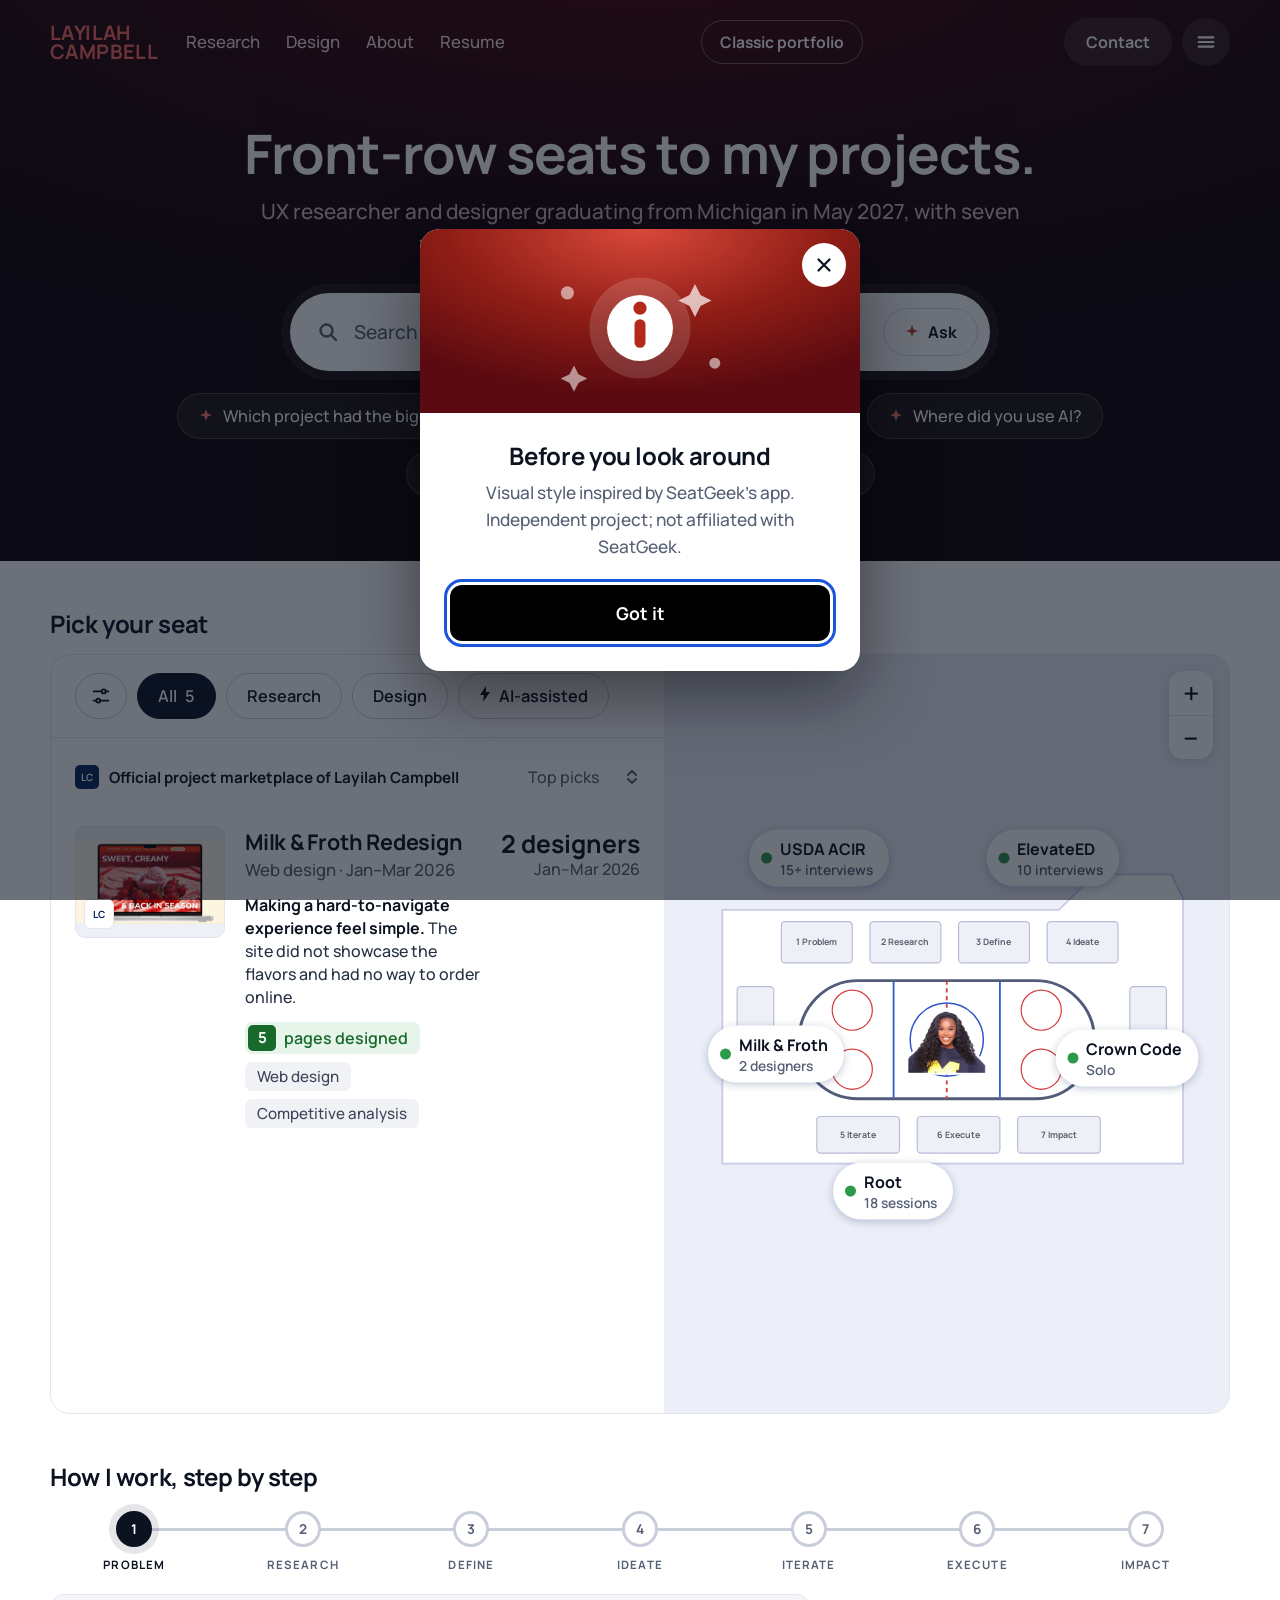
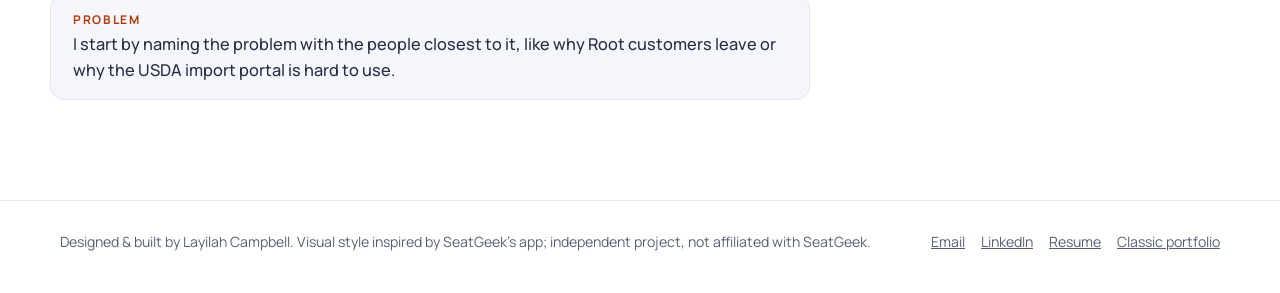
<file: index.html>
<!doctype html>
<html lang="en">
<head>
  <meta charset="utf-8">
  <meta name="viewport" content="width=device-width, initial-scale=1">
  <title>Layilah Campbell: UX Researcher &amp; Designer</title>
  <meta name="description" content="Five UX research and design case studies, shown frame by frame: Milk &amp; Froth, Root Insurance, Crown Code, USDA ACIR and Instructure ElevateED.">
  <meta property="og:type" content="website">
  <meta property="og:site_name" content="Layilah Campbell">
  <meta property="og:title" content="Layilah Campbell: UX Researcher &amp; Designer">
  <meta property="og:description" content="Five UX research and design case studies, shown frame by frame: Milk &amp; Froth, Root Insurance, Crown Code, USDA ACIR and Instructure ElevateED.">
  <meta property="og:image" content="https://layilahnasser.github.io/seatgeekportfolio/assets/img/og-card.jpg">
  <meta property="og:image:width" content="1200">
  <meta property="og:image:height" content="630">
  <meta property="og:image:alt" content="Layilah Campbell, UX research and design portfolio">
  <meta name="twitter:card" content="summary_large_image">
  <meta name="theme-color" content="#04285a">
  <link rel="icon" href="assets/favicon.svg" type="image/svg+xml">
  <link rel="stylesheet" href="css/styles.css">
</head>
<body data-page="home">
  <header id="hud" class="hud"></header>
  <main id="main" tabindex="-1"></main>
  <footer id="footer" class="footer"></footer>
  <script src="js/data.js"></script>
  <script src="js/inline.js"></script>
  <script src="js/main.js"></script>
  <script src="js/pages.js"></script>
</body>
</html>
</file>
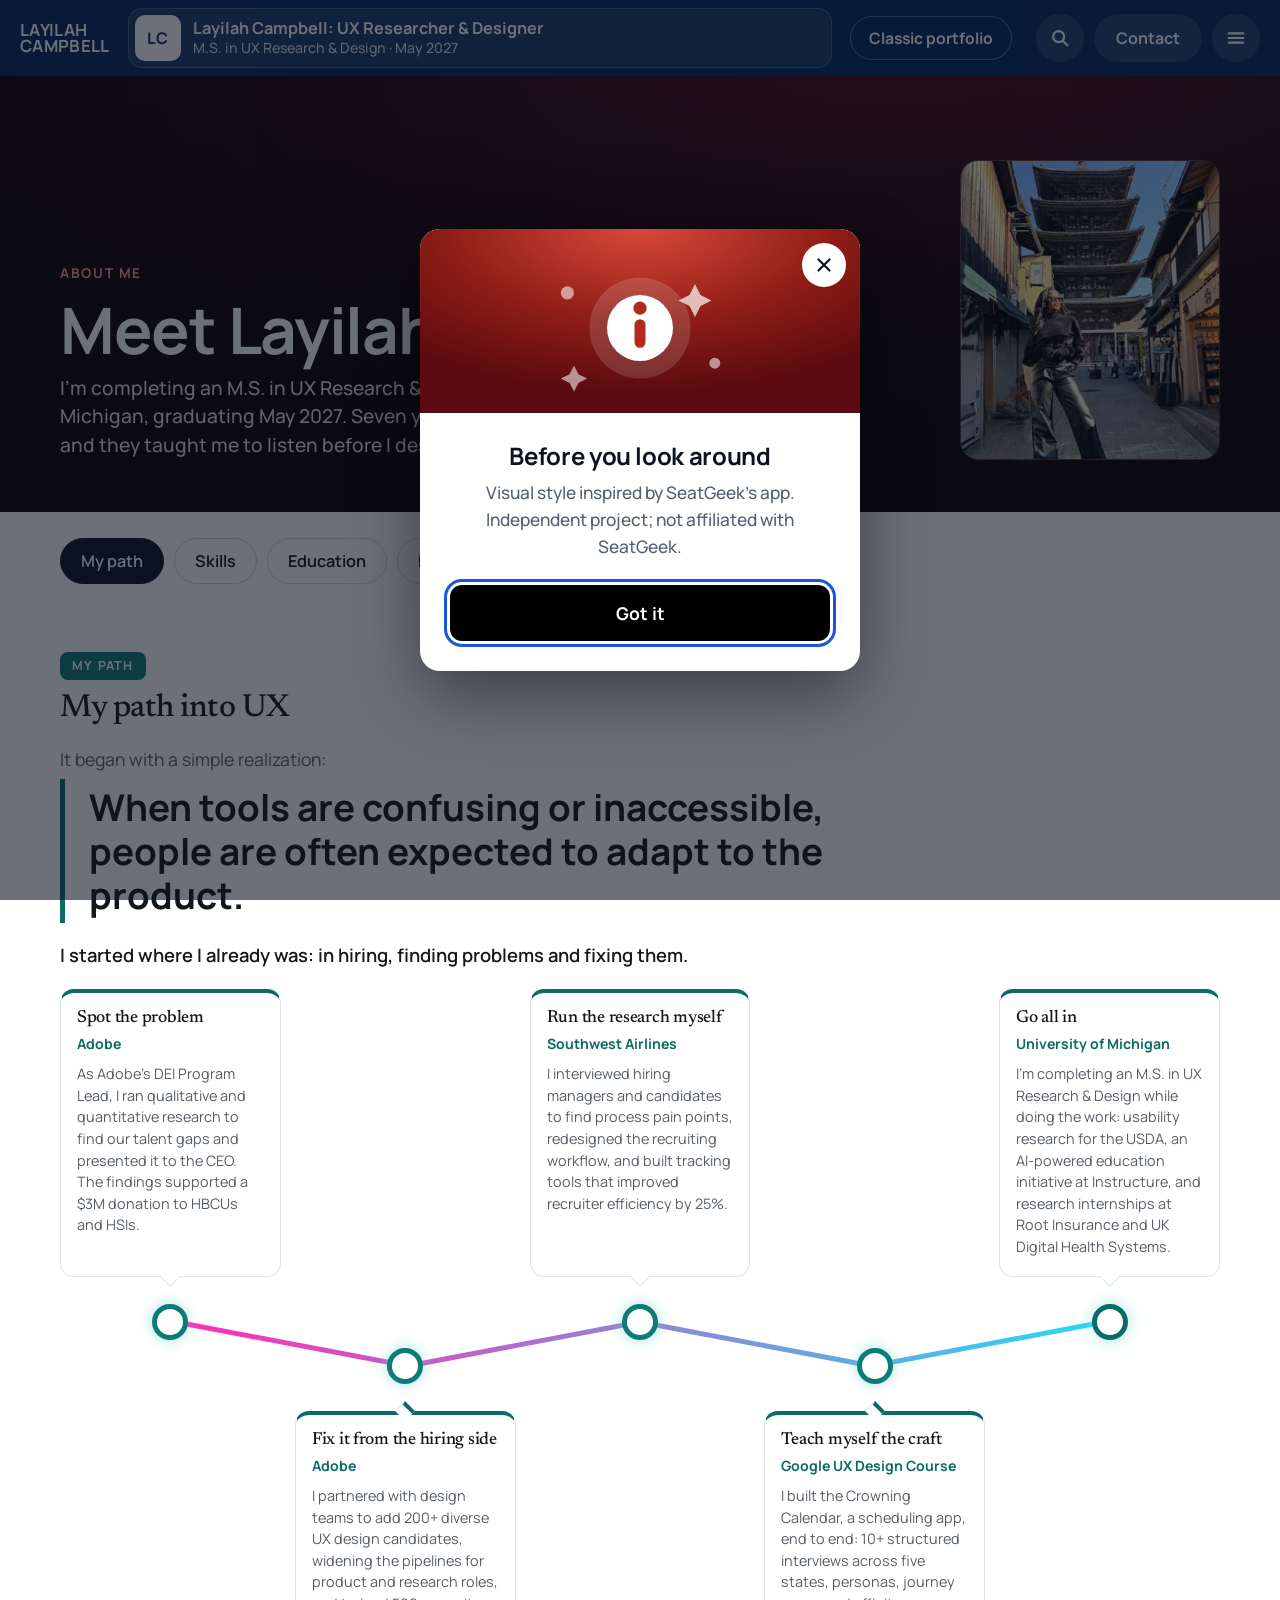
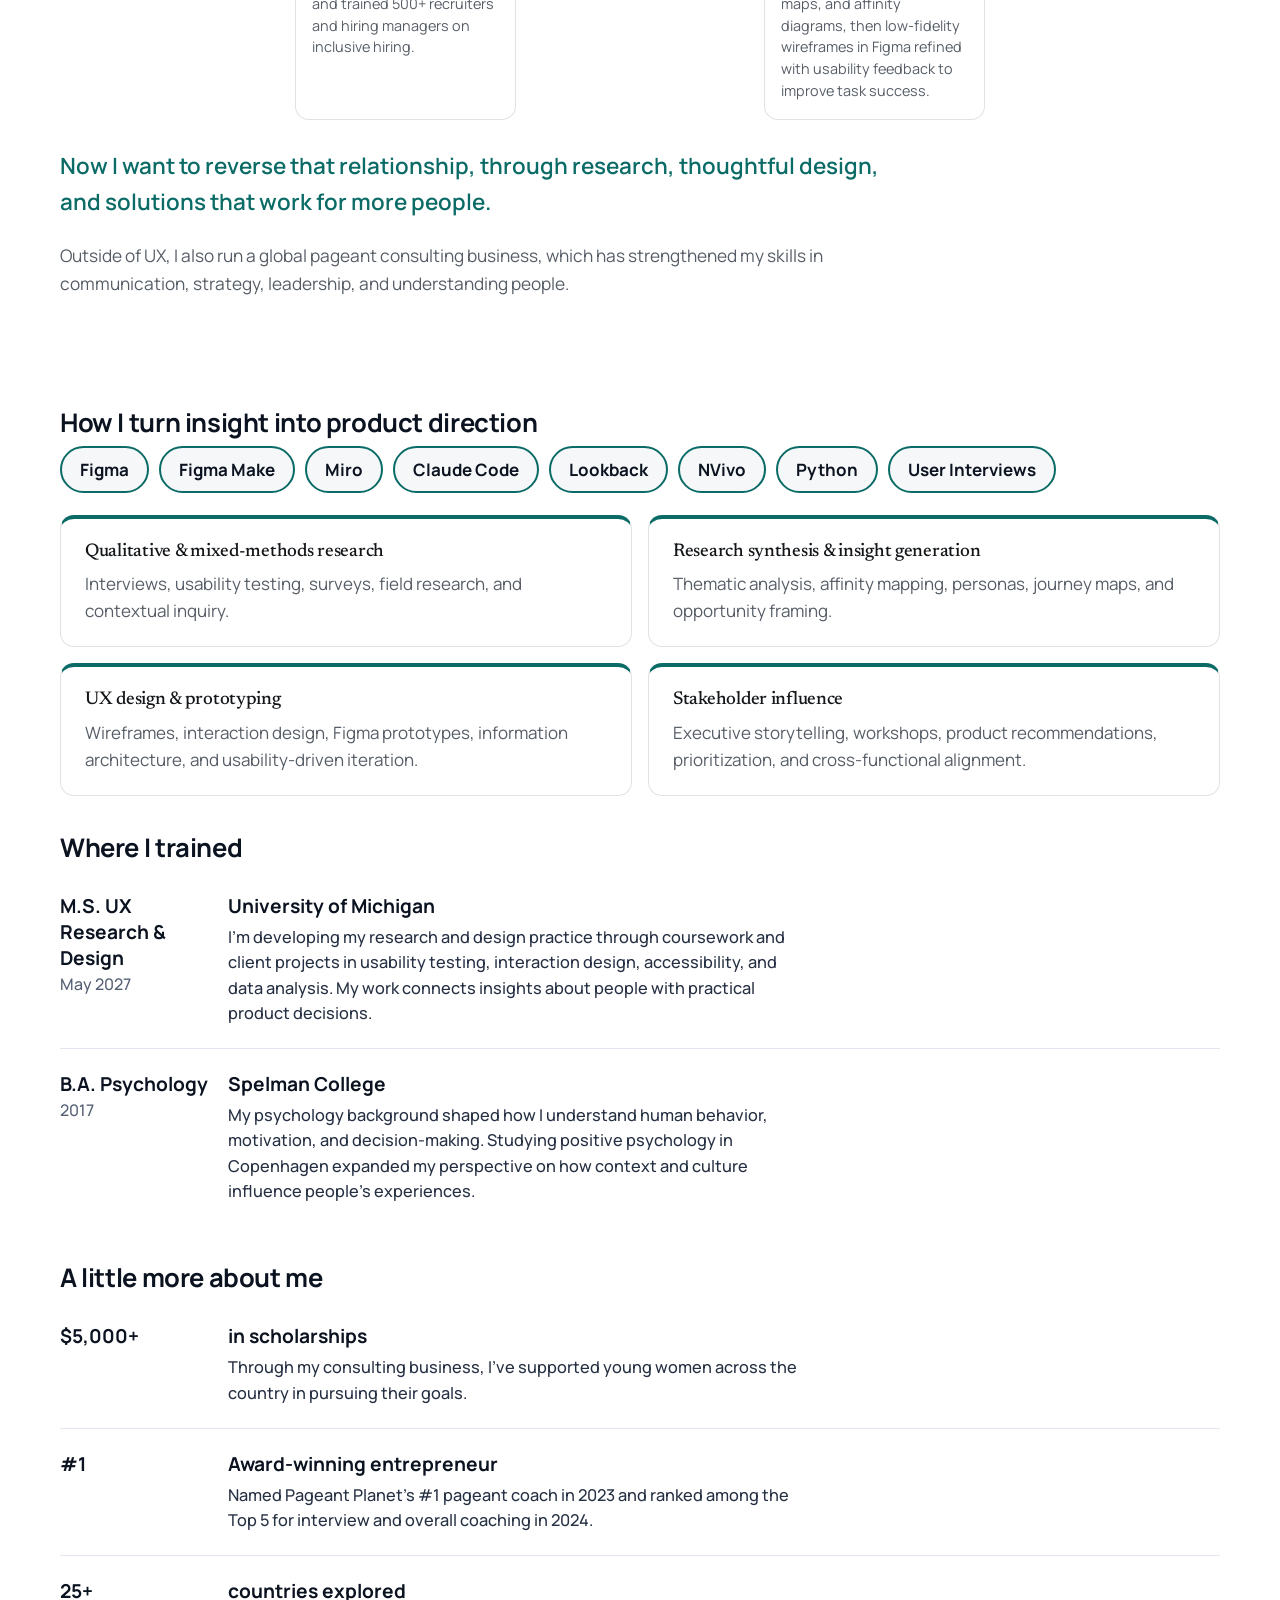
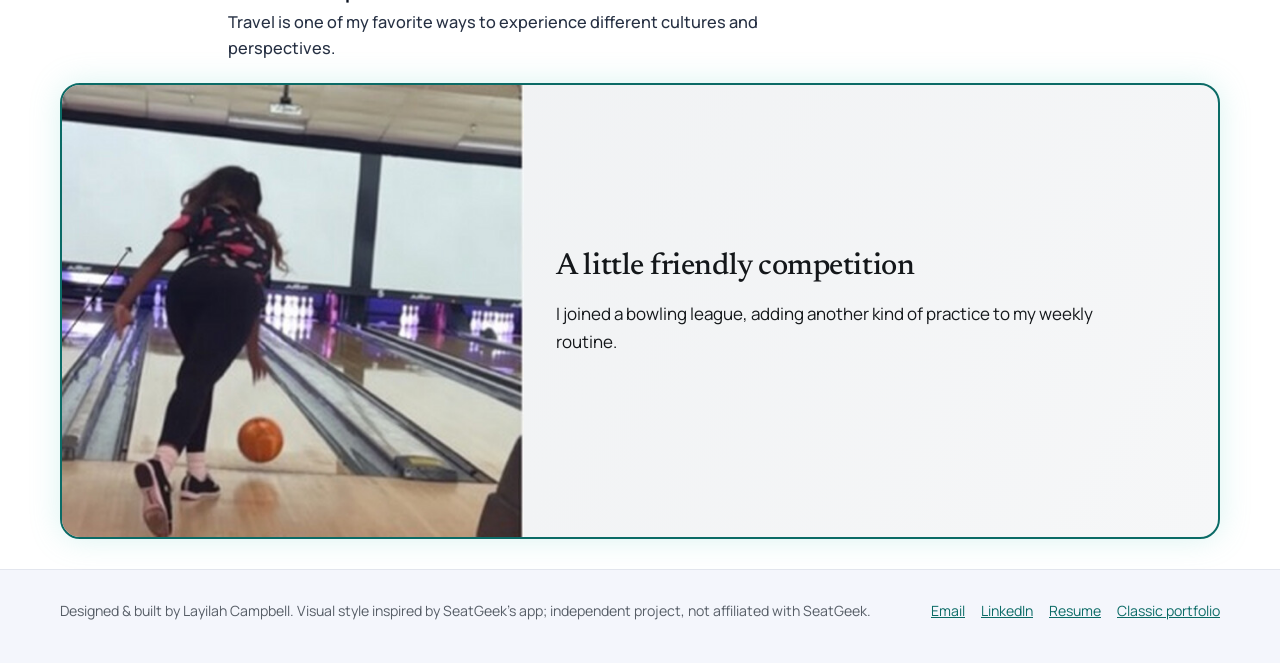
<file: about.html>
<!doctype html>
<html lang="en">
<head>
  <meta charset="utf-8">
  <meta name="viewport" content="width=device-width, initial-scale=1">
  <title>About Layilah Campbell | UX Researcher &amp; Designer</title>
  <meta name="description" content="From seven years of recruiting at Google, Adobe and Meta to UX research and design. Learn how Layilah works.">
  <meta property="og:type" content="website">
  <meta property="og:site_name" content="Layilah Campbell">
  <meta property="og:title" content="About Layilah Campbell | UX Researcher &amp; Designer">
  <meta property="og:description" content="From seven years of recruiting at Google, Adobe and Meta to UX research and design. Learn how Layilah works.">
  <meta property="og:image" content="https://layilahnasser.github.io/seatgeekportfolio/assets/img/og-card.jpg">
  <meta property="og:image:width" content="1200">
  <meta property="og:image:height" content="630">
  <meta property="og:image:alt" content="Layilah Campbell, UX research and design portfolio">
  <meta name="twitter:card" content="summary_large_image">
  <meta name="theme-color" content="#04285a">
  <link rel="icon" href="assets/favicon.svg" type="image/svg+xml">
  <link rel="stylesheet" href="css/styles.css">
</head>
<body data-page="about">
  <header id="hud" class="hud"></header>
  <main id="main" tabindex="-1"></main>
  <footer id="footer" class="footer"></footer>
  <script src="js/data.js"></script>
  <script src="js/main.js"></script>
  <script src="js/pages.js"></script>
</body>
</html>
</file>
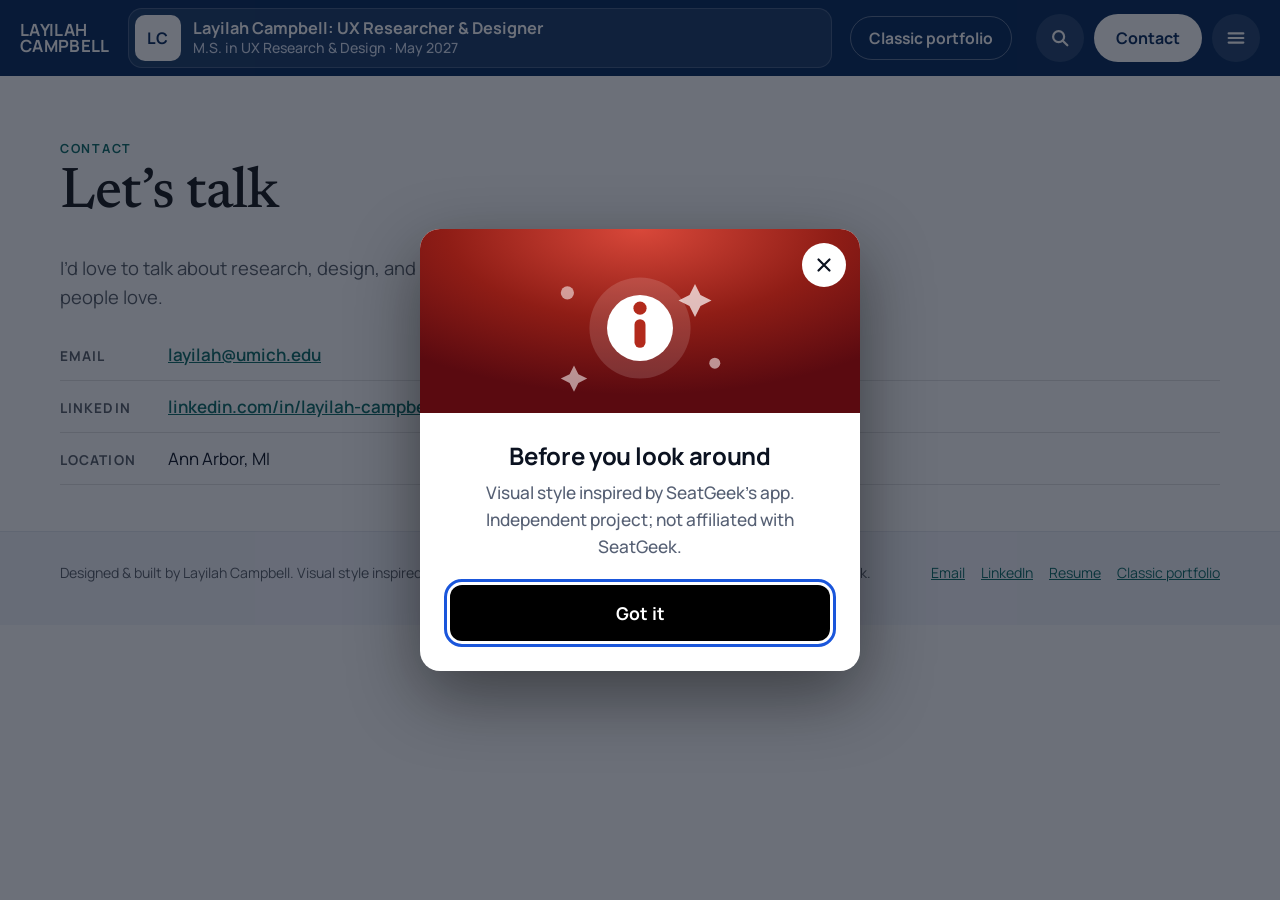
<file: contact.html>
<!doctype html>
<html lang="en">
<head>
  <meta charset="utf-8">
  <meta name="viewport" content="width=device-width, initial-scale=1">
  <title>Contact | Layilah Campbell</title>
  <meta name="description" content="Get in touch with Layilah Campbell about UX research and design roles.">
  <meta property="og:type" content="website">
  <meta property="og:site_name" content="Layilah Campbell">
  <meta property="og:title" content="Contact | Layilah Campbell">
  <meta property="og:description" content="Get in touch with Layilah Campbell about UX research and design roles.">
  <meta property="og:image" content="https://layilahnasser.github.io/seatgeekportfolio/assets/img/og-card.jpg">
  <meta property="og:image:width" content="1200">
  <meta property="og:image:height" content="630">
  <meta property="og:image:alt" content="Layilah Campbell, UX research and design portfolio">
  <meta name="twitter:card" content="summary_large_image">
  <meta name="theme-color" content="#04285a">
  <link rel="icon" href="assets/favicon.svg" type="image/svg+xml">
  <link rel="stylesheet" href="css/styles.css">
</head>
<body data-page="contact">
  <header id="hud" class="hud"></header>
  <main id="main" tabindex="-1"></main>
  <footer id="footer" class="footer"></footer>
  <script src="js/data.js"></script>
  <script src="js/main.js"></script>
  <script src="js/pages.js"></script>
</body>
</html>
</file>
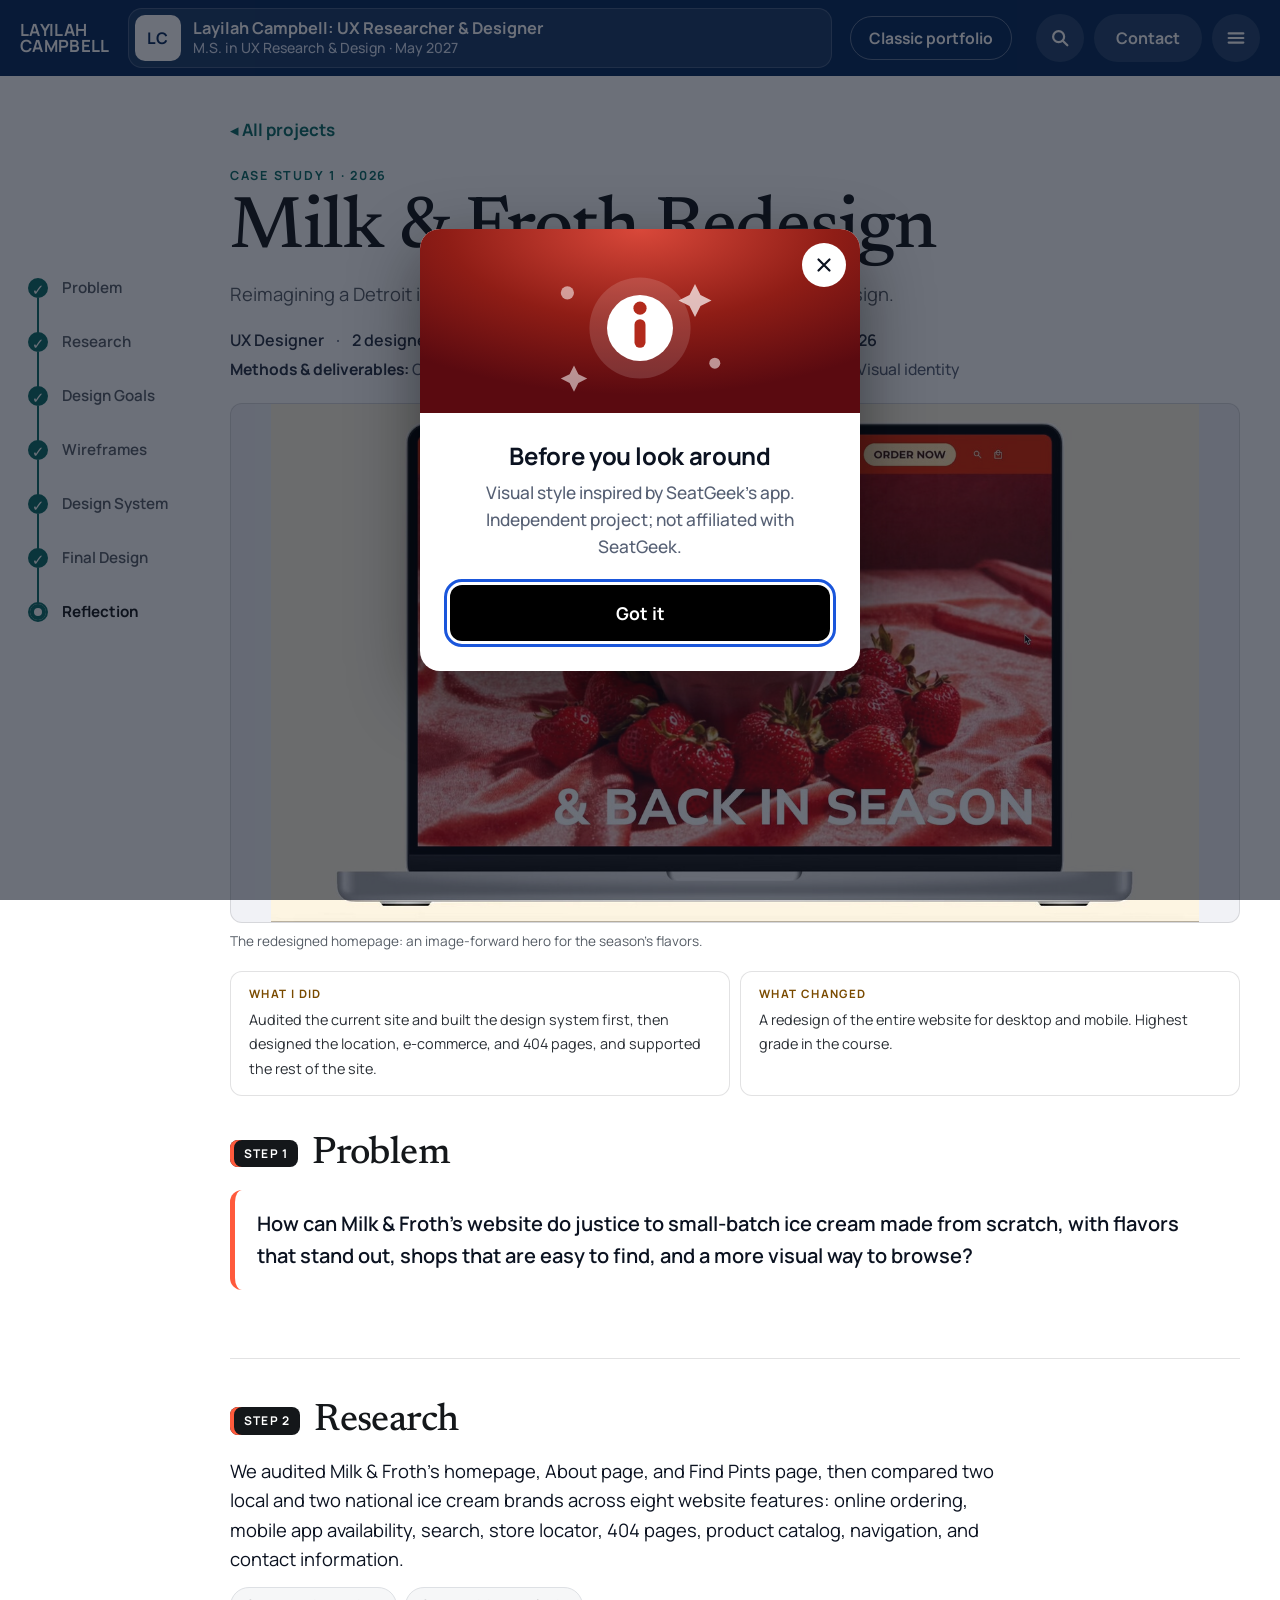
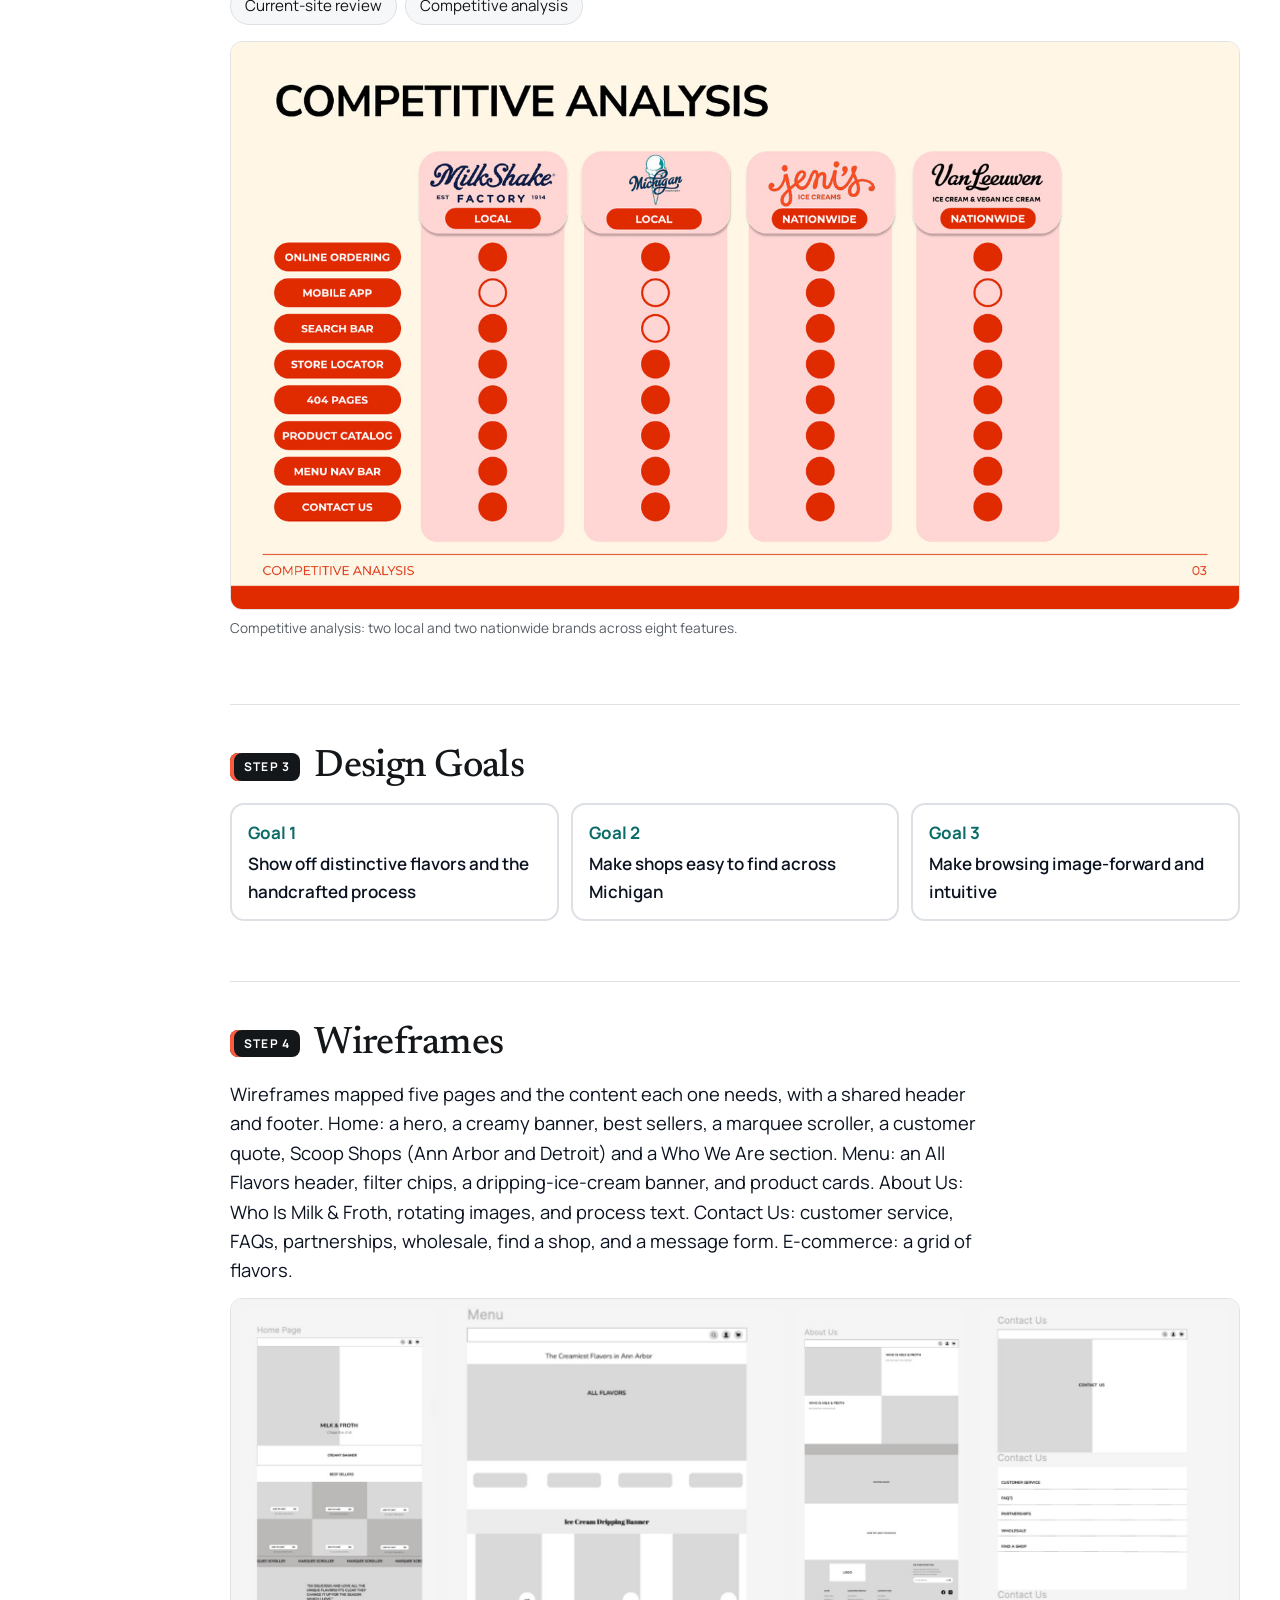
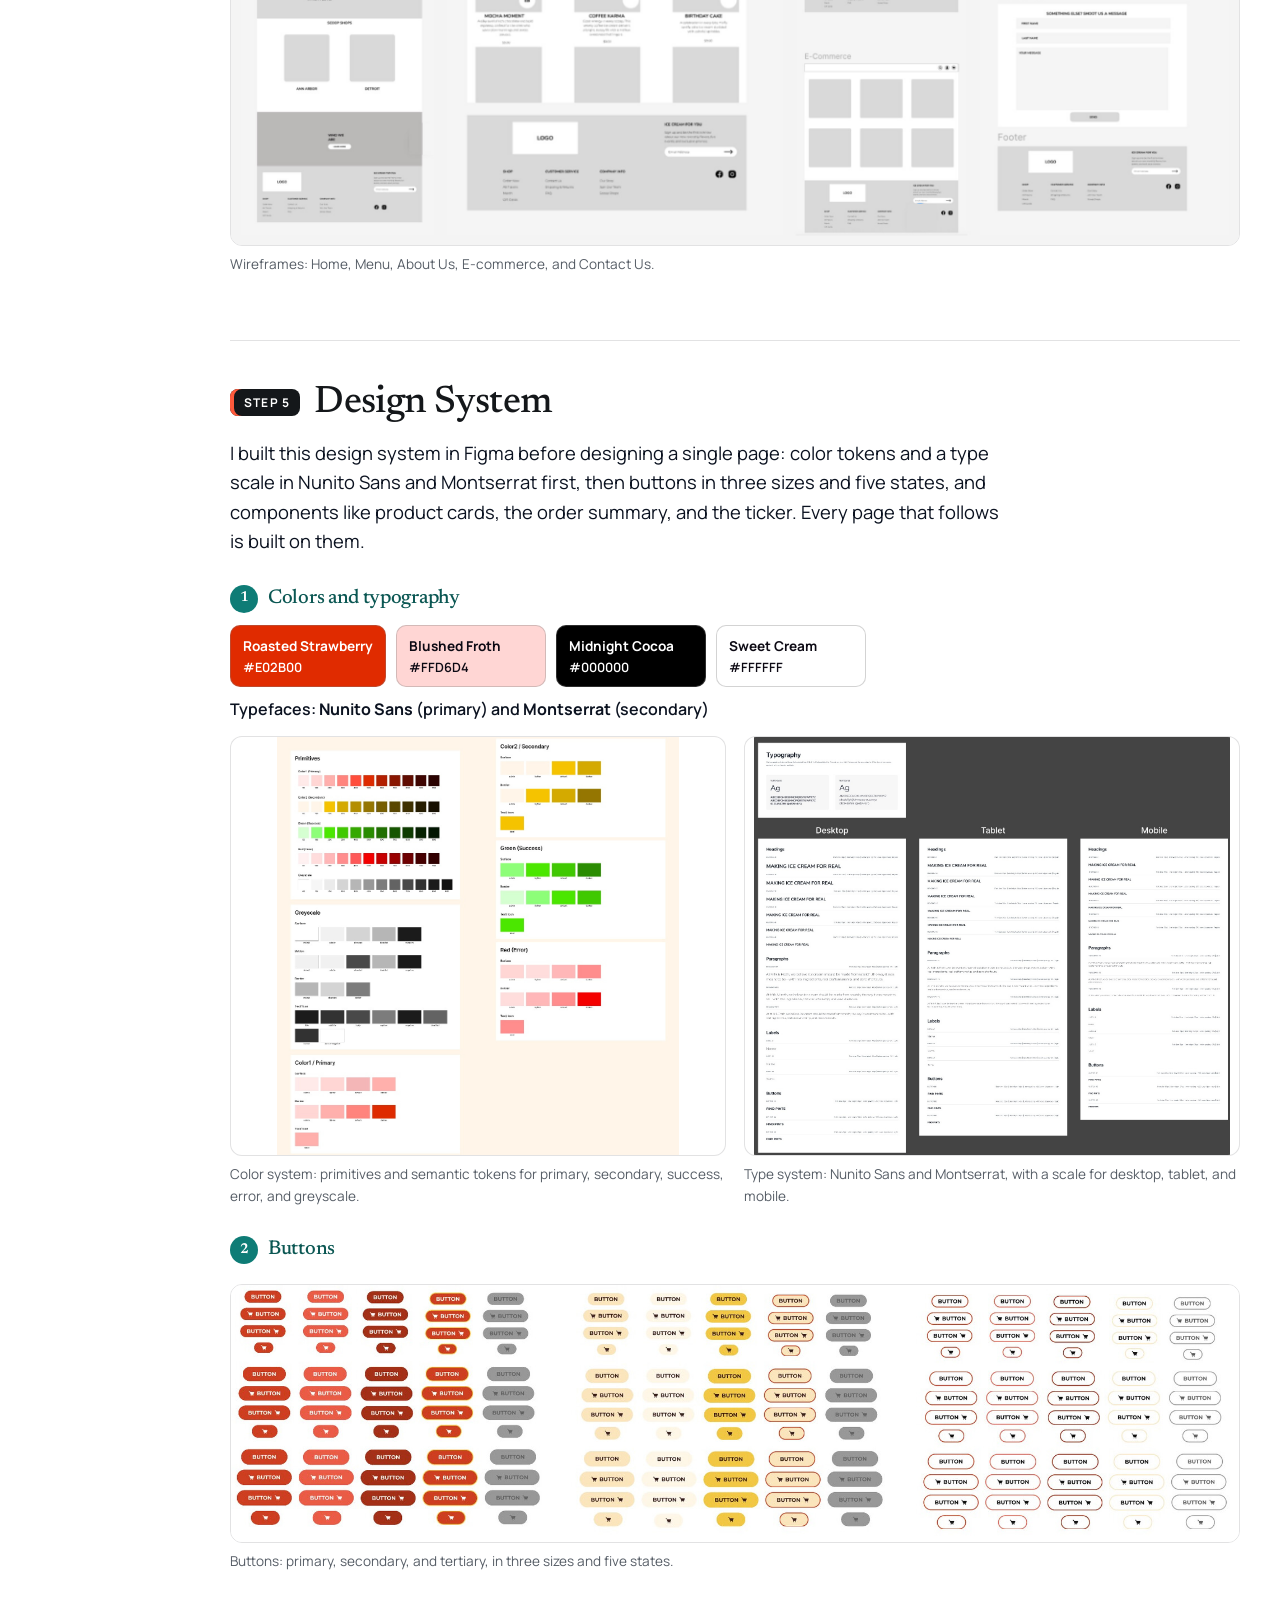
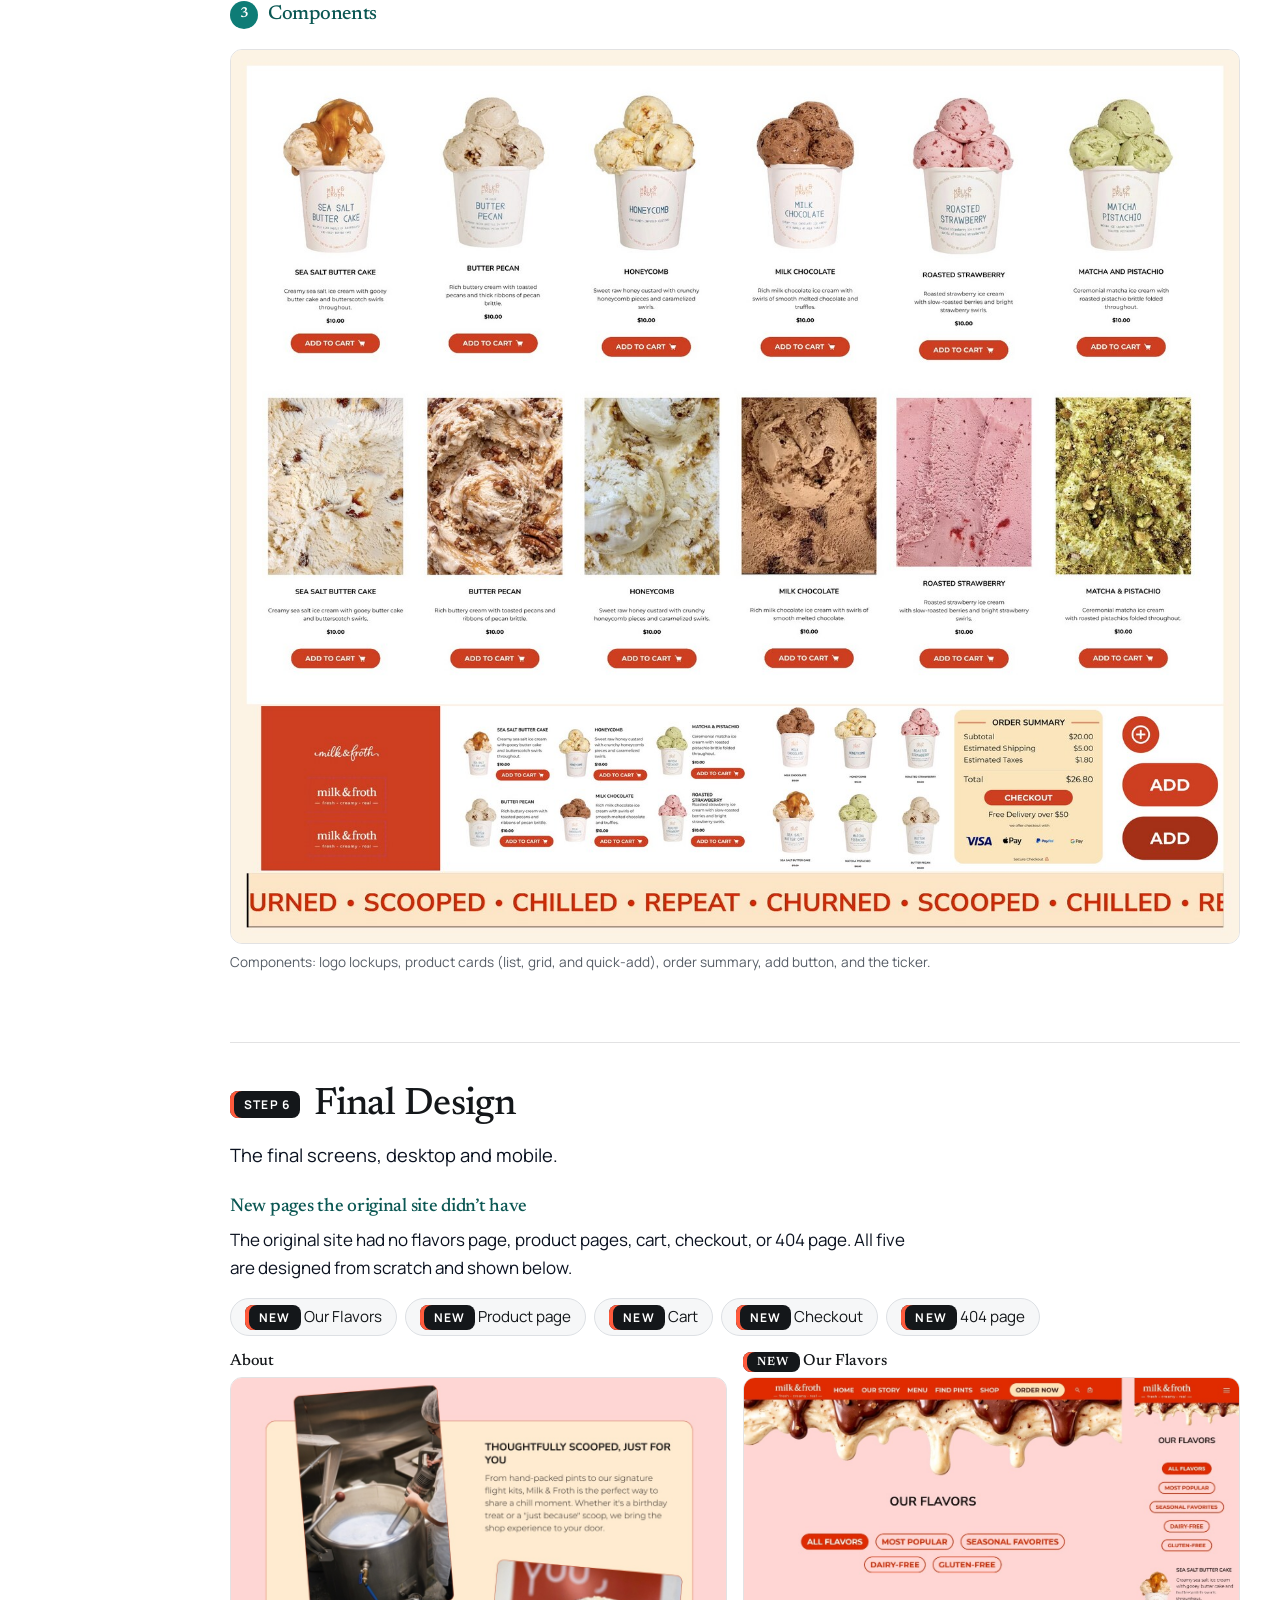
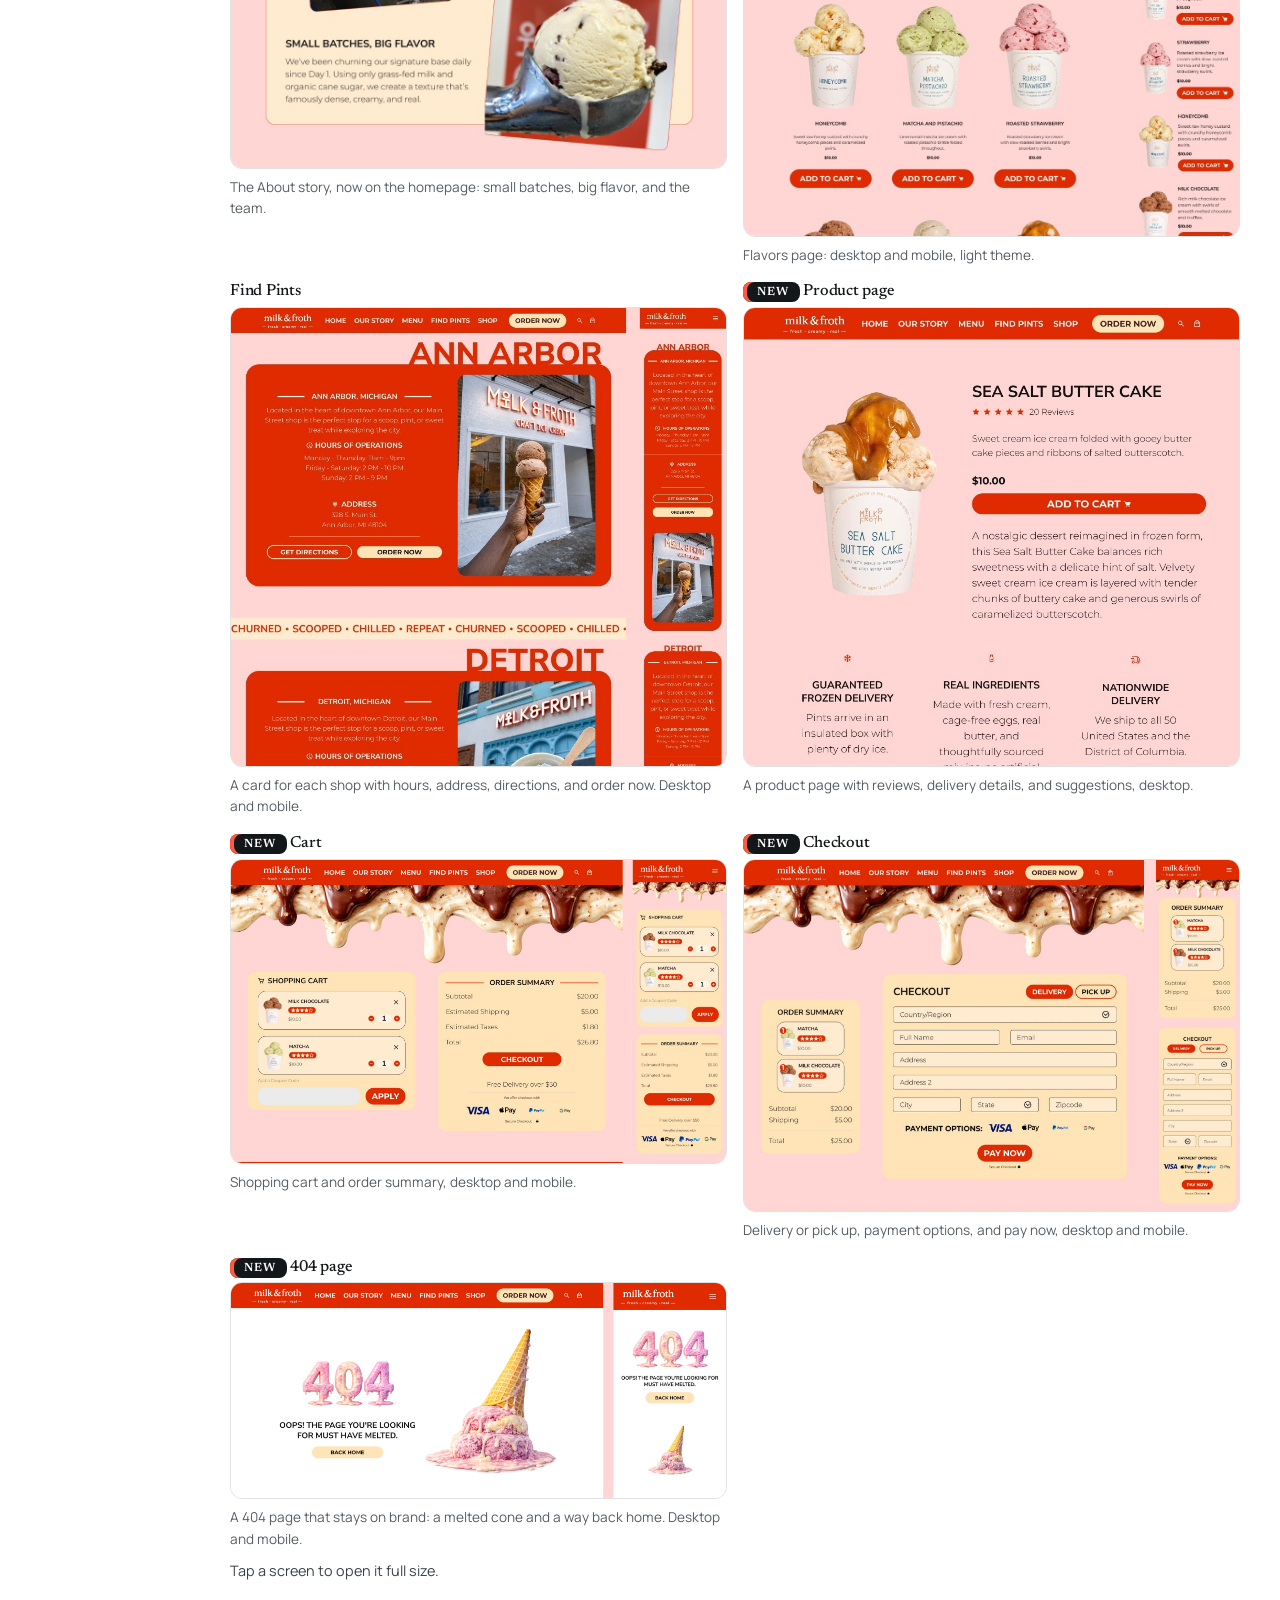
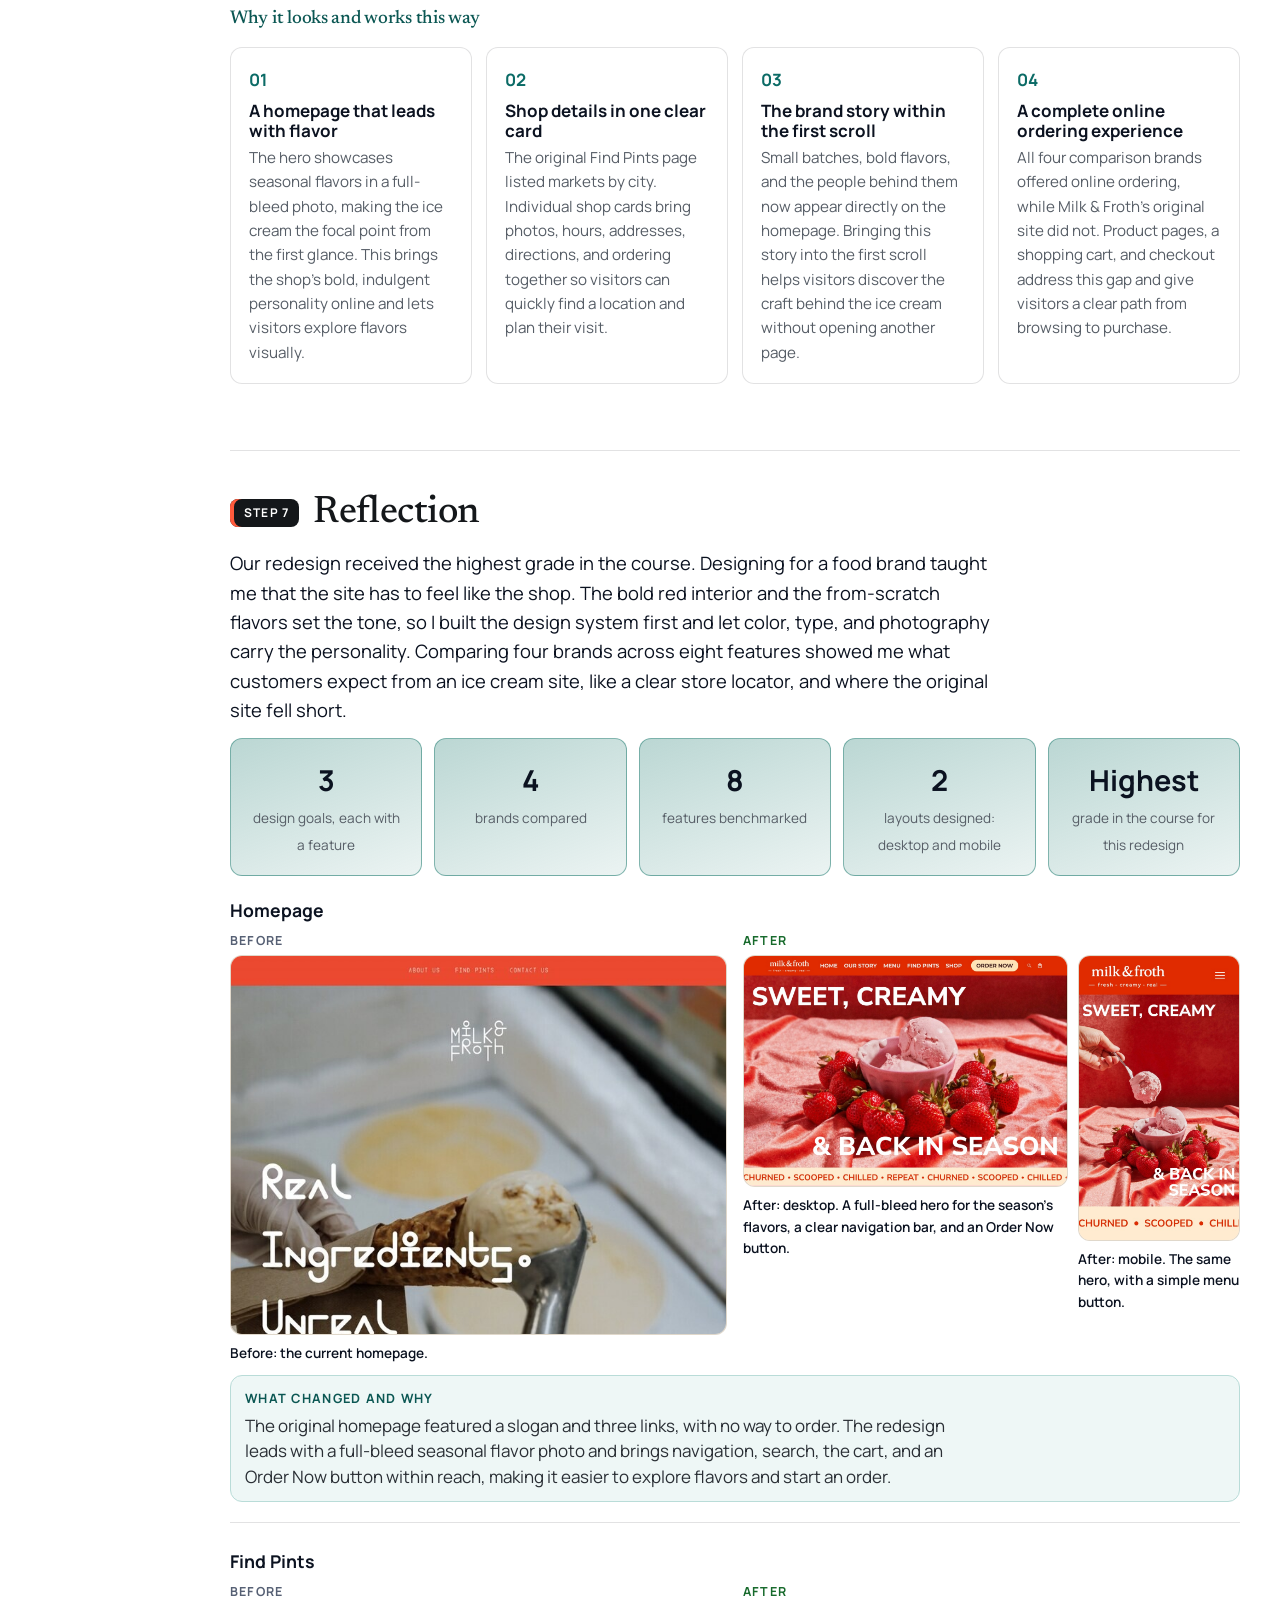
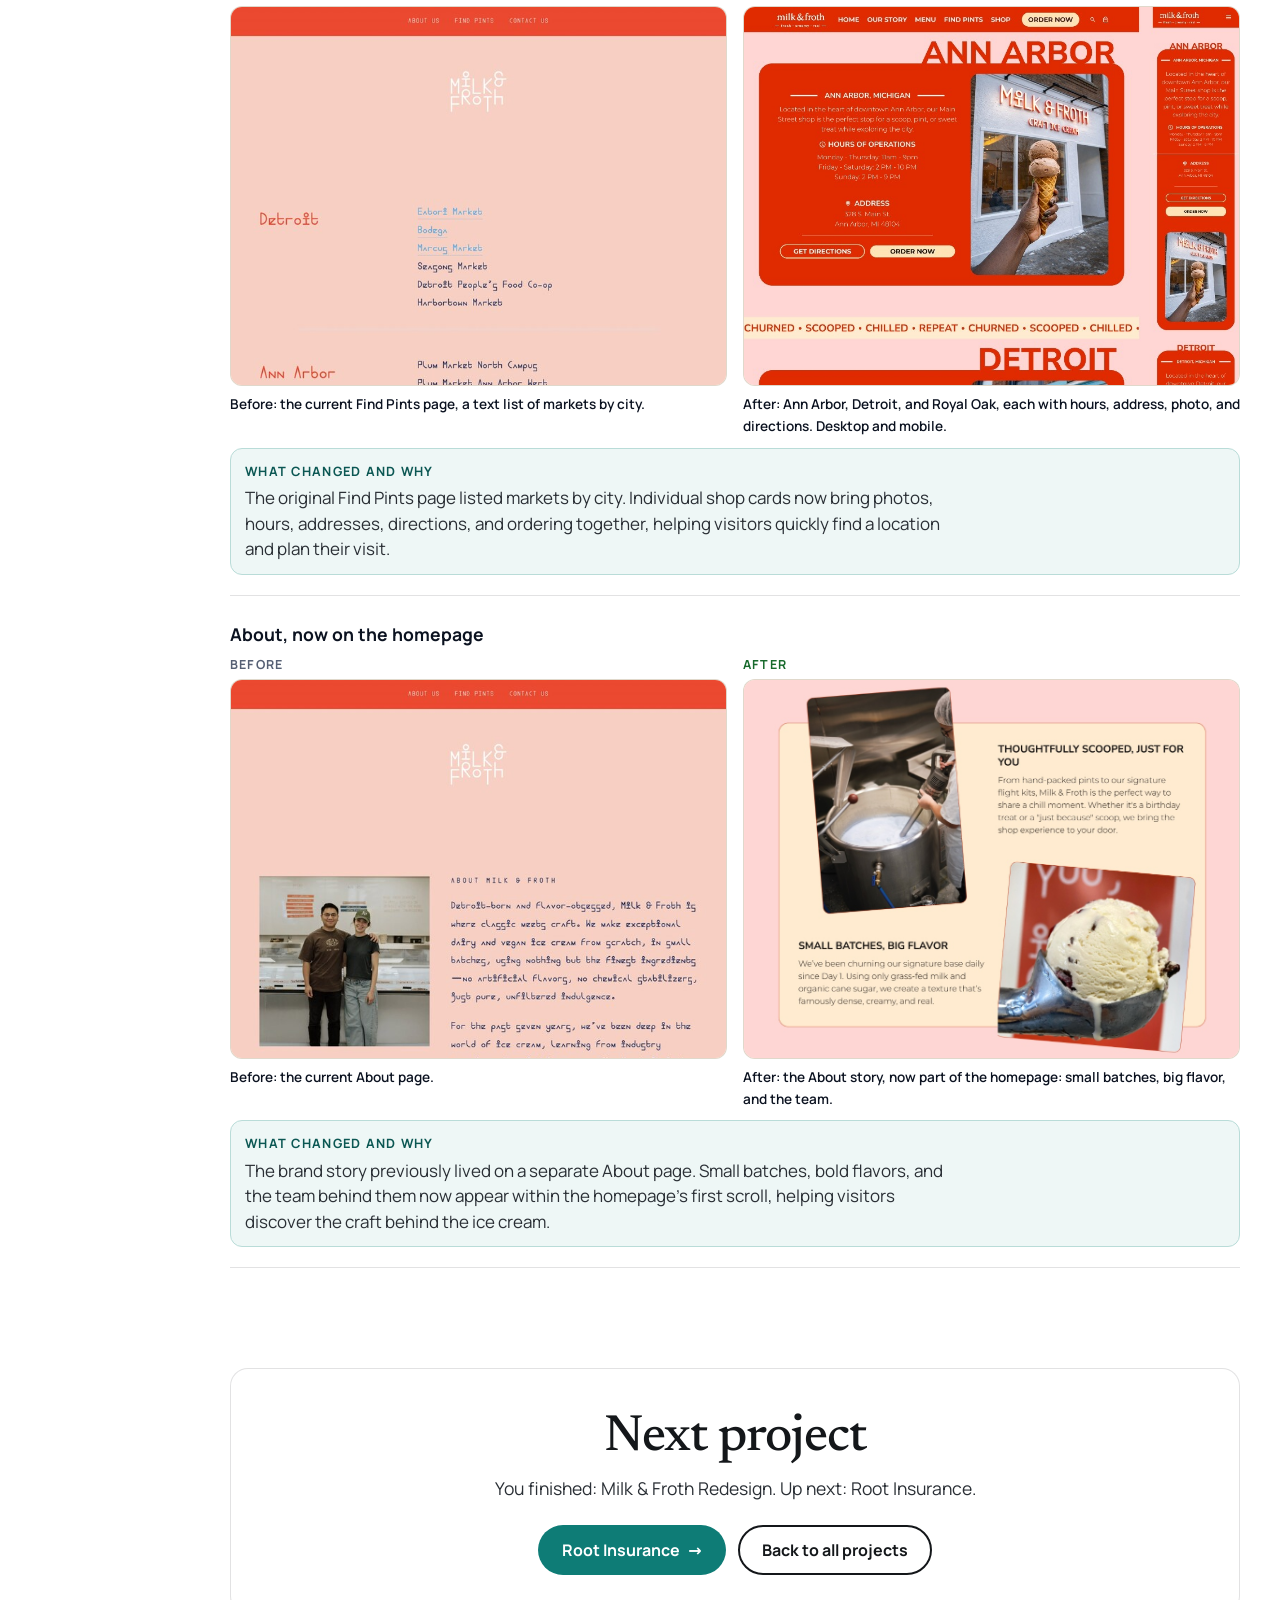
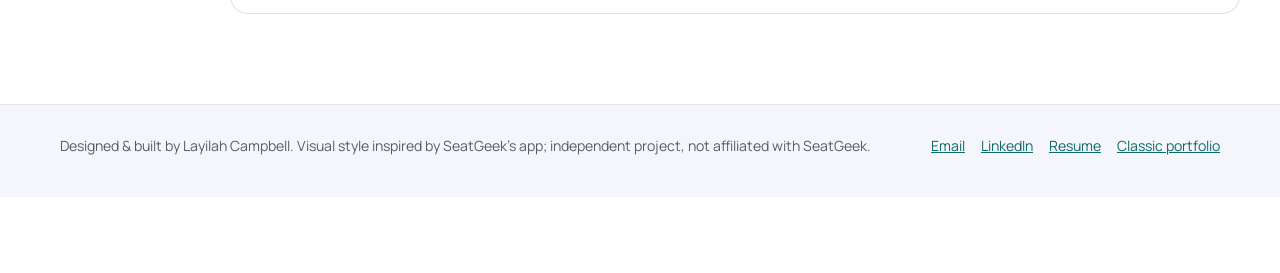
<file: project.html>
<!doctype html>
<html lang="en">
<head>
  <meta charset="utf-8">
  <meta name="viewport" content="width=device-width, initial-scale=1">
  <title>Case study | Layilah Campbell</title>
  <meta name="description" content="A UX research and design case study by Layilah Campbell, shown frame by frame.">
  <meta property="og:type" content="website">
  <meta property="og:site_name" content="Layilah Campbell">
  <meta property="og:title" content="Case study | Layilah Campbell">
  <meta property="og:description" content="A UX research and design case study by Layilah Campbell, shown frame by frame.">
  <meta property="og:image" content="https://layilahnasser.github.io/seatgeekportfolio/assets/img/og-card.jpg">
  <meta property="og:image:width" content="1200">
  <meta property="og:image:height" content="630">
  <meta property="og:image:alt" content="Layilah Campbell, UX research and design portfolio">
  <meta name="twitter:card" content="summary_large_image">
  <meta name="theme-color" content="#04285a">
  <link rel="icon" href="assets/favicon.svg" type="image/svg+xml">
  <link rel="stylesheet" href="css/styles.css">
</head>
<body data-page="project">
  <header id="hud" class="hud"></header>
  <main id="main" tabindex="-1"></main>
  <footer id="footer" class="footer"></footer>
  <script src="js/data.js"></script>
  <script src="js/main.js"></script>
  <script src="js/pages.js"></script>
</body>
</html>
</file>
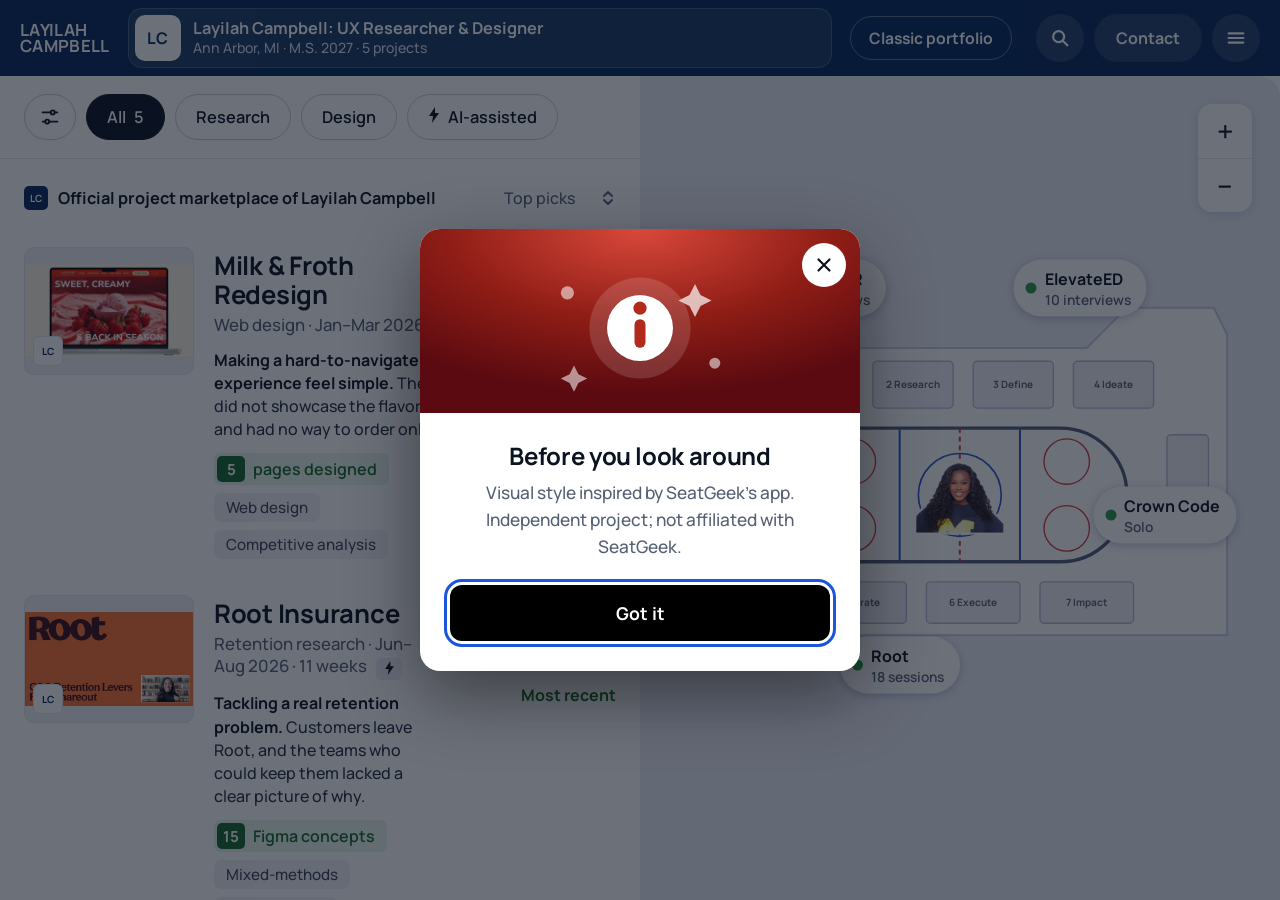
<file: projects.html>
<!doctype html>
<html lang="en">
<head>
  <meta charset="utf-8">
  <meta name="viewport" content="width=device-width, initial-scale=1">
  <title>Layilah Campbell: UX Researcher &amp; Designer</title>
  <meta name="description" content="Five UX research and design case studies, shown frame by frame: Milk &amp; Froth, Root Insurance, Crown Code, USDA ACIR and Instructure ElevateED.">
  <meta property="og:type" content="website">
  <meta property="og:site_name" content="Layilah Campbell">
  <meta property="og:title" content="Layilah Campbell: UX Researcher &amp; Designer">
  <meta property="og:description" content="Five UX research and design case studies, shown frame by frame: Milk &amp; Froth, Root Insurance, Crown Code, USDA ACIR and Instructure ElevateED.">
  <meta property="og:image" content="https://layilahnasser.github.io/seatgeekportfolio/assets/img/og-card.jpg">
  <meta property="og:image:width" content="1200">
  <meta property="og:image:height" content="630">
  <meta property="og:image:alt" content="Layilah Campbell, UX research and design portfolio">
  <meta name="twitter:card" content="summary_large_image">
  <meta name="theme-color" content="#04285a">
  <link rel="icon" href="assets/favicon.svg" type="image/svg+xml">
  <link rel="stylesheet" href="css/styles.css">
</head>
<body data-page="projects">
  <header id="hud" class="hud"></header>
  <main id="main" tabindex="-1"></main>
  <footer id="footer" class="footer"></footer>
  <script src="js/data.js"></script>
  <script src="js/inline.js"></script>
  <script src="js/main.js"></script>
  <script src="js/pages.js"></script>
</body>
</html>
</file>
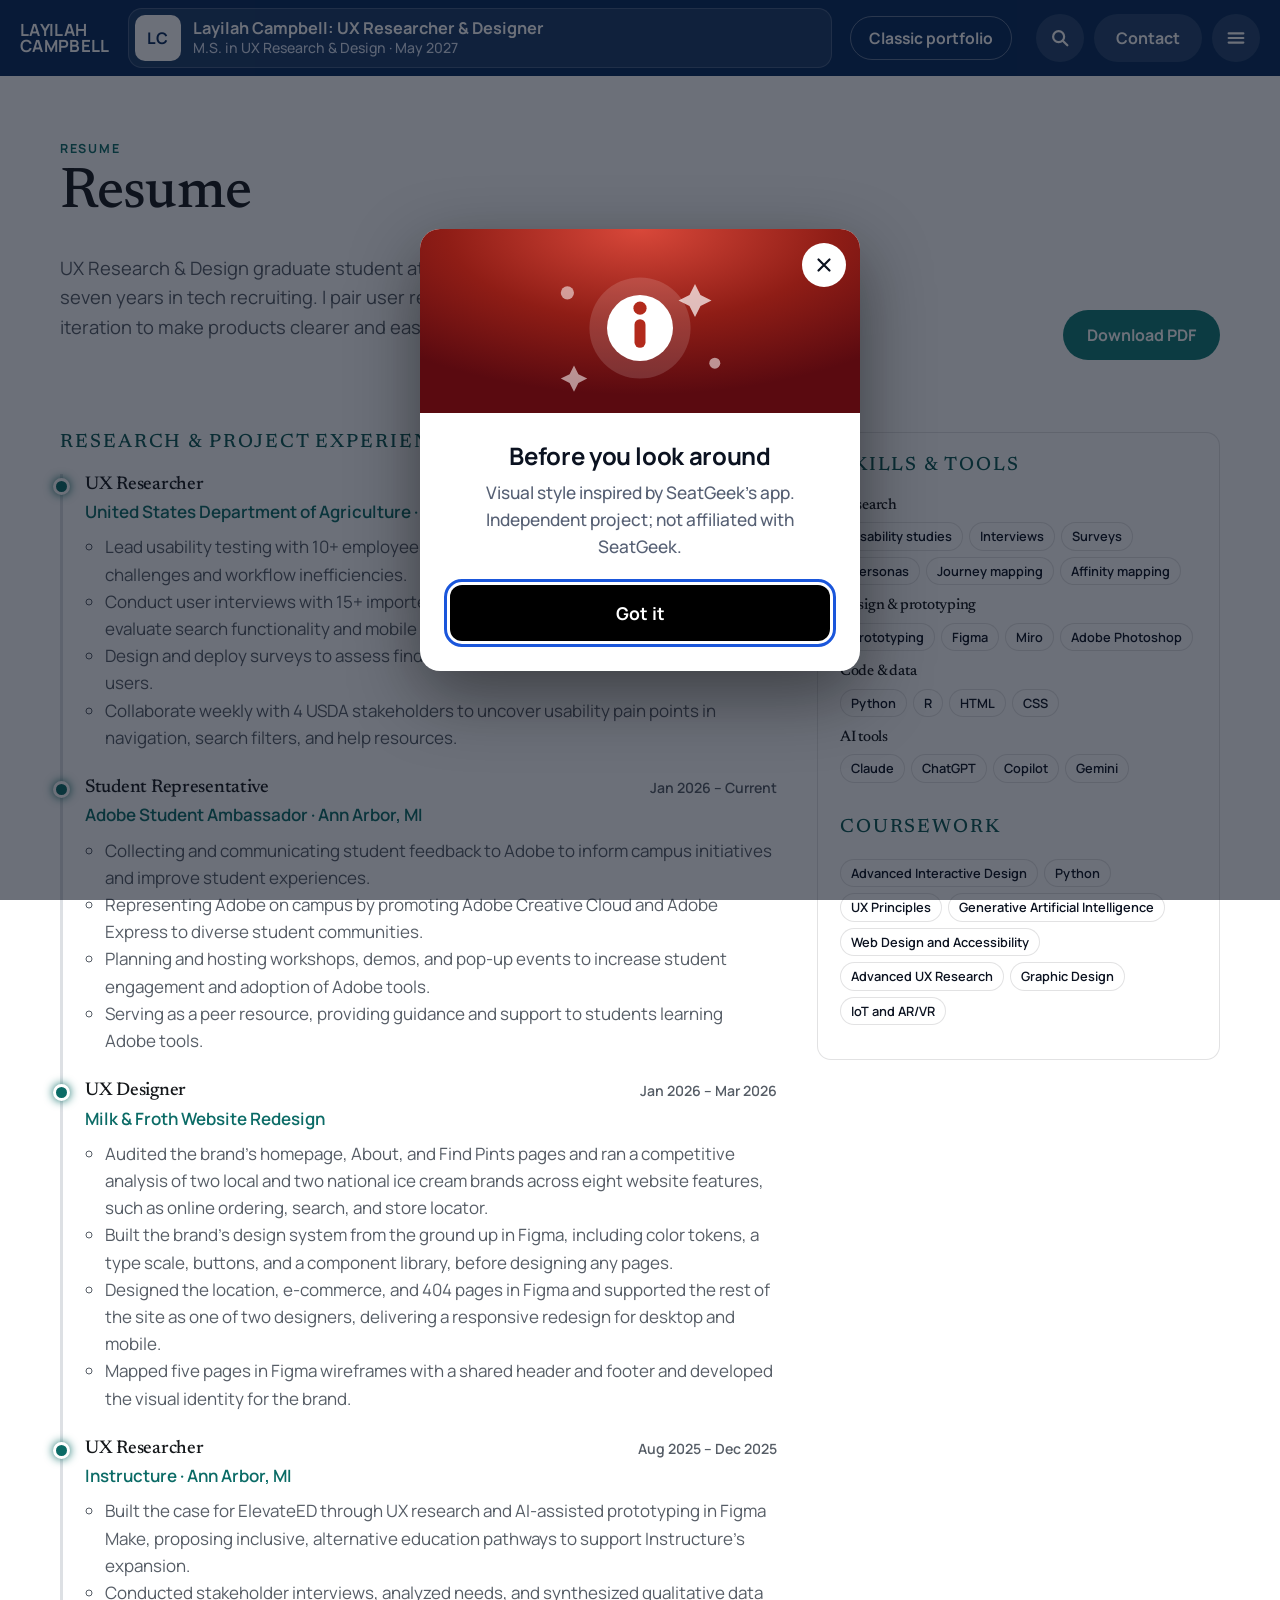
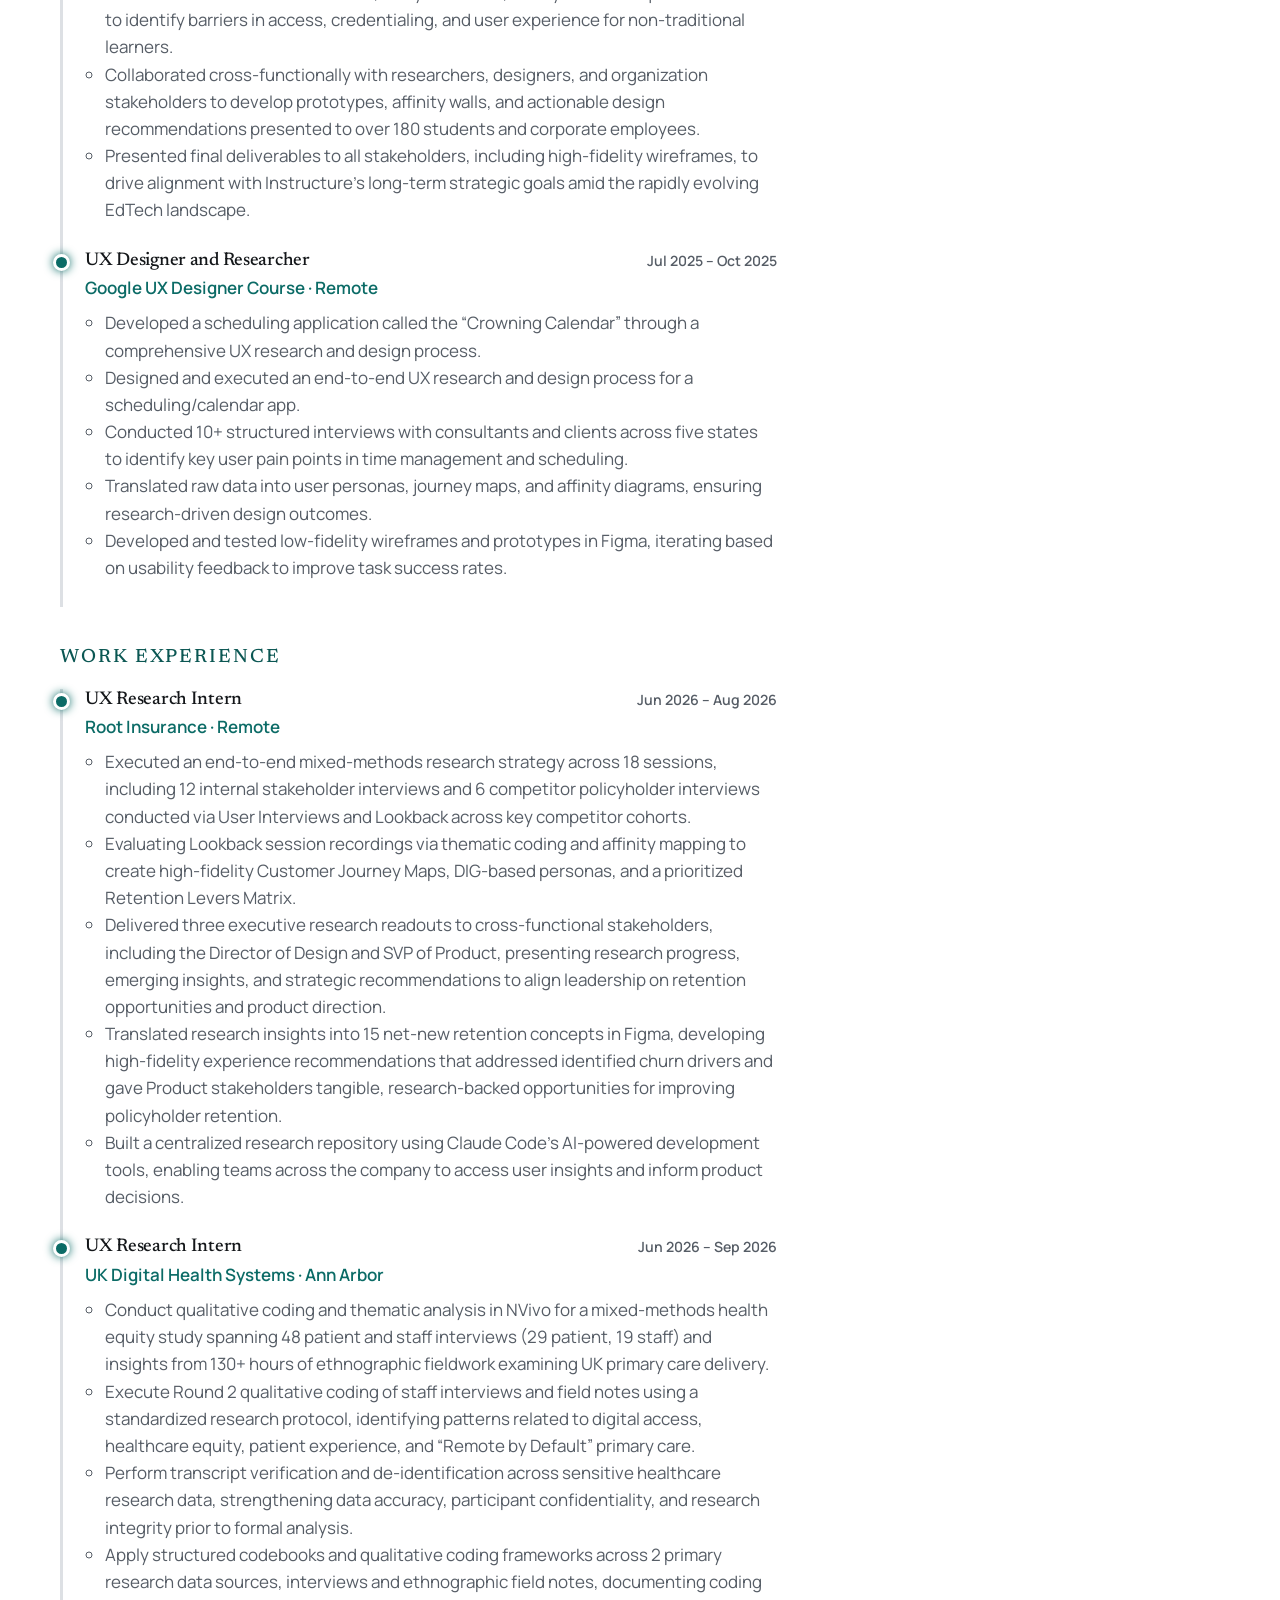
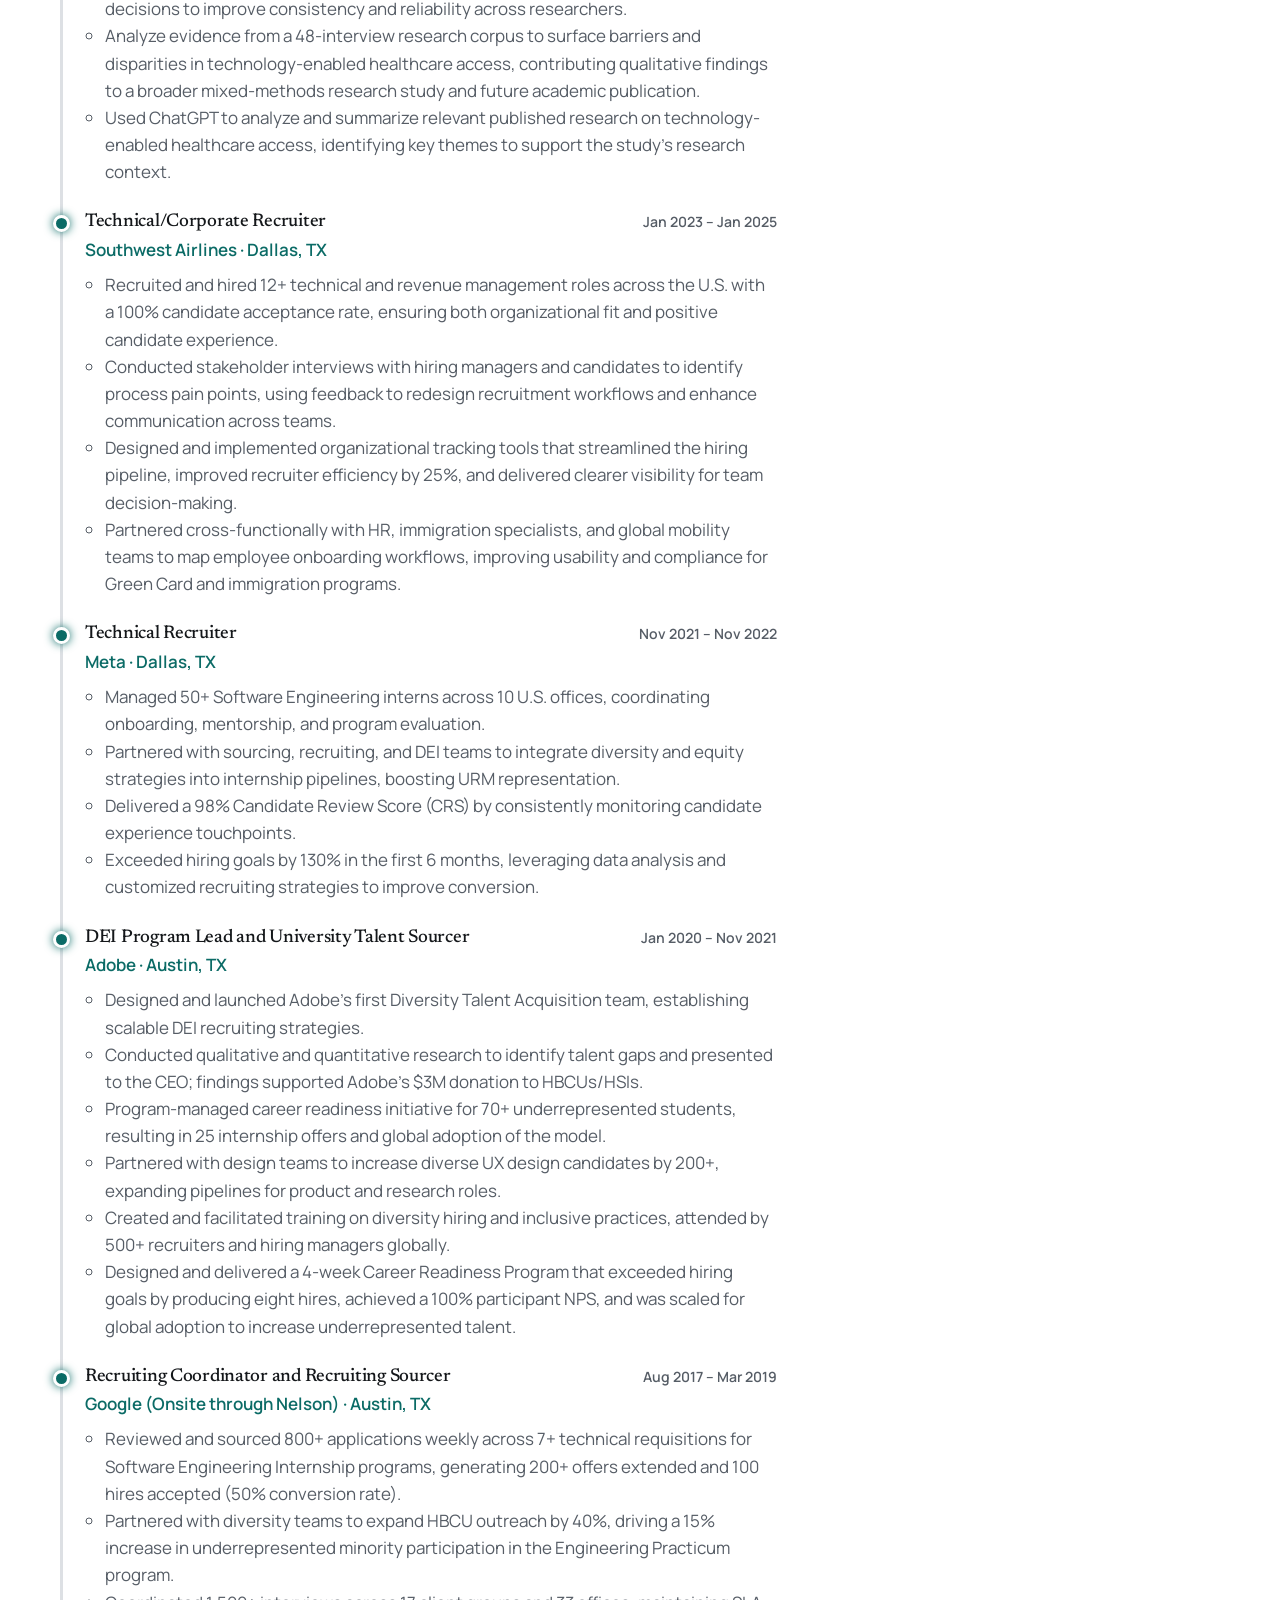
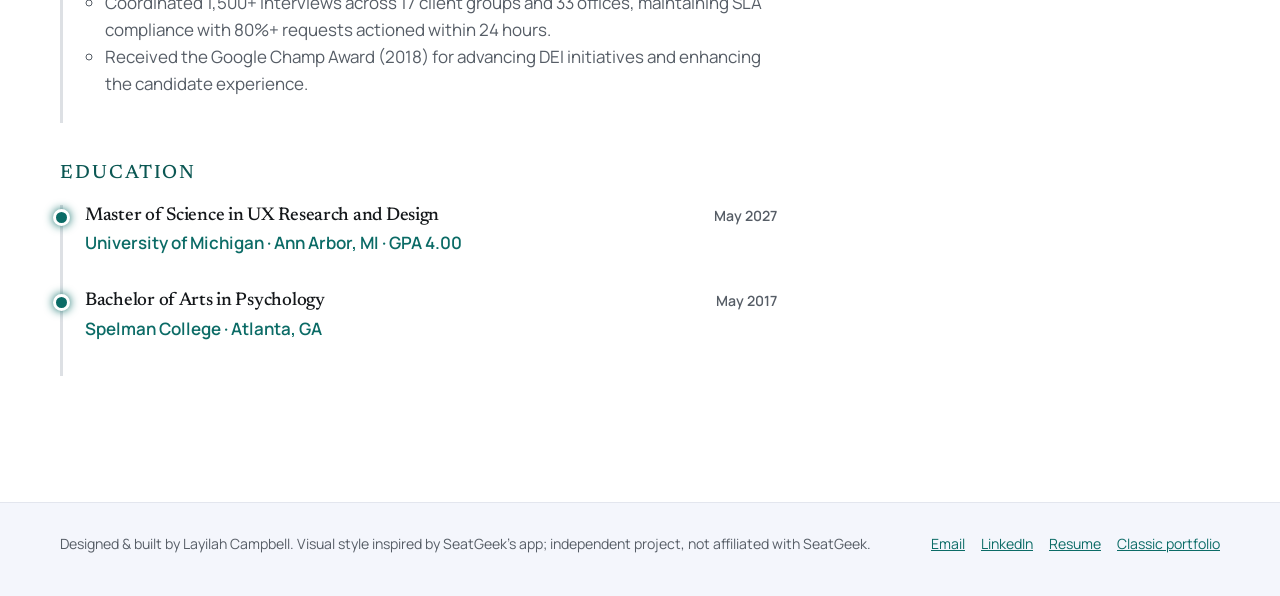
<file: resume.html>
<!doctype html>
<html lang="en">
<head>
  <meta charset="utf-8">
  <meta name="viewport" content="width=device-width, initial-scale=1">
  <title>Resume | Layilah Campbell</title>
  <meta name="description" content="Experience, education and skills for Layilah Campbell, UX researcher and designer.">
  <meta property="og:type" content="website">
  <meta property="og:site_name" content="Layilah Campbell">
  <meta property="og:title" content="Resume | Layilah Campbell">
  <meta property="og:description" content="Experience, education and skills for Layilah Campbell, UX researcher and designer.">
  <meta property="og:image" content="https://layilahnasser.github.io/seatgeekportfolio/assets/img/og-card.jpg">
  <meta property="og:image:width" content="1200">
  <meta property="og:image:height" content="630">
  <meta property="og:image:alt" content="Layilah Campbell, UX research and design portfolio">
  <meta name="twitter:card" content="summary_large_image">
  <meta name="theme-color" content="#04285a">
  <link rel="icon" href="assets/favicon.svg" type="image/svg+xml">
  <link rel="stylesheet" href="css/styles.css">
</head>
<body data-page="resume">
  <header id="hud" class="hud"></header>
  <main id="main" tabindex="-1"></main>
  <footer id="footer" class="footer"></footer>
  <script src="js/data.js"></script>
  <script src="js/main.js"></script>
  <script src="js/pages.js"></script>
</body>
</html>
</file>
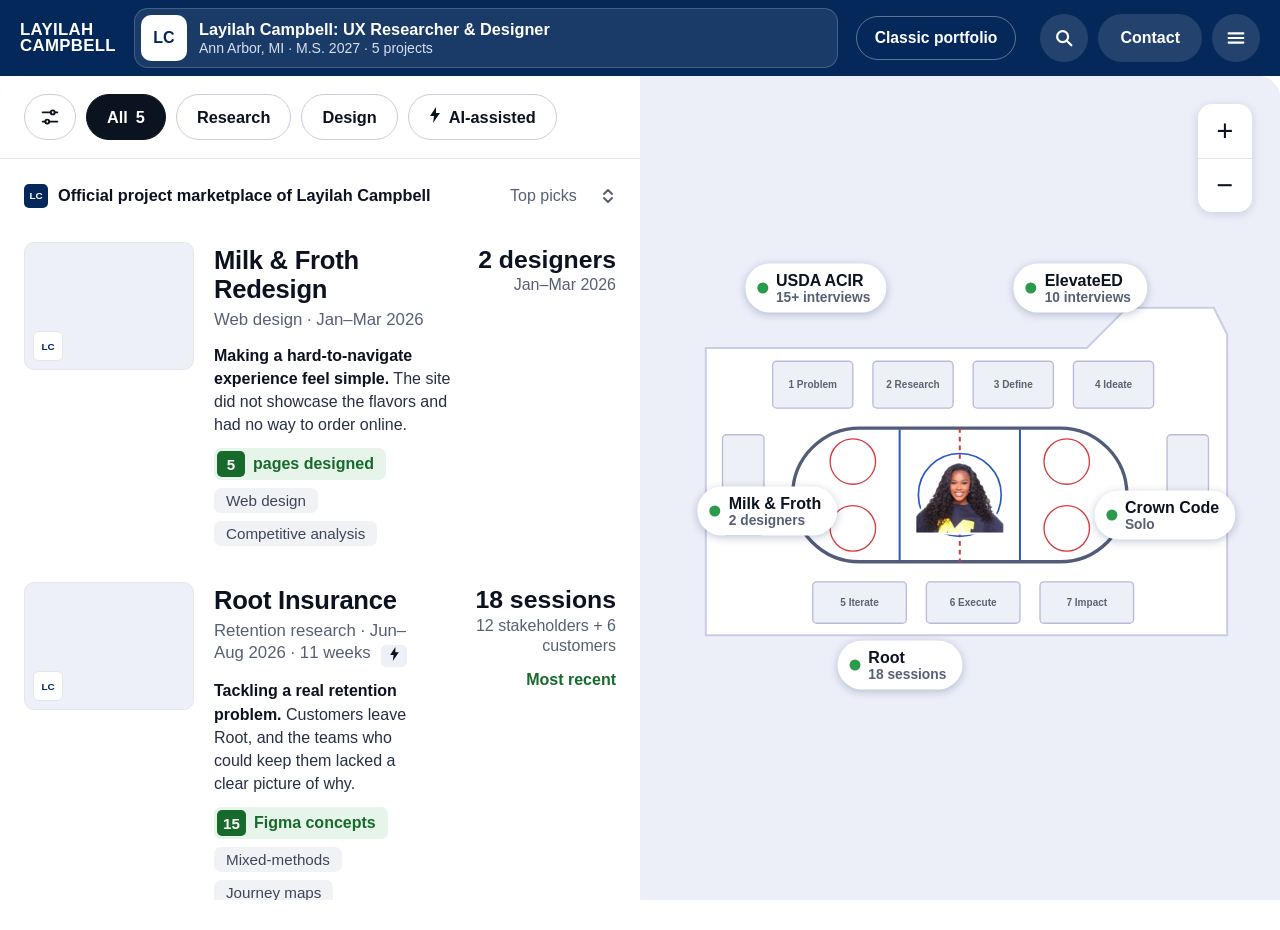
<file: work.html>
<!doctype html>
<html lang="en">
<head>
  <meta http-equiv="refresh" content="0; url=projects.html">
  <link rel="canonical" href="projects.html">
  <meta charset="utf-8">
  <meta name="viewport" content="width=device-width, initial-scale=1">
  <title>My Work | Layilah Campbell</title>
  <meta name="description" content="Five case studies in UX research and design, with the problem, process and outcome for each.">
  <meta property="og:type" content="website">
  <meta property="og:site_name" content="Layilah Campbell">
  <meta property="og:title" content="My Work | Layilah Campbell">
  <meta property="og:description" content="Five case studies in UX research and design, with the problem, process and outcome for each.">
  <meta property="og:image" content="https://layilahnasser.github.io/seatgeekportfolio/assets/img/og-card.jpg">
  <meta property="og:image:width" content="1200">
  <meta property="og:image:height" content="630">
  <meta property="og:image:alt" content="Layilah Campbell, UX research and design portfolio">
  <meta name="twitter:card" content="summary_large_image">
  <meta name="theme-color" content="#04285a">
  <link rel="icon" href="assets/favicon.svg" type="image/svg+xml">
  <link rel="stylesheet" href="css/styles.css">
</head>
<body data-page="work">
  <header id="hud" class="hud"></header>
  <main id="main" tabindex="-1"></main>
  <footer id="footer" class="footer"></footer>
  <script src="js/data.js"></script>
  <script src="js/main.js"></script>
  <script src="js/pages.js"></script>
</body>
</html>
</file>
<file: css/styles.css>
/* ==========================================================================
   Layilah Campbell: UX research and design portfolio
   A calm, neutral dark theme: charcoal surfaces, warm off-white text, one teal accent.
   Fonts (Manrope and Newsreader, SIL Open Font License) are hosted with the site.
   ========================================================================== */

@font-face { font-family: "Manrope"; src: url("../assets/fonts/Manrope-400.woff2") format("woff2"); font-weight: 400; font-display: swap; }
@font-face { font-family: "Manrope"; src: url("../assets/fonts/Manrope-500.woff2") format("woff2"); font-weight: 500; font-display: swap; }
@font-face { font-family: "Manrope"; src: url("../assets/fonts/Manrope-600.woff2") format("woff2"); font-weight: 600; font-display: swap; }
@font-face { font-family: "Manrope"; src: url("../assets/fonts/Manrope-700.woff2") format("woff2"); font-weight: 700; font-display: swap; }
@font-face { font-family: "Newsreader"; src: url("../assets/fonts/Newsreader-400.woff2") format("woff2"); font-weight: 400; font-display: swap; }
@font-face { font-family: "Newsreader"; src: url("../assets/fonts/Newsreader-500.woff2") format("woff2"); font-weight: 500; font-display: swap; }
@font-face { font-family: "Newsreader"; src: url("../assets/fonts/Newsreader-600.woff2") format("woff2"); font-weight: 600; font-display: swap; }

:root {
  --bg: #ffffff; --bg-2: #f6f7f8; --panel: #ffffff; --panel-2: #f6f7f8;
  --line: rgba(20, 23, 26, 0.12); --text: #14171a; --muted: #565d66;
  --pink: #0b6b66; --pink-strong: #0e7c76; --pink-soft: #0b5753;
  --cyan: #0b6b66; --blue: #0b6b66; --blue-strong: #0b5753; --lane-light: #2f6f6a;
  --gold: #b7791f; --wood-1: #d0915a; --wood-2: #8a5a2f;
  --strong: #14171a; --soft: #3a4048; --soft-2: #2a2f35; --bd: #dde0e4;
  --accent: #0b6b66; --gold-text: #7a4b00; --inset: #f6f7f8;
  --why-bg: #eef7f6; --why-bd: #b9dcd8; --why-label: #0b5753;
  --radius: 14px; --maxw: 1160px; --gutter: clamp(16px, 4vw, 40px);
  --font: "Manrope", system-ui, -apple-system, "Segoe UI", sans-serif;
  --script: "Newsreader", Georgia, "Times New Roman", serif;
  --serif: "Newsreader", Georgia, "Times New Roman", serif;
}

*,
*::before,
*::after { box-sizing: border-box; }

html { scroll-behavior: smooth; scroll-padding-top: 84px; }
@media (prefers-reduced-motion: reduce) {
  html { scroll-behavior: auto; }
  *, *::before, *::after { animation-duration: 0.001ms !important; animation-iteration-count: 1 !important; transition-duration: 0.001ms !important; }
}

body {
  margin: 0;
  font-family: var(--font);
  font-size: 17px;
  line-height: 1.6;
  color: var(--text);
  background-color: var(--bg);
  background-image: radial-gradient(ellipse 70% 40% at 50% -10%, rgba(106, 212, 201, 0.07), transparent 70%);
  background-attachment: fixed;
  overflow-x: hidden;
  -webkit-font-smoothing: antialiased;
}

img { max-width: 100%; display: block; }
a { color: var(--cyan); }
h1, h2, h3, h4 { line-height: 1.15; margin: 0 0 0.5em; font-weight: 700; letter-spacing: 0; }
/* Page titles use the logo's neon script */
h1 {
  font-family: var(--script); font-weight: 400; font-size: clamp(2.8rem, 6.5vw, 4.6rem); line-height: 1.05;
  color: var(--strong); -webkit-text-stroke: 0.07em var(--pink); paint-order: stroke fill; text-shadow: var(--neon-pink);
  padding: 0.05em 0.1em 0.1em 0; transform: rotate(-3deg); transform-origin: left center;
}
h1 .todo { -webkit-text-stroke: 0; text-shadow: none; }
h2 { font-size: clamp(1.6rem, 3.4vw, 2.4rem); }
h3 { font-size: 1.15rem; }
p { margin: 0 0 1em; }
.sr-only { position: absolute !important; width: 1px; height: 1px; padding: 0; margin: -1px; overflow: hidden; clip: rect(0, 0, 0, 0); white-space: nowrap; border: 0; }
:focus-visible { outline: 3px solid var(--cyan); outline-offset: 3px; border-radius: 6px; }
main { display: block; outline: none; }
main > * { width: min(var(--maxw), 100% - 2 * var(--gutter)); margin-inline: auto; }

.skip { position: absolute; left: -999px; top: 8px; background: var(--pink); color: var(--strong); padding: 8px 14px; border-radius: 8px; z-index: 100; }
.skip:focus { left: 8px; }

/* Placeholder text — remove by editing js/data.js */
.todo {
  outline: 1.5px dashed var(--pink);
  outline-offset: 1px;
  background: rgba(106, 212, 201, 0.09);
  color: var(--pink-soft);
  border-radius: 4px;
  padding: 0 4px;
}

/* ---------- Buttons, labels ---------- */
.btn {
  display: inline-flex; align-items: center; gap: 8px;
  padding: 12px 22px; border-radius: 999px;
  font: 700 1rem var(--font); text-decoration: none; cursor: pointer;
  border: 2px solid transparent; transition: transform 0.15s, box-shadow 0.2s, background 0.2s;
}
.btn:hover { transform: translateY(-2px); }
.btn--pink { background: var(--pink-strong); color: var(--strong); box-shadow: 0 0 0 0 rgba(106, 212, 201, 0.5), 0 8px 24px rgba(106, 212, 201, 0.35); }
.btn--pink:hover { box-shadow: 0 0 22px rgba(106, 212, 201, 0.7); }
.btn--ghost { border-color: var(--cyan); color: var(--cyan); background: transparent; }
.btn--ghost:hover { background: rgba(126, 224, 214, 0.1); }

.eyebrow { font-weight: 700; text-transform: uppercase; letter-spacing: 0.08em; font-size: 0.95rem; color: var(--cyan); -webkit-text-stroke: 0.12em #06201e; paint-order: stroke fill; text-shadow: 0 0 10px rgba(126, 224, 214, 0.45); margin-bottom: 0.6em; }
.lede { font-size: 1.15rem; color: var(--muted); max-width: 62ch; }
.h-sm { font-size: 1.2rem; text-transform: uppercase; letter-spacing: 0.1em; color: var(--pink-soft); margin: 0 0 1em; }
.h-sm--gap { margin-top: 1.8em; }

/* ---------- Top navigation ---------- */
.hud { position: sticky; top: 0; z-index: 50; padding: 10px var(--gutter); background: linear-gradient(rgba(13, 10, 20, 0.92), rgba(13, 10, 20, 0.75)); backdrop-filter: blur(8px); border-bottom: 1px solid var(--line); }
.hud-bar { display: flex; align-items: center; gap: 10px; max-width: var(--maxw); margin: 0 auto; }
.hud-links { display: flex; gap: 8px; list-style: none; margin: 0; padding: 0; overflow-x: auto; scrollbar-width: none; }
.hud-links::-webkit-scrollbar { display: none; }
.hud-pill {
  display: inline-block; white-space: nowrap; padding: 7px 16px; border-radius: 999px;
  font-weight: 700; font-size: 0.92rem; color: var(--strong); text-decoration: none;
  background: rgba(106, 212, 201, 0.16); border: 2px solid rgba(106, 212, 201, 0.7);
  transition: background 0.2s, border-color 0.2s;
}
.hud-pill:hover { background: rgba(106, 212, 201, 0.35); }
.hud-pill.is-active { background: var(--pink-strong); border-color: var(--pink); box-shadow: 0 0 14px rgba(106, 212, 201, 0.55); }
.hud-status { margin-left: auto; display: inline-flex; align-items: center; gap: 8px; white-space: nowrap; padding: 6px 14px; border-radius: 999px; font-weight: 700; font-size: 0.85rem; color: #f1d9a8; background: rgba(255, 176, 32, 0.12); border: 2px solid var(--gold); }
.hud-status .dot { width: 9px; height: 9px; border-radius: 50%; background: #3dff8b; box-shadow: 0 0 8px #3dff8b; }
@media (max-width: 720px) {
  .hud-status { display: none; }
  .hud { padding-inline: 12px; }
  .hud-bar, .hud-links { gap: 6px; }
  .hud-pill { padding: 5px 9px; font-size: 0.78rem; }
}

/* ---------- Logo (name + title) ---------- */
.logo {
  --size: 44px;
  font-size: var(--size);
  display: inline-grid; grid-template-columns: auto auto; grid-template-areas: "script mark" "title title";
  align-items: end; column-gap: 0.08em; text-decoration: none; line-height: 1;
}
.logo--sm { --size: 30px; }
.logo-script { grid-area: script; display: flex; flex-direction: column; transform: rotate(-8deg); transform-origin: left bottom; }
.logo-first, .logo-last {
  font-family: var(--script); color: var(--strong); font-weight: 400;
  -webkit-text-stroke: 0.075em var(--pink); paint-order: stroke fill; text-shadow: var(--neon-pink);
}
.logo-first { font-size: 0.48em; margin-left: 0.1em; margin-bottom: -0.12em; }
.logo-last { font-size: 1em; padding-right: 0.05em; }
.logo-mark { grid-area: mark; width: 1.15em; height: auto; align-self: center; filter: drop-shadow(0 0 0.06em rgba(106, 212, 201, 0.6)); }
.logo-title {
  grid-area: title; justify-self: end; margin-top: 0.05em;
  font: 700 0.27em/1 var(--font); letter-spacing: 0.02em; text-transform: uppercase; color: var(--cyan);
  -webkit-text-stroke: 0.14em #06201e; paint-order: stroke fill; text-shadow: 0 0 0.3em rgba(126, 224, 214, 0.55);
}

/* ---------- Profile card: photo, school and program ---------- */
.player-card {
  position: relative; margin: 0; width: 100%; max-width: 340px; padding: 14px 16px 34px; text-align: center;
  border-radius: 26px; background: linear-gradient(180deg, #f6f7f8, #f6f7f8);
  border: 3px solid var(--cyan);
  box-shadow: 0 0 0 1px rgba(126, 224, 214, 0.35), 0 0 26px rgba(126, 224, 214, 0.55), 0 0 80px rgba(126, 224, 214, 0.22), inset 0 0 24px rgba(126, 224, 214, 0.14);
}
.pc-school { display: flex; align-items: center; gap: 10px; margin: 0 0 12px; font-weight: 700; font-size: 1.05rem; color: var(--strong); }
.pc-school::before, .pc-school::after { content: ""; flex: 1; height: 2px; background: var(--pink); box-shadow: 0 0 8px var(--pink); }
.pc-photo { aspect-ratio: 1 / 1; overflow: hidden; border: 3px solid var(--pink); border-radius: 14px; background: #f6f7f8; box-shadow: 0 0 16px rgba(106, 212, 201, 0.5); }
.pc-photo img { width: 100%; height: 100%; object-fit: cover; object-position: 50% 25%; }
.pc-info { display: flex; flex-direction: column; gap: 2px; margin-top: 12px; }
.pc-info strong { font-size: 1.15rem; color: var(--strong); }
.pc-info span { font-size: 0.82rem; color: var(--soft); line-height: 1.35; }
.pc-ball { position: absolute; right: -36px; bottom: -44px; width: 76px; height: 76px; filter: drop-shadow(0 8px 12px rgba(0, 0, 0, 0.65)); }
.player-card--about { justify-self: center; max-width: 320px; margin: 0 22px 22px 0; }

/* ---------- Home hero (banner: name + headline left, player card + lane right) ---------- */
.hero {
  position: relative; isolation: isolate; display: grid; grid-template-columns: 1.1fr 0.9fr; align-items: center; gap: 28px;
  min-height: 620px; margin-top: 20px; padding: clamp(28px, 4.5vw, 56px); border-radius: 28px; overflow: hidden;
  border: 1px solid rgba(255, 255, 255, 0.1);
  background:
    radial-gradient(ellipse 60% 70% at 14% 42%, rgba(60, 140, 130, 0.3), transparent 70%),
    linear-gradient(105deg, #f6f7f8 0%, #f6f7f8 55%, #f6f7f8 100%);
}
.hero::before { /* speed streaks behind the headline */
  content: ""; position: absolute; inset: 0; z-index: -1; pointer-events: none;
  background:
    linear-gradient(90deg, transparent, rgba(106, 212, 201, 0.38) 45%, transparent 90%) 8% 56% / 62% 2px no-repeat,
    linear-gradient(90deg, transparent, rgba(60, 140, 130, 0.34) 50%, transparent) 22% 64% / 55% 3px no-repeat,
    linear-gradient(90deg, transparent, rgba(106, 212, 201, 0.25) 50%, transparent) 4% 72% / 60% 1px no-repeat,
    linear-gradient(90deg, transparent, rgba(106, 212, 201, 0.3) 40%, transparent) 30% 38% / 50% 2px no-repeat,
    linear-gradient(90deg, transparent, rgba(60, 140, 130, 0.28) 50%, transparent) 10% 84% / 45% 1px no-repeat;
}
.hero-bg { position: absolute; inset: 0; z-index: -1; overflow: hidden; }
.hero-lane { position: absolute; inset: 0; perspective: 760px; perspective-origin: 90% 0%; }
.hero-lane-plane { position: absolute; left: 93%; bottom: -150px; width: 420px; margin-left: -210px; height: 1250px; transform-origin: 50% 100%; transform: rotateX(70deg); transform-style: preserve-3d; }
.hero-lane-plane::after { content: ""; position: absolute; inset: 0; pointer-events: none; background: linear-gradient(to bottom, rgba(10, 12, 15, 0.85), transparent 14%); }
.hero-lane .pin-spot { width: 18px; height: 18px; left: calc(50% + var(--x) * 30px - 9px); bottom: calc(100% - 230px + var(--r) * 64px - 9px); }
.hero-lane .pin-wrap { width: 54px; height: 158px; left: calc(50% + var(--x) * 30px - 27px); bottom: calc(100% - 230px + var(--r) * 64px); transform: rotateX(-70deg); }
.hero-stats { display: flex; flex-direction: column; margin: 0 0 18px; font: italic 500 0.95rem var(--font); color: rgba(255, 255, 255, 0.9); line-height: 1.5; }
.hero-copy { position: relative; z-index: 2; }
.hero-title {
  max-width: 13em; margin: 0.45em 0 0.4em; padding: 0; transform: none; -webkit-text-stroke: 0; paint-order: normal;
  font-family: var(--font); font-weight: 700; font-size: clamp(2.1rem, 4.7vw, 3.5rem); line-height: 1.08; letter-spacing: 0;
  color: var(--cyan); text-shadow: 0 0 24px rgba(126, 224, 214, 0.3);
}
.hero-tagline { font-size: clamp(1.05rem, 1.7vw, 1.2rem); max-width: 34em; color: var(--strong); margin: 0; }
.hero-ctas { display: flex; flex-wrap: wrap; gap: 12px; margin-top: 1.5em; }
.hero-scene { position: relative; z-index: 2; display: flex; justify-content: center; padding: 0 clamp(70px, 12vw, 150px) 22px 0; }
/* the logo on the hero is just the neon name; the title lives on the player card */
.logo--xl { --size: clamp(54px, 8.4vw, 98px); }
.logo--xl .logo-mark, .logo--xl .logo-title { display: none; }
.logo--xl .logo-script { align-items: flex-start; }
.logo--xl .logo-first { font-size: 0.9em; margin: 0 0 -0.12em 0.05em; }
.logo--xl .logo-last { margin-left: 0.32em; }

@media (max-width: 900px) {
  .hero { grid-template-columns: 1fr; min-height: 0; gap: 36px; padding-bottom: 48px; }
  .hero-bg { top: 52%; } /* keep the lane (and pins) clear of the text on small screens */
  .hero-lane-plane { left: 50%; width: 360px; margin-left: -180px; bottom: -200px; }
  .hero-scene { padding: 0 22px 22px 0; }
}

/* ---------- Sections ---------- */
.section { padding: 56px 0; }
.section-head { margin-bottom: 26px; }
.section-head h2 { margin-bottom: 0.3em; }
.narrow { max-width: 760px; }
.prose p { font-size: 1.1rem; }

/* ---------- Project table (Project / Focus / Approach / Case study) ---------- */
.scoreboard {
  --cols: minmax(270px, 2.2fr) 1.1fr 1.5fr 200px;
  background: linear-gradient(180deg, var(--inset), #f6f7f8); border: 2px solid var(--bd); border-radius: 18px; overflow: hidden;
  box-shadow: 0 20px 60px rgba(0, 0, 0, 0.5), 0 0 40px rgba(60, 140, 130, 0.15);
}
.sb-head, .sb-row { display: grid; grid-template-columns: var(--cols); align-items: center; }
.sb-head { background: rgba(10, 12, 15, 0.85); color: var(--muted); font-size: 0.8rem; text-transform: uppercase; letter-spacing: 0.1em; font-weight: 700; border-bottom: 1px solid var(--line); }
.sb-head > span { padding: 14px 16px; }
.sb-h { display: flex; flex-direction: column; align-items: center; gap: 4px; border-left: 1px solid var(--line); }
.sb-h b { display: grid; place-items: center; width: 26px; height: 26px; border: 2px solid var(--pink); border-radius: 6px; color: var(--strong); font-size: 0.85rem; box-shadow: 0 0 8px rgba(106, 212, 201, 0.5); }
.sb-h small { font-size: 0.72rem; color: var(--strong); letter-spacing: 0.08em; }
.sb-list { list-style: none; margin: 0; padding: 0; }
.sb-row { text-decoration: none; color: var(--text); border-top: 1px solid var(--line); transition: background 0.18s; }
.sb-list li:first-child .sb-row { border-top: 0; }
.sb-list li:nth-child(odd) .sb-row { background: rgba(255, 255, 255, 0.025); }
.sb-row:hover, .sb-row:focus-visible { background: var(--blue-strong); outline: none; }
.sb-row:focus-visible { box-shadow: inset 0 0 0 3px var(--cyan); }
.sb-row > span { padding: 14px 16px; }
.sb-project { display: flex; align-items: center; gap: 14px; }
.sb-ball { flex: none; width: 34px; height: 34px; transition: transform 0.7s cubic-bezier(0.25, 0.6, 0.35, 1); }
.sb-row:hover .sb-ball { transform: translateX(8px) rotate(34deg); } /* rolls sideways: rotation = distance / radius */
.sb-num { flex: none; font-size: 1.25rem; min-width: 1.6em; }
.sb-title { display: flex; flex-direction: column; line-height: 1.3; min-width: 0; }
.sb-title strong { font-size: 1.08rem; }
.sb-title small { color: var(--muted); font-size: 0.88rem; }
.sb-row:hover .sb-title small { color: var(--strong); }
.sb-cell { font-size: 0.98rem; line-height: 1.35; border-left: 1px solid var(--line); align-self: stretch; display: flex; align-items: center; }
.sb-go { display: flex; justify-content: center; }
.sb-btn { display: inline-flex; gap: 8px; align-items: center; white-space: nowrap; padding: 9px 18px; border: 2px solid var(--cyan); border-radius: 999px; color: var(--strong); font-weight: 700; font-size: 0.92rem; transition: background 0.18s, color 0.18s; }
.sb-row:hover .sb-btn { background: #fff; color: #0f1114; border-color: #fff; }
.sb-foot { display: flex; gap: 14px; align-items: center; padding: 12px 18px; font-size: 0.85rem; color: var(--muted); background: rgba(10, 12, 15, 0.85); border-top: 1px solid var(--line); }
.sb-pins { color: var(--pink); letter-spacing: 1px; font-size: 0.7rem; white-space: nowrap; }
@media (max-width: 900px) {
  .sb-head { display: none; }
  .sb-row { grid-template-columns: 1fr; gap: 0; }
  .sb-row > span { padding: 6px 16px; }
  .sb-project { padding-top: 14px !important; }
  .sb-cell { border-left: 0; display: block; font-size: 0.92rem; color: var(--muted); }
  .sb-cell::before { content: attr(data-label) ": "; color: var(--strong); font-weight: 700; }
  .sb-row:hover .sb-cell { color: var(--strong); }
  .sb-go { justify-content: flex-start; padding-bottom: 14px !important; }
  .sb-pins { display: none; }
}

/* ---------- Home link tiles ---------- */
.tablet-row { display: grid; grid-template-columns: repeat(4, 1fr); gap: 14px; }
.tablet {
  display: flex; flex-direction: column; gap: 2px; padding: 18px 18px 20px; border-radius: 14px; text-decoration: none; color: var(--text);
  background: linear-gradient(160deg, #eef0f2, var(--inset)); border: 2px solid var(--bd); transform: perspective(600px) rotateY(0deg);
  transition: transform 0.2s, border-color 0.2s, box-shadow 0.2s;
}
.tablet:hover { border-color: var(--pink); box-shadow: 0 0 20px rgba(106, 212, 201, 0.3); transform: translateY(-3px); }
.tablet-k { font-size: 0.75rem; text-transform: uppercase; letter-spacing: 0.1em; color: var(--pink); font-weight: 700; }
.tablet strong { font-size: 1.3rem; }
.tablet span:last-child { color: var(--muted); font-size: 0.92rem; }
@media (max-width: 860px) { .tablet-row { grid-template-columns: repeat(2, 1fr); } }

/* ---------- Generic page head ---------- */
.page-head { padding: 64px 0 16px; }
.page-head--split { display: grid; grid-template-columns: 1.3fr 0.7fr; gap: 32px; align-items: center; }
.page-head--row { display: flex; flex-wrap: wrap; justify-content: space-between; align-items: flex-end; gap: 20px; }
@media (max-width: 760px) { .page-head--split { grid-template-columns: 1fr; }  }

/* ---------- About ---------- */
.card-grid { display: grid; grid-template-columns: repeat(3, 1fr); gap: 16px; }
.card { padding: 22px; background: var(--panel); border: 1px solid var(--line); border-radius: var(--radius); }
.card p { color: var(--muted); margin: 0; }
.card-k { font-size: 0.85rem; text-transform: uppercase; letter-spacing: 0.08em; font-weight: 700; color: var(--pink) !important; margin-bottom: 6px !important; }
.card-v { font-size: 1.5rem; margin: 0 0 8px; }
.h-md { font-size: clamp(1.5rem, 3vw, 2rem); margin-bottom: 18px; }
.lede--big { font-size: clamp(1.25rem, 2.4vw, 1.6rem); color: var(--text); line-height: 1.4; max-width: 30ch; }
.about-p { color: var(--muted); max-width: 56ch; font-size: 1.08rem; }
.tool-row { display: flex; flex-wrap: wrap; gap: 10px; list-style: none; padding: 0; margin: 0 0 22px; }
.tool-row li { padding: 8px 18px; border-radius: 999px; font-weight: 700; background: var(--panel-2); border: 2px solid var(--cyan); }
.cap-grid { display: grid; grid-template-columns: repeat(2, 1fr); gap: 16px; }
.cap { padding: 22px 24px; background: var(--panel); border: 1px solid var(--line); border-top: 4px solid var(--pink); border-radius: var(--radius); }
.cap h3 { margin-bottom: 8px; }
.cap p { margin: 0; color: var(--muted); }
@media (max-width: 700px) { .cap-grid { grid-template-columns: 1fr; } }
.card-num { display: inline-block; font-weight: 700; color: var(--pink); margin-bottom: 8px; }
.cta-band { display: flex; flex-wrap: wrap; align-items: center; justify-content: space-between; gap: 16px; padding: 28px 32px; margin-block: 24px 64px; border-radius: 18px; background: linear-gradient(90deg, rgba(106, 212, 201, 0.15), rgba(126, 224, 214, 0.1)); border: 1px solid var(--line); }
.cta-band p { margin: 0; font-size: 1.25rem; font-weight: 700; }
@media (max-width: 860px) { .card-grid { grid-template-columns: 1fr; } }

/* ---------- Work ---------- */
.rack { display: grid; grid-template-columns: repeat(auto-fill, minmax(320px, 1fr)); gap: 20px; }
.rack-card { display: flex; flex-direction: column; text-decoration: none; color: var(--text); background: var(--panel); border: 2px solid var(--bd); border-radius: 18px; overflow: hidden; transition: transform 0.2s, border-color 0.2s, box-shadow 0.2s; }
.rack-card:hover, .rack-card:focus-visible { transform: translateY(-4px); border-color: var(--ball); box-shadow: 0 0 26px color-mix(in srgb, var(--ball) 40%, transparent); outline: none; }
.rack-media { position: relative; aspect-ratio: 16 / 9; display: grid; place-items: center; background: radial-gradient(circle at 50% 120%, color-mix(in srgb, var(--ball) 45%, transparent), transparent 60%), var(--inset); }
.rack-media img { position: absolute; inset: 0; width: 100%; height: 100%; object-fit: cover; }
.rack-ball { width: 96px; height: 96px; position: relative; filter: drop-shadow(0 10px 18px rgba(0, 0, 0, 0.6)); transition: transform 0.8s cubic-bezier(0.25, 0.6, 0.35, 1); }
.rack-media img + .rack-ball { position: absolute; right: 14px; bottom: 14px; width: 52px; height: 52px; }
.rack-card:hover .rack-ball { transform: translateX(26px) rotate(31deg); }
.rack-body { padding: 18px 20px 22px; display: flex; flex-direction: column; flex: 1; }
.rack-body h2 { font-size: 1.4rem; margin-bottom: 0.25em; }
.rack-body > p { color: var(--muted); }
.rack-lane { font-size: 0.78rem; text-transform: uppercase; letter-spacing: 0.1em; font-weight: 700; color: var(--ball) !important; margin-bottom: 4px; }
.rack-meta { display: flex; gap: 22px; margin: 4px 0 16px; font-size: 0.9rem; }
.rack-meta dt { color: var(--muted); font-size: 0.75rem; text-transform: uppercase; letter-spacing: 0.08em; }
.rack-meta dd { margin: 0; }
.rack-go { margin-top: auto; font-weight: 700; color: var(--cyan); }
.tags { display: flex; flex-wrap: wrap; gap: 6px; list-style: none; padding: 0; margin: 0 0 12px; }
.tags li { font-size: 0.8rem; font-weight: 600; padding: 3px 10px; border-radius: 999px; background: rgba(255, 255, 255, 0.07); border: 1px solid var(--line); }

/* ---------- Resume ---------- */
.resume-grid { display: grid; grid-template-columns: 1.6fr 0.9fr; gap: 40px; }
.timeline { list-style: none; margin: 0 0 40px; padding: 0 0 0 22px; border-left: 3px solid var(--bd); }
.timeline > li { position: relative; padding: 0 0 26px; }
.timeline > li::before { content: ""; position: absolute; left: -32px; top: 4px; width: 17px; height: 17px; border-radius: 50%; background: var(--pink); box-shadow: 0 0 10px var(--pink); border: 3px solid var(--bg); }
.tl-head { display: flex; flex-wrap: wrap; justify-content: space-between; gap: 6px 16px; }
.tl-head h3, .tl-head h4 { margin: 0; font-size: 1.15rem; }
.tl-dates { font-size: 0.88rem; color: var(--muted); font-weight: 600; }
.tl-org { color: var(--cyan); font-weight: 600; margin: 2px 0 8px; }
.timeline ul { margin: 0; padding-left: 20px; color: var(--muted); }
.skills { align-self: start; position: sticky; top: 90px; padding: 22px; background: var(--panel); border: 1px solid var(--line); border-radius: var(--radius); }
.skill-block h3 { font-size: 0.95rem; margin-bottom: 8px; }
@media (max-width: 860px) { .resume-grid { grid-template-columns: 1fr; } .skills { position: static; } }

/* ---------- Contact ---------- */
.contact-list { margin: 28px 0 0; display: grid; gap: 12px; }
.contact-list > div { display: grid; grid-template-columns: 96px 1fr; gap: 12px; align-items: baseline; padding-bottom: 12px; border-bottom: 1px solid var(--line); }
.contact-list dt { color: var(--muted); font-size: 0.85rem; text-transform: uppercase; letter-spacing: 0.08em; font-weight: 700; }
.contact-list dd { margin: 0; }
.contact-list a { font-weight: 600; word-break: break-word; }

/* ---------- Case study ---------- */
.case-hero { padding: 40px 0 10px; }
.back { display: inline-block; margin-bottom: 24px; font-weight: 700; text-decoration: none; }
.case-title { display: flex; gap: 22px; align-items: center; }
.case-ball { width: 84px; height: 84px; flex: none; filter: drop-shadow(0 0 18px color-mix(in srgb, var(--ball) 60%, transparent)); }
.case-title h1 { margin-bottom: 0.15em; }
.case-meta { display: grid; grid-template-columns: repeat(4, 1fr); gap: 1px; margin: 28px 0; background: var(--line); border-radius: 14px; overflow: hidden; border: 1px solid var(--line); }
.case-meta > div { padding: 14px 16px; background: var(--panel); }
.case-meta dt { font-size: 0.75rem; text-transform: uppercase; letter-spacing: 0.1em; color: var(--muted); font-weight: 700; }
.case-meta dd { margin: 2px 0 0; font-weight: 600; }
@media (max-width: 760px) { .case-meta { grid-template-columns: repeat(2, 1fr); } .case-ball { width: 56px; height: 56px; } }

.case-layout { display: block; padding-bottom: 60px; }

.case-body { min-width: 0; }
.frame { padding: 8px 0 48px; }
.frame + .frame { border-top: 1px solid var(--line); padding-top: 40px; }
.frame-head { display: flex; align-items: center; gap: 14px; flex-wrap: wrap; margin-bottom: 14px; }
.frame-head h2 { margin: 0; }
.frame-no { font-size: 0.75rem; text-transform: uppercase; letter-spacing: 0.1em; font-weight: 700; padding: 4px 10px; border-radius: 8px; color: #0f1114; background: var(--ball); }
.frame h3 { margin-top: 1.4em; color: var(--pink-soft); }
.frame p { max-width: 70ch; }
.callout { font-size: 1.25rem; font-weight: 600; padding: 18px 22px; border-radius: 12px; border-left: 5px solid var(--ball); background: var(--panel); max-width: none !important; }
.method-grid, .decision-grid { display: grid; grid-template-columns: repeat(auto-fit, minmax(220px, 1fr)); gap: 14px; margin: 18px 0; }
.method, .decision { padding: 18px; background: var(--panel); border: 1px solid var(--line); border-radius: 12px; }
.method h3 { margin: 0 0 6px; font-size: 1rem; color: var(--text); }
.method p, .decision p { margin: 0; color: var(--muted); font-size: 0.95rem; }
.decision h4 { margin: 0 0 6px; }
.insights { padding-left: 0; list-style: none; counter-reset: ins; display: grid; gap: 10px; }
.insights li { counter-increment: ins; position: relative; padding: 12px 16px 12px 52px; background: var(--panel); border-radius: 10px; }
.insights li::before { content: counter(ins); position: absolute; left: 14px; top: 11px; width: 26px; height: 26px; display: grid; place-items: center; border-radius: 50%; background: var(--pink-strong); font-weight: 700; font-size: 0.85rem; }
.two-col { display: grid; grid-template-columns: 1fr 1fr; gap: 24px; }
@media (max-width: 760px) { .two-col { grid-template-columns: 1fr; } }
.iterations { list-style: none; padding: 0; margin: 0; display: grid; gap: 22px; }
.iteration { display: grid; grid-template-columns: 1fr 1.1fr; gap: 22px; align-items: start; padding: 18px; background: var(--panel); border-radius: 14px; border: 1px solid var(--line); }
.iteration h3 { margin-top: 0; }
.iteration .shot { margin: 0; }
@media (max-width: 760px) { .iteration { grid-template-columns: 1fr; } }
.shots { display: grid; grid-template-columns: repeat(auto-fit, minmax(260px, 1fr)); gap: 16px; }
.results { display: grid; grid-template-columns: repeat(auto-fit, minmax(150px, 1fr)); gap: 12px; margin-bottom: 20px; }
.result { padding: 18px; border-radius: 12px; text-align: center; background: linear-gradient(160deg, rgba(60, 140, 130, 0.35), rgba(60, 140, 130, 0.1)); border: 1px solid rgba(60, 140, 130, 0.6); }
.result strong { display: block; font-size: 1.8rem; font-weight: 700; }
.result span { color: var(--muted); font-size: 0.85rem; }

.shot { margin: 20px 0; }
.shot img { border-radius: 12px; border: 1px solid var(--line); width: 100%; }
.shot figcaption { margin-top: 8px; font-size: 0.85rem; color: var(--muted); }
.shot-ph { aspect-ratio: 16 / 9; display: grid; place-content: center; text-align: center; gap: 4px; border-radius: 12px; border: 2px dashed rgba(255, 255, 255, 0.16); background: repeating-linear-gradient(135deg, rgba(255, 255, 255, 0.02) 0 12px, transparent 12px 24px), #14171b; color: var(--muted); }
.shot-ph span { font-weight: 700; color: var(--pink-soft); }
.shot-ph small { font-size: 0.8rem; }
.shot--empty figcaption { display: none; }
.shot--hero .shot-ph { aspect-ratio: 21 / 9; }


@media (max-width: 900px) {
        }

/* ---------- Footer ---------- */
.footer { border-top: 1px solid var(--line); padding: 30px var(--gutter) 40px; margin-top: 30px; background: rgba(10, 12, 15, 0.6); }
.footer-inner { max-width: var(--maxw); margin: 0 auto; display: flex; flex-wrap: wrap; align-items: center; justify-content: space-between; gap: 16px; }
.footer p { margin: 0; color: var(--muted); font-size: 0.88rem; }
.footer-links { display: flex; gap: 16px; }

/* ---------- About: story frames ---------- */
.h1-sub { font-size: 0.5em; white-space: nowrap; }
.frame-pill { display: inline-block; margin-bottom: 10px; padding: 4px 12px; border-radius: 8px; font-size: 0.78rem; font-weight: 700; text-transform: uppercase; letter-spacing: 0.1em; color: #0f1114; background: var(--pink); }
.narrow-wide { max-width: 860px; margin-left: max(var(--gutter), calc((100% - var(--maxw)) / 2)); margin-right: auto; }
.path-lead { margin: 0 0 6px; color: var(--muted); font-size: 1.1rem; }
.path-quote { margin: 0 0 18px; padding: 6px 0 6px 24px; border-left: 5px solid var(--pink); }
.path-quote p { margin: 0; font-size: clamp(1.5rem, 3.4vw, 2.3rem); line-height: 1.2; font-weight: 700; color: var(--strong); }
.path-turn { font-size: clamp(1.15rem, 2vw, 1.4rem); color: var(--cyan); font-weight: 600; max-width: 32em; }
.path-extra { color: var(--muted); font-size: 1.08rem; max-width: 40em; }
.edu-grid { display: grid; grid-template-columns: repeat(2, 1fr); gap: 16px; }
.edu { padding: 24px; background: var(--panel); border: 1px solid var(--line); border-top: 4px solid var(--cyan); border-radius: var(--radius); }
.edu h3 { font-size: 1.4rem; margin-bottom: 4px; }
.edu-program { color: var(--cyan); font-weight: 600; margin-bottom: 12px; }
.edu p:last-child { margin: 0; color: var(--muted); }
.more-grid { display: grid; grid-template-columns: repeat(3, 1fr); gap: 16px; margin-bottom: 16px; }
.more { padding: 22px 24px; background: var(--panel); border: 1px solid var(--line); border-radius: var(--radius); }
.more-v { margin: 0; font-size: clamp(2.2rem, 4vw, 3rem); line-height: 1; font-weight: 700; color: var(--cyan); text-shadow: 0 0 18px rgba(126, 224, 214, 0.35); }
.more h3 { margin: 6px 0 8px; font-size: 1.15rem; }
.more p:last-child { margin: 0; color: var(--muted); }
.league { position: relative; display: grid; grid-template-columns: minmax(200px, 0.8fr) 1.2fr; gap: 0; overflow: hidden; border-radius: 20px; background: linear-gradient(120deg, #eef0f2, var(--inset)); border: 2px solid var(--pink); box-shadow: 0 0 30px rgba(106, 212, 201, 0.25); }
.league-photo { margin: 0; min-height: 260px; }
.league-photo img { width: 100%; height: 100%; object-fit: cover; }
.league-body { position: relative; align-self: center; padding: 28px 32px; }
.league-body h3 { font-size: clamp(1.4rem, 2.6vw, 1.9rem); }
.league-body p { color: var(--text); max-width: 32em; }
.league-tie { color: var(--pink-soft) !important; font-weight: 600; margin-bottom: 0; }
.league-ball { position: absolute; right: 22px; bottom: 18px; width: 48px; height: 48px; }
.cta-actions { display: flex; flex-wrap: wrap; gap: 12px; }
@media (max-width: 860px) {
  .edu-grid, .more-grid { grid-template-columns: 1fr; }
  .league { grid-template-columns: 1fr; }
  .league-photo { min-height: 0; aspect-ratio: 16 / 10; }
  .league-body { padding: 22px; }
  .league-ball { display: none; }
}

.path-bridge { margin: 0 0 18px; font-size: 1.15rem; color: var(--strong); font-weight: 600; max-width: 34em; }

/* ---------- Journey map (About, Frame 1) ---------- */
.jmap-wrap { position: relative; margin: 8px 0 28px; }
.jmap { list-style: none; margin: 0; padding: 0; display: grid; grid-template-columns: repeat(var(--n), 1fr); grid-template-rows: auto 110px auto; column-gap: 14px; }
.jline { grid-column: 1 / -1; grid-row: 2; list-style: none; pointer-events: none; z-index: 0; }
.jline svg { display: block; width: 100%; height: 100%; }
.path-section .path-lead, .path-section .path-quote, .path-section .path-bridge, .path-section .path-turn, .path-section .path-extra { max-width: 860px; }
.jstep { display: contents; }
.jcard {
  position: relative; grid-column: var(--i); align-self: stretch; padding: 16px 16px 18px; border-radius: 14px;
  background: var(--panel); border: 1px solid var(--line); border-top: 4px solid var(--pink);
}
.jcard h3 { margin: 0 0 4px; font-size: 1.08rem; color: var(--strong); }
.jorg { margin: 0 0 8px !important; color: var(--cyan); font-weight: 700; font-size: 0.88rem; }
.jcard p:last-child { margin: 0; color: var(--muted); font-size: 0.9rem; line-height: 1.5; }
.jstep--up .jcard { grid-row: 1; margin-bottom: 12px; }
.jstep--down .jcard { grid-row: 3; margin-top: 12px; }
.jstep--up .jcard::after, .jstep--down .jcard::before { content: ""; position: absolute; left: 50%; width: 14px; height: 14px; margin-left: -7px; background: var(--panel); border: 1px solid var(--line); transform: rotate(45deg); }
.jstep--up .jcard::after { bottom: -8px; border-top: 0; border-left: 0; }
.jstep--down .jcard::before { top: -11px; border-bottom: 0; border-right: 0; border-top: 4px solid var(--pink); border-left: 1px solid var(--line); background: var(--panel); }
.jmark { grid-column: var(--i); grid-row: 2; position: relative; z-index: 1; }
.jdot { position: absolute; left: 50%; width: 36px; height: 36px; margin: -18px 0 0 -18px; display: grid; place-items: center; border-radius: 50%; background: #fff; border: 5px solid var(--pink-strong); box-shadow: 0 0 14px rgba(106, 212, 201, 0.6); font-style: normal; }
.jdot b { font-size: 0.85rem; color: #0f1114; }
.jstep--up .jdot { top: 30%; }
.jstep--down .jdot { top: 70%; }
.jstep--now .jdot { border-color: var(--cyan); box-shadow: 0 0 16px rgba(126, 224, 214, 0.7); }
@media (max-width: 1100px) and (min-width: 761px) {
  .jmap { column-gap: 8px; grid-template-rows: auto 90px auto; }
  .jcard { padding: 12px 10px 14px; }
  .jcard h3 { font-size: 0.95rem; }
  .jorg { font-size: 0.78rem; margin-bottom: 6px !important; }
  .jcard p:last-child { font-size: 0.78rem; line-height: 1.45; }
  .jdot { width: 30px; height: 30px; margin: -15px 0 0 -15px; border-width: 4px; }
}
@media (max-width: 760px) {
  .jline { display: none; }
  .jmap { display: block; position: relative; padding-left: 52px; }
  .jmap::before { content: ""; position: absolute; left: 17px; top: 6px; bottom: 6px; width: 5px; border-radius: 3px; background: linear-gradient(to bottom, var(--pink), var(--cyan)); }
  .jstep { display: flex; flex-direction: column; position: relative; margin-bottom: 18px; }
  .jstep .jcard { margin: 0 !important; }
  .jstep .jcard::before, .jstep .jcard::after { display: none; }
  .jmark { display: contents; }
    .jdot { top: 30px !important; left: -33px; }
}

/* ---------- Frame strip (case study progress scorecard) ---------- */
.fstrip-nav { position: sticky; top: 59px; z-index: 6; margin: 6px 0 26px; }
.fstrip { list-style: none; margin: 0; padding: 0; display: grid; grid-template-columns: repeat(7, 1fr); border: 2px solid var(--bd); border-radius: 14px; overflow: hidden; background: #ffffff; box-shadow: 0 8px 24px rgba(0, 0, 0, 0.45); }
.fcell { border-left: 1px solid var(--line); }
.fcell:first-child { border-left: 0; }
.fcell a { display: block; text-align: center; text-decoration: none; color: var(--muted); }
.fn { display: block; padding: 6px 4px; font-size: 0.76rem; text-transform: uppercase; letter-spacing: 0.06em; font-weight: 700; background: #0f1114; white-space: nowrap; overflow: hidden; text-overflow: ellipsis; }
.fm { display: grid; place-items: center; height: 44px; font-weight: 700; font-size: 1.5rem; }
.fcell[data-state="todo"] .fm::before { content: "\2013"; color: #7b8088; }
.fcell[data-state="done"] .fm::before { content: "X"; color: var(--pink); text-shadow: 0 0 10px rgba(106, 212, 201, 0.6); }
.fcell[data-state="done"] a { color: var(--strong); }
.fcell[data-state="now"] { background: var(--blue-strong); }
.fcell[data-state="now"] .fn { background: #0a4f4b; color: var(--strong); }
.fcell[data-state="now"] .fm::before { content: "\25B8"; color: var(--strong); font-size: 1.2rem; }
.fcell a:hover { background: rgba(255, 255, 255, 0.06); }
.fcell[data-state="now"] a:hover { background: transparent; }
@media (max-width: 700px) { .fl { display: none; } .fn { font-size: 0.85rem; } .fm { height: 36px; } }

/* ---------- Next-project panel (end of a case study) ---------- */
.strike-panel { position: relative; overflow: hidden; margin-top: 28px; padding: 44px 24px 38px; text-align: center; border-radius: 22px; border: 2px solid var(--pink); background: radial-gradient(ellipse 60% 90% at 50% 0%, rgba(106, 212, 201, 0.28), transparent 70%), var(--inset); box-shadow: 0 0 34px rgba(106, 212, 201, 0.3); }
.strike-panel .sp-big { margin: 0; font-family: var(--script); font-weight: 400; font-size: clamp(3.6rem, 10vw, 6.4rem); line-height: 1; color: var(--strong); -webkit-text-stroke: 0.07em var(--pink); paint-order: stroke fill; text-shadow: var(--neon-pink), 0 0 50px var(--pink); padding: 0 0.1em 0.08em; transform: scale(0.85); transition: transform 0.45s cubic-bezier(0.2, 1.6, 0.4, 1); }
.strike-panel p { margin: 10px auto 22px; color: var(--soft-2); font-size: 1.1rem; max-width: 40em; }
.sp-btns { display: flex; gap: 12px; justify-content: center; flex-wrap: wrap; }
.strike-panel.is-hit .sp-big { transform: scale(1) rotate(-3deg); }
@media (prefers-reduced-motion: reduce) { .strike-panel .sp-big { transition: none; } }

/* ---------- Stat readouts under the home photo card ---------- */
.hero-card-col { display: flex; flex-direction: column; align-items: stretch; width: 100%; max-width: 340px; }
.statbar { display: grid; grid-auto-flow: column; grid-auto-columns: 1fr; margin: 30px 0 0; border: 2px solid var(--bd); border-radius: 14px; overflow: hidden; background: #ffffff; }
.statbar-i { padding: 12px 8px; text-align: center; border-left: 1px solid var(--line); }
.statbar-i:first-child { border-left: 0; }
.statbar dd { margin: 0; font-size: 1.6rem; font-weight: 700; line-height: 1.1; color: var(--cyan); text-shadow: 0 0 12px rgba(126, 224, 214, 0.4); }
.statbar dt { margin-top: 2px; font-size: 0.7rem; text-transform: uppercase; letter-spacing: 0.08em; color: var(--muted); font-weight: 700; }

/* leave room for the sticky nav + frame strip when jumping to a frame */
html:has(body[data-page="project"]) { scroll-padding-top: 160px; }

/* Final Design gallery */
.design-block { margin: 0 0 30px; }
.design-label { margin: 0 0 10px; color: var(--strong) !important; font-size: 1.15rem; }
.design-shots { display: grid; gap: 14px; }
.design-shots--multi { grid-template-columns: 2fr 1fr; align-items: start; }
.design-shots .shot { margin: 0; }
.design-shots .shot--full img { width: 100%; max-height: none; background: transparent; }
@media (max-width: 700px) { .design-shots--multi { grid-template-columns: 1fr; } }
/* Video and embeds */
.shot--video video { display: block; width: 100%; max-height: 640px; border-radius: 12px; border: 1px solid var(--line); background: #000; }
.shot--embed .embed-wrap { position: relative; aspect-ratio: 16 / 9; border-radius: 12px; overflow: hidden; border: 1px solid var(--line); background: #000; }
.shot--embed iframe { position: absolute; inset: 0; width: 100%; height: 100%; border: 0; }

/* Several phone screens side by side (cover) */
.shot--phones { padding: 28px 18px; }
.shot--phones img { width: min(1000px, 100%); border-radius: 0; box-shadow: none; }
.rack-media img.rack-img--contain { object-fit: contain; padding: 14px 10px 0; }

/* ---------- Concise research layout ---------- */
.glance { font-size: 1.15rem; margin: 0 0 12px; }
.chips { list-style: none; display: flex; flex-wrap: wrap; gap: 8px; padding: 0; margin: 0 0 16px; }
.chip { background: #f6f7f8; border: 1px solid #3a4048; border-radius: 999px; padding: 6px 14px; font-size: 0.95rem; color: var(--strong); }
.glance-grid { display: grid; gap: 14px; margin: 8px 0 16px; align-items: start; }
.glance-grid--2 { grid-template-columns: repeat(2, 1fr); }
.glance-grid--3 { grid-template-columns: repeat(3, 1fr); }
.glance-grid .shot { margin: 0; }
.obj-grid { list-style: none; display: grid; grid-template-columns: repeat(2, 1fr); gap: 12px; padding: 0; margin: 0 0 12px; }
.obj-grid li { background: var(--panel); border: 2px solid var(--bd); border-radius: 14px; padding: 14px 16px; font-weight: 600; }
.obj-grid .card-num { display: block; color: var(--cyan, var(--accent)); margin-bottom: 4px; }
.concept-grid { display: grid; grid-template-columns: repeat(auto-fit, minmax(170px, 1fr)); gap: 12px; margin: 8px 0 16px; }
.concept { margin: 0; background: var(--panel); border: 2px solid var(--bd); border-radius: 14px; overflow: hidden; display: flex; flex-direction: column; }
.concept-img .shot { margin: 0; border: 0; border-radius: 0; padding: 0; }
.concept figcaption { padding: 10px 12px; display: grid; gap: 6px; font-size: 0.95rem; }
.concept .heard { background: #f6f7f8; border-radius: 8px; padding: 6px 8px; font-size: 0.85rem; }
.more { margin-top: 14px; border: 2px solid var(--bd); border-radius: 12px; background: rgba(255,255,255,0.02); }
.more > summary { cursor: pointer; padding: 10px 16px; font-weight: 700; color: var(--cyan, var(--accent)); }
.more > summary:focus-visible { outline: 3px solid var(--gold-text); outline-offset: 2px; }
.more-body { padding: 0 16px 16px; }
@media (max-width: 700px) { .glance-grid--2, .glance-grid--3, .obj-grid { grid-template-columns: 1fr; } }
.contrib { border: 2px solid var(--cyan, var(--accent)); border-radius: 14px; padding: 12px 16px; background: var(--panel); margin: 0 0 12px; }
.contrib b { color: var(--cyan, var(--accent)); font-size: 0.8rem; letter-spacing: 0.1em; text-transform: uppercase; }
.contrib p { margin: 4px 0 0; font-weight: 600; }
.goal-mini { background: var(--panel); border: 2px solid var(--bd); border-radius: 14px; padding: 14px 16px; font-weight: 600; }
.goal-mini .card-num { display: block; color: var(--cyan, var(--accent)); margin-bottom: 4px; }
.obj-grid--3 { grid-template-columns: repeat(3, 1fr); }
.design-grid { display: grid; grid-template-columns: repeat(2, 1fr); gap: 16px; margin: 8px 0 8px; align-items: start; }
.design-cell { min-width: 0; }
.design-cell .design-label { margin: 0 0 6px; font-size: 1rem; }
.design-cell .shot { margin: 0; }
.design-cell .shot img { max-height: 460px; width: 100%; object-fit: cover; object-position: top; }
.design-cell .shot--missing, .design-cell .shot .missing { min-height: 0; }
.hint { font-size: 0.9rem; color: var(--text-dim, var(--soft)); margin: 0 0 12px; }
@media (max-width: 700px) { .obj-grid--3, .design-grid { grid-template-columns: 1fr; } }
.doc-list { list-style: none; display: flex; flex-wrap: wrap; gap: 14px 22px; padding: 0; margin: 0 0 14px; }
.doc-list li { display: grid; gap: 4px; }
.doc-list span { font-size: 0.9rem; color: var(--text-dim, var(--soft)); }
.phone-row { display: grid; grid-template-columns: repeat(auto-fit, minmax(150px, 1fr)); gap: 16px; align-items: start; padding: 22px 18px; }
.shot--rowwrap { background: radial-gradient(circle at 50% 120%, color-mix(in srgb, var(--ball) 35%, transparent), transparent 70%), var(--inset); }
.phone-row .shot { margin: 0; background: transparent; border: 0; padding: 0; }
.phone-row .shot img { width: 100%; max-height: 560px; object-fit: contain; }
.phone-row .shot--empty .shot-ph { min-height: 320px; }
.phone-row .shot--phone { min-width: 0; padding: 0; background: transparent; display: block; }
.phone-row .shot--phone img { width: 100%; box-shadow: none; border-radius: 14px; }
.phone-row .shot--empty .shot-ph { aspect-ratio: 9 / 16; min-height: 0; overflow: hidden; padding: 8px; font-size: 0.8rem; word-break: break-word; }
.phone-row .shot--empty .shot-ph .ph-file { font-size: 0.7rem; }

/* Ball is the lane number (My Work cards) */
.rack-head { display: flex; align-items: center; gap: 14px; margin-bottom: 10px; }
.rack-head h2 { margin: 0; }
.rack-head .rack-lane { margin: 0 0 2px; }
.rack-ballwrap { position: relative; flex: none; width: 54px; height: 54px; display: block; }
.rack-ballwrap .rack-ball { position: absolute; inset: 0; width: 100%; height: 100%; transition: transform 0.6s cubic-bezier(0.25, 0.6, 0.35, 1); filter: drop-shadow(0 6px 10px rgba(0, 0, 0, 0.55)); }
.rack-num { position: absolute; inset: 0; display: grid; place-items: center; padding-top: 14px; font-size: 1.15rem; font-weight: 700; color: #f6f7f8; pointer-events: none; }
.rack-card:hover .rack-ballwrap .rack-ball, .rack-card:focus-visible .rack-ballwrap .rack-ball { transform: rotate(240deg); }
@media (prefers-reduced-motion: reduce) { .rack-ballwrap .rack-ball { transition: none; } }

.rack-ballwrap .rack-ball { border-radius: 50%; background: radial-gradient(circle at 32% 28%, rgba(255,255,255,0.6) 0 6%, transparent 18%), radial-gradient(circle at 40% 35%, color-mix(in srgb, var(--ball) 70%, #fff), var(--ball) 55%, color-mix(in srgb, var(--ball) 55%, #000)); position: absolute; }
.rack-ballwrap .rack-ball i { position: absolute; width: 13%; height: 13%; border-radius: 50%; background: #f6f7f8; box-shadow: inset 0 1px 2px #000; }
.rack-ballwrap .rack-ball i:nth-child(1) { left: 36%; top: 26%; }
.rack-ballwrap .rack-ball i:nth-child(2) { left: 54%; top: 22%; }
.rack-ballwrap .rack-ball i:nth-child(3) { left: 46%; top: 42%; }
.rack-num { padding-top: 16px; }
.rack-ballwrap { width: 58px; height: 58px; }
.rack-ballwrap .rack-ball i { width: 11%; height: 11%; }
.rack-ballwrap .rack-ball i:nth-child(1) { left: 38%; top: 15%; }
.rack-ballwrap .rack-ball i:nth-child(2) { left: 53%; top: 12%; }
.rack-ballwrap .rack-ball i:nth-child(3) { left: 46%; top: 27%; }
.rack-num { padding-top: 26px; font-size: 1.05rem; }
.case-intro { max-width: 62ch; margin: 12px 0 0; font-size: 1.05rem; line-height: 1.6; color: var(--text); }
.callout-label { display: block; font-size: 0.8rem; letter-spacing: 0.12em; text-transform: uppercase; color: var(--cyan, var(--accent)); margin-bottom: 4px; }
.obj-grid .obj-title { display: block; font-size: 1.1rem; margin-bottom: 4px; }
.obj-grid .obj-text { display: block; font-weight: 400; color: var(--text-dim, var(--soft)); }
.obj-grid--three { grid-template-columns: repeat(3, 1fr); }
@media (max-width: 700px) { .obj-grid--three { grid-template-columns: 1fr; } }

/* My Work: featured three + slim rows */
.rack-head h3 { margin: 0; font-size: 1.35rem; line-height: 1.15; }
.work-label { display: flex; align-items: center; gap: 12px; margin: 0 0 12px; font-size: 0.85rem; letter-spacing: 0.14em; text-transform: uppercase; color: var(--gold-text); }
.work-label::after { content: ""; flex: 1; height: 2px; background: linear-gradient(90deg, rgba(255, 210, 74, 0.4), transparent); }
.work-label--more { color: var(--cyan, var(--accent)); margin-top: 36px; }
.work-label--more::after { background: linear-gradient(90deg, rgba(126, 224, 214, 0.4), transparent); }
.rack--featured { grid-template-columns: repeat(auto-fill, minmax(300px, 1fr)); }
.rack--featured .rack-card { border-color: color-mix(in srgb, var(--ball) 55%, var(--bd)); box-shadow: 0 0 28px color-mix(in srgb, var(--ball) 22%, transparent); }
.rack--featured .rack-media { aspect-ratio: 16 / 9; }
.work-rows { display: grid; gap: 12px; }
.work-row { display: grid; grid-template-columns: 150px 1fr auto; gap: 18px; align-items: center; background: #f6f7f8; border: 2px solid var(--bd); border-radius: 16px; padding: 12px 18px 12px 12px; text-decoration: none; color: var(--text); transition: border-color 0.2s; }
.work-row:hover, .work-row:focus-visible { border-color: var(--ball); outline: none; }
.work-row-img { height: 84px; border-radius: 10px; overflow: hidden; background: var(--inset); }
.work-row-img img { width: 100%; height: 100%; object-fit: cover; object-position: top; display: block; }
.work-row-tx { display: flex; align-items: center; gap: 14px; min-width: 0; }
.work-row-tx h3 { margin: 0; font-size: 1.3rem; }
.work-row-tx p { margin: 0; }
.work-row-tx .rack-lane { margin: 0 0 2px; }
.work-row-go { font-weight: 700; color: var(--cyan, var(--accent)); white-space: nowrap; }
.work-row:hover .rack-ballwrap .rack-ball { transform: rotate(240deg); }
@media (max-width: 800px) { .work-row { grid-template-columns: 90px 1fr; } .work-row-go { display: none; } .work-row-img { height: 64px; } }

/* Design system layout */
.ds-h { display: flex; align-items: center; gap: 10px; margin: 28px 0 12px; font-size: 1.25rem; }
.ds-h small { font-size: 0.85rem; font-weight: 400; color: var(--muted); }
.ds-n { display: inline-grid; place-items: center; width: 28px; height: 28px; border-radius: 50%; background: var(--cyan, var(--accent)); color: #0f1114; font-size: 0.9rem; font-weight: 700; }
.ds-ramp { margin: 0 0 14px; }
.ds-ramp h4 { margin: 0 0 6px; font-size: 0.95rem; color: var(--text); }
.ds-row { list-style: none; display: grid; grid-template-columns: repeat(auto-fit, minmax(62px, 1fr)); gap: 4px; padding: 0; margin: 0; }
.ds-sw { background: var(--sw); color: var(--on); border-radius: 8px; padding: 14px 6px 6px; min-height: 64px; display: flex; flex-direction: column; justify-content: flex-end; font-size: 0.7rem; line-height: 1.2; border: 1px solid rgba(255, 255, 255, 0.14); word-break: break-word; }
.ds-sw b { font-size: 0.78rem; }
.ds-tokens { display: grid; grid-template-columns: repeat(auto-fit, minmax(300px, 1fr)); gap: 14px; }
.ds-card { background: var(--panel); border: 2px solid var(--bd); border-radius: 14px; padding: 14px; }
.ds-card h4 { margin: 0 0 10px; font-size: 1rem; }
.ds-trow { margin-bottom: 10px; }
.ds-trow p { margin: 0 0 4px; font-size: 0.8rem; letter-spacing: 0.08em; text-transform: uppercase; color: var(--muted); }
.ds-row--s { grid-template-columns: repeat(auto-fit, minmax(54px, 1fr)); }
.ds-row--s .ds-sw { min-height: 52px; padding-top: 10px; font-size: 0.62rem; }
.ds-row--s .ds-sw b { font-size: 0.66rem; }
.ds-comp { display: grid; gap: 14px; }
.newpages { display: grid; grid-template-columns: repeat(auto-fit, minmax(320px, 1fr)); gap: 16px; }
.newpage .shot img { max-height: 460px; object-fit: cover; object-position: top; width: 100%; }

/* Competitor analysis */
.comp { margin: 14px 0 18px; }
.comp h3 { margin: 0 0 6px; }
.comp-cards { display: grid; grid-template-columns: repeat(auto-fit, minmax(220px, 1fr)); gap: 12px; margin: 10px 0 16px; }
.comp-card { background: var(--panel); border: 2px solid var(--bd); border-radius: 14px; padding: 14px 16px; }
.comp-card small { display: block; font-weight: 700; letter-spacing: 0.1em; font-size: 0.72rem; text-transform: uppercase; color: var(--cyan, var(--accent)); }
.comp-card h4 { margin: 2px 0 6px; font-size: 1.1rem; }
.comp-card p { margin: 0; font-size: 0.95rem; }
.comp-wrap { position: relative; overflow-x: auto; margin-bottom: 14px; }
.comp-table { width: 100%; border-collapse: separate; border-spacing: 0; background: var(--panel); border: 2px solid var(--bd); border-radius: 14px; overflow: hidden; min-width: 520px; }
.comp-table caption { text-align: left; font-weight: 700; letter-spacing: 0.1em; text-transform: uppercase; font-size: 0.8rem; color: var(--cyan, var(--accent)); padding: 0 0 8px; caption-side: top; }
.comp-table th, .comp-table td { padding: 10px 12px; text-align: center; border-bottom: 1px solid var(--bd); font-size: 0.95rem; }
.comp-table thead th { font-size: 0.85rem; color: var(--muted); }
.comp-table tbody th { text-align: left; font-weight: 600; color: var(--text); }
.comp-table tr:last-child th, .comp-table tr:last-child td { border-bottom: 0; }
.comp-table td.yes { color: var(--accent); font-weight: 700; font-size: 1.15rem; }
.comp-table td.no { color: var(--muted); }
.comp-us { background: rgba(198, 242, 74, 0.12); color: #3b6600 !important; }
.comp-wrap:focus-visible { outline: 3px solid var(--gold-text); outline-offset: 2px; }

.ds-type { display: flex; justify-content: center; }
.ds-type .shot { margin: 0; width: auto; max-width: 100%; }
.ds-type .shot img { width: auto; max-width: 100%; max-height: 560px; margin: 0 auto; display: block; }
@media (max-width: 380px) { .hud { padding-inline: 8px; } .hud-bar, .hud-links { gap: 4px; } .hud-pill { padding: 5px 7px; font-size: 0.74rem; } }
body { overflow-x: clip; }
.work-row { grid-template-columns: 150px minmax(0, 1fr) auto; }
@media (max-width: 800px) { .work-row { grid-template-columns: 90px minmax(0, 1fr); } }
@media (max-width: 340px) { .hud-links { flex-wrap: wrap; } .hud-pill { padding: 4px 6px; font-size: 0.7rem; } }

.design-cell--phones { grid-column: 1 / -1; }
.design-cell--phones .phone-row { grid-template-columns: repeat(auto-fill, minmax(190px, 230px)); justify-content: center; padding: 18px 12px; }
.design-cell--phones .phone-row .shot--phone img { height: 460px; width: 100%; object-fit: cover; object-position: top; max-height: none; cursor: zoom-in; }
.design-cell--phones .phone-row figcaption { font-size: 0.8rem; }

.design-cell--phones .phone-row { align-items: start; }
.design-cell--phones .phone-row .shot--phone img { height: auto; max-height: none; object-fit: contain; }

.mode-h { display: flex; align-items: center; gap: 10px; margin: 26px 0 8px; font-size: 0.85rem; letter-spacing: 0.14em; text-transform: uppercase; color: var(--cyan, var(--accent)); }
.mode-h::after { content: ""; flex: 1; height: 2px; background: linear-gradient(90deg, rgba(126, 224, 214, 0.4), transparent); }
.ds-dark .shot img { cursor: zoom-in; width: 100%; }

/* Impact "strikes" */
.strikes-h { margin: 22px 0 10px; font-size: 0.85rem; letter-spacing: 0.14em; text-transform: uppercase; color: var(--gold-text); }
.strikes { list-style: none; counter-reset: s; display: grid; gap: 12px; padding: 0; margin: 0 0 14px; }
.strike { position: relative; display: grid; grid-template-columns: 64px 1fr; gap: 16px; align-items: center; padding: 14px 18px 14px 14px; border-radius: 16px; background: linear-gradient(90deg, rgba(106, 212, 201, 0.16), rgba(106, 212, 201, 0.03) 60%), var(--panel); border: 2px solid #3a4048; border-left: 6px solid var(--pink, #6ad4c9); box-shadow: 0 0 24px rgba(106, 212, 201, 0.12); }
.strike-x { display: grid; place-items: center; width: 56px; height: 56px; border-radius: 12px; font-family: Damion, cursive; font-size: 2.6rem; line-height: 1; color: var(--pink, #6ad4c9); background: #f6f7f8; border: 2px solid var(--pink, #6ad4c9); text-shadow: 0 0 14px rgba(106, 212, 201, 0.8); box-shadow: inset 0 0 12px rgba(106, 212, 201, 0.25); }
.strike-n { display: block; font-size: 0.72rem; font-weight: 700; letter-spacing: 0.14em; text-transform: uppercase; color: var(--cyan, var(--accent)); }
.strike h4 { margin: 2px 0 4px; font-size: 1.15rem; color: var(--strong); }
.strike p { margin: 0; font-size: 1rem; color: var(--text); line-height: 1.5; }
@media (max-width: 560px) { .strike { grid-template-columns: 48px 1fr; gap: 12px; } .strike-x { width: 46px; height: 46px; font-size: 2.1rem; } }

/* ---------- Case study glance boxes + Start here ---------- */
.glance-boxes { list-style: none; margin: 0 0 24px; padding: 0; display: grid; grid-template-columns: repeat(4, 1fr); gap: 10px; }
.glance-boxes li { background: var(--panel); border: 1px solid var(--line); border-radius: 12px; padding: 12px 14px; }
.glance-boxes b { display: block; margin-bottom: 4px; color: var(--gold-text); font-size: 0.72rem; letter-spacing: 0.12em; text-transform: uppercase; }
.glance-boxes span { color: var(--soft-2); font-size: 0.92rem; line-height: 1.45; }
.start-box { display: grid; grid-template-columns: 1fr 2fr; gap: 22px; align-items: start; background: var(--panel); border: 1px solid var(--line); border-radius: 18px; padding: 22px; }
.start-box h2 { margin: 0 0 8px; font-size: 1.5rem; }
.start-box p { margin: 0 0 10px; color: var(--soft); line-height: 1.5; }
.start-tags { display: flex; flex-wrap: wrap; gap: 8px; }
.start-tags span { border: 1px solid var(--cyan); color: var(--cyan); border-radius: 999px; padding: 3px 12px; font-size: 0.82rem; }
.start-list { list-style: none; margin: 0; padding: 0; display: grid; gap: 8px; }
.start-list a { display: flex; gap: 12px; align-items: center; background: var(--bg-2); border: 1px solid var(--line); border-radius: 12px; padding: 10px 14px; color: inherit; text-decoration: none; }
.start-list a:hover, .start-list a:focus-visible { border-color: var(--cyan); }
.start-n { flex: none; width: 30px; height: 30px; border-radius: 50%; background: #fff; color: #0f1114; font-weight: 800; display: grid; place-items: center; border: 4px solid var(--pink-strong); }
.start-t strong { display: block; color: var(--strong); }
.start-t span { color: var(--soft); font-size: 0.85rem; }
@media (max-width: 900px) { .start-box { grid-template-columns: 1fr; } }
@media (max-width: 520px) { .glance-boxes { grid-template-columns: 1fr; } }

/* ---------- Lightbox ---------- */
.shot img[data-lb] { cursor: zoom-in; }
.shot img[data-lb]:focus-visible { outline: 3px solid var(--cyan); outline-offset: 3px; }
.lightbox { border: 0; padding: 0; width: 100vw; height: 100vh; max-width: none; max-height: none; background: rgba(10, 12, 15, 0.94); color: var(--strong); }
.lightbox::backdrop { background: rgba(10, 12, 15, 0.8); }
.lightbox[open] { display: flex; flex-direction: column; }
.lb-bar { display: flex; justify-content: flex-end; gap: 10px; padding: 12px 16px; }
.lb-bar button { border: 2px solid var(--cyan); background: transparent; color: var(--cyan); border-radius: 999px; padding: 6px 16px; font: inherit; font-weight: 700; cursor: pointer; }
.lb-bar button:hover, .lb-bar button:focus-visible { background: var(--cyan); color: #0f1114; }
.lb-stage { flex: 1; min-height: 0; overflow: auto; display: grid; place-items: center; padding: 0 16px; }
.lb-stage img { max-width: 100%; max-height: 100%; object-fit: contain; background: #fff0; }
.lightbox.lb-actual .lb-stage { place-items: start center; }
.lightbox.lb-actual .lb-stage img { max-width: none; max-height: none; }
.lb-cap { margin: 0; padding: 10px 20px 16px; text-align: center; color: var(--soft); font-size: 0.95rem; }

/* ---------- Expand all details bar ---------- */
.expand-bar { display: flex; flex-wrap: wrap; align-items: center; justify-content: space-between; gap: 10px 16px; margin: 0 0 18px; color: var(--soft); font-size: 0.92rem; }
.expand-all { border: 2px solid var(--cyan); background: transparent; color: var(--cyan); border-radius: 999px; padding: 6px 16px; font: inherit; font-weight: 700; cursor: pointer; }
.expand-all:hover, .expand-all:focus-visible { background: var(--cyan); color: #0f1114; }

/* Lighter case study header */
.glance-boxes { grid-template-columns: repeat(3, 1fr); margin-bottom: 18px; }
.glance-boxes li { padding: 10px 14px; }
.glance-boxes span { line-height: 1.35; font-size: 0.9rem; }
.case-meta { margin: 20px 0 12px; }
.case-meta > div { padding: 10px 16px; }
.case-meta dd { line-height: 1.3; font-size: 0.98rem; }
@media (max-width: 700px) { .glance-boxes { grid-template-columns: 1fr; } }
@media (max-width: 520px) { .glance-boxes { grid-template-columns: 1fr; } }

/* ---------- About: accessibility note ---------- */
.a11y-note { margin: 0 0 16px; padding: 22px 24px; background: var(--panel); border: 1px solid var(--line); border-left: 4px solid var(--cyan); border-radius: var(--radius, 16px); }
.a11y-note h3 { margin: 0 0 8px; font-size: 1.2rem; }
.a11y-note p { margin: 0 0 10px; color: var(--soft); }
.a11y-note ul { margin: 0; padding-left: 20px; color: var(--soft-2); display: grid; gap: 4px; }

/* ---------- Before/after: what changed and why ---------- */
.cmp-why { margin-top: 10px; padding: 12px 14px; background: var(--why-bg); border: 1px solid var(--why-bd); border-radius: 12px; }
.cmp-why b { display: block; margin-bottom: 4px; color: var(--why-label); font-size: 0.8rem; letter-spacing: 0.1em; text-transform: uppercase; }
.cmp-why p { margin: 0; color: var(--soft-2); line-height: 1.5; }


.start-tags a { border: 1px solid var(--accent); color: var(--accent); border-radius: 999px; padding: 3px 12px; font-size: 0.82rem; text-decoration: none; }
.start-tags a:hover, .start-tags a:focus-visible { background: var(--accent); color: var(--bg); }
.a11y-note { margin-top: 18px; scroll-margin-top: 90px; }

.expand-bar { justify-content: space-between !important; gap: 12px 18px !important; padding: 12px 16px; background: var(--panel); border: 1px solid var(--bd); border-radius: 12px; font-size: 1rem !important; }
.expand-bar p { margin: 0; color: var(--soft-2); }

/* ---------- Header pill link, Start here badge ---------- */
a.hud-status { text-decoration: none; }
a.hud-status:hover, a.hud-status:focus-visible { background: rgba(255, 176, 32, 0.28); outline: none; }
a.hud-status:focus-visible { box-shadow: 0 0 0 3px #ecc98a; }
.start-badge { display: inline-block; margin-left: 12px; padding: 3px 14px; vertical-align: middle; border-radius: 999px; background: var(--pink-strong); color: #fff; font-size: 0.8rem; font-weight: 700; letter-spacing: 0.08em; text-transform: uppercase; box-shadow: 0 0 14px rgba(106, 212, 201, 0.45); }
@media (max-width: 1000px) { .hud-long { display: none; } }
@media (min-width: 861px) { a.hud-status { display: inline-block; } }
@media (max-width: 860px) { a.hud-status { display: none; } }

.grid-caption { max-width: none !important; width: 100%; margin: 8px 0 0; color: var(--soft); font-size: 0.95rem; text-align: center; }
.pull-quote { margin: 22px auto; max-width: 52rem; padding: 20px 26px; background: var(--panel); border-left: 4px solid var(--pink); border-radius: 12px; }
.pull-quote blockquote { margin: 0; }
.pull-quote blockquote p { margin: 0; font-size: 1.35rem; line-height: 1.45; color: var(--strong); font-weight: 600; }
.pull-quote figcaption { margin-top: 8px; color: var(--soft); font-size: 0.95rem; }

.screen-reasons { display: grid; grid-template-columns: repeat(2, 1fr); gap: 10px 14px; margin: 0 0 18px; }
.screen-reasons > div { background: var(--panel); border: 1px solid var(--bd); border-radius: 12px; padding: 12px 14px; }
.screen-reasons dt { margin: 0 0 4px; color: var(--strong); font-weight: 700; }
.screen-reasons dd { margin: 0; color: var(--soft-2); font-size: 0.95rem; line-height: 1.5; }
@media (max-width: 700px) { .screen-reasons { grid-template-columns: 1fr; } }

/* ==========================================================================
   General theme: calm and neutral (overrides for the earlier decorative styles)
   ========================================================================== */
*, *::before, *::after { -webkit-text-stroke: 0 !important; text-shadow: none !important; }
h1 { font-family: var(--script); font-weight: 500; letter-spacing: -0.015em; transform: none; padding: 0; paint-order: normal; }
h2 { font-family: var(--script); font-weight: 500; letter-spacing: -0.01em; }
.eyebrow { color: var(--cyan); letter-spacing: 0.12em; font-size: 0.85rem; }

/* Top bar */
.hud { background: rgba(15, 17, 20, 0.92); }
.hud-pill { border-radius: 999px; }
.hud-pill:hover { background: rgba(255, 255, 255, 0.08); }
.hud-pill.is-active { background: var(--pink-strong); border-color: transparent; box-shadow: none; }

/* Logo: monogram and name */
.logo { display: inline-flex; align-items: center; gap: 0.7em; font-size: var(--size); line-height: 1.1; text-decoration: none; }
.logo-mono { display: inline-grid; place-items: center; width: 1.55em; height: 1.55em; border-radius: 50%; background: var(--pink-strong); color: #fff; font: 700 0.5em var(--font); letter-spacing: 0.04em; flex: none; }
.logo-text { display: flex; flex-direction: column; }
.logo-name { font: 500 0.62em var(--script); color: var(--strong); letter-spacing: -0.01em; }
.logo-title { font: 600 0.3em var(--font); letter-spacing: 0.12em; text-transform: uppercase; color: var(--cyan); text-align: left; margin: 0.2em 0 0; }
.logo--xl { --size: clamp(46px, 7vw, 76px); }
.logo--xl .logo-title { display: block; }
.logo--xl .logo-mono { display: none; }
.logo--sm { --size: 30px; }

/* Home hero: simple two-column intro */
.hero { background: var(--panel); border: 1px solid var(--line); box-shadow: none; min-height: 0; }
.hero::before { display: none; }
.hero-title { color: var(--strong); font-family: var(--script); font-weight: 500; letter-spacing: -0.015em; }
.hero-scene { padding: 0 0 0 0; }
.hero-stats { color: var(--soft); font-style: normal; font-size: 0.95rem; }

/* Profile card */
.player-card { background: var(--panel-2); border: 1px solid var(--line); border-radius: 22px; box-shadow: none; padding: 16px 16px 20px; }
.pc-school::before, .pc-school::after { background: var(--bd); box-shadow: none; height: 1px; }
.pc-school { font-weight: 600; font-size: 0.95rem; color: var(--soft); }
.pc-photo { border: 0; border-radius: 14px; box-shadow: none; }
.player-card--about { margin: 0; }

/* Buttons and badges: no glow */
.btn--pink { box-shadow: none; color: #fff; }
.btn--pink:hover { box-shadow: none; background: #0b6c67; }
.btn--ghost:hover { background: rgba(255, 255, 255, 0.06); }
.statbar { border-color: var(--bd); }
.statbar dd { color: var(--cyan); }
.start-badge { box-shadow: none; }

/* Next-project panel at the end of a case study */
.strike-panel { background: var(--panel); border: 1px solid var(--line); box-shadow: none; border-radius: 18px; }
.strike-panel .sp-big { font-family: var(--script); font-weight: 500; font-size: clamp(2rem, 5vw, 3.2rem); transform: none !important; letter-spacing: -0.015em; color: var(--strong); padding: 0; }
.strike-panel.is-hit .sp-big { transform: none; }

/* Outcome check marks and the section strip */
.strike-x { font-family: var(--font); font-size: 1.6rem; font-weight: 700; color: var(--cyan); }
.fcell[data-state="done"] .fm::before { content: "\2713"; color: var(--cyan); }
.fcell[data-state="now"] .fm::before { content: "\2022"; }
.fcell[data-state="now"] { background: var(--blue-strong); }
.fstrip { box-shadow: none; background: var(--panel); }

/* Project color dots */
.ball, .sb-ball, .case-ball, .rack-ball { filter: none !important; }

.hud-pill { background: transparent; border: 1px solid var(--bd); font-weight: 600; }
.hud-pill.is-active { border-color: transparent; }

/* Project number badges: flat color circles, no bowling-ball holes or hover rolling */
.rack-ballwrap .rack-ball { background: var(--ball); box-shadow: none; filter: none; }
.rack-ballwrap .rack-ball i { display: none; }
.rack-card:hover .rack-ball, .rack-card:focus-visible .rack-ball, .rack-card:hover .rack-ballwrap .rack-ball, .rack-card:focus-visible .rack-ballwrap .rack-ball, .work-row:hover .rack-ballwrap .rack-ball, .sb-row:hover .sb-ball { transform: none; }
.rack-card, .rack--featured .rack-card { box-shadow: none; }
.rack-card:hover, .rack-card:focus-visible { box-shadow: none; transform: translateY(-3px); }
.case-ball { width: 26px; height: 26px; align-self: start; margin-top: 0.55em; }
@media (max-width: 760px) { .case-ball { width: 20px; height: 20px; } }
.sb-h b { display: none; }
.sb-h small { font-size: 0.8rem; color: var(--muted); letter-spacing: 0.1em; }
.sb-h { align-items: flex-start; }
.rack-num, .rack-ballwrap .rack-num { padding-top: 0; font-size: 1.05rem; }

/* ==========================================================================
   Clean layer: white, calm, image-led. One teal accent.
   ========================================================================== */
body { background: #fff; color: var(--text); font-family: var(--font); }
h1, h2, h3, .h-md { font-family: var(--serif); font-weight: 500; letter-spacing: -0.015em; color: var(--text); -webkit-text-stroke: 0 !important; text-shadow: none !important; transform: none !important; }
.eyebrow { font: 700 .78rem var(--font); letter-spacing: .14em; text-transform: uppercase; color: var(--pink); -webkit-text-stroke: 0 !important; text-shadow: none !important; }
a:focus-visible, button:focus-visible, summary:focus-visible { outline: 3px solid var(--text); outline-offset: 3px; }
.ball, .rack-ballwrap, .sb-ball, .logo-mono { display: none !important; }
.hud { position: sticky; top: 0; z-index: 50; background: rgba(255,255,255,.94); backdrop-filter: blur(10px); border-bottom: 1px solid var(--line); padding: 8px var(--gutter); }
.hud-pill { background: transparent; border: 0; color: var(--text); font-weight: 600; box-shadow: none; border-radius: 8px; }
.hud-pill:hover { background: var(--bg-2); } .hud-pill.is-active { background: var(--text); color: #fff; box-shadow: none; }
.footer { background: var(--bg-2); border-top: 1px solid var(--line); }
.btn--pink { background: var(--pink-strong); color: #fff; box-shadow: none; } .btn--pink:hover { background: #0b5753; box-shadow: none; }
.btn--ghost { border-color: var(--text); color: var(--text); } .btn--ghost:hover { background: var(--bg-2); }
.frame-no { background: var(--text); color: #fff; box-shadow: inset 4px 0 0 var(--ball); padding-left: 14px; }
.player-card, [class*="player-card"] { box-shadow: 0 6px 24px rgba(0,0,0,.1) !important; }
.page-head h1 { font-size: clamp(2.2rem, 5vw, 3.6rem); line-height: 1.05; }

main > .cl-hero, main > .cl-work, main > .cl-about { width: min(var(--maxw), 100% - 2 * var(--gutter)); margin-inline: auto; }
.cl-hero { padding: clamp(48px, 9vw, 120px) 0 clamp(36px, 6vw, 72px); max-width: 880px; margin-inline: auto 0 !important; margin-left: max(var(--gutter), calc((100% - var(--maxw)) / 2)) !important; }
.cl-eyebrow { margin: 0 0 18px; font: 700 .78rem var(--font); letter-spacing: .14em; text-transform: uppercase; color: var(--pink); }
.cl-hero h1 { margin: 0 0 20px; font-size: clamp(2.8rem, 7.4vw, 5.6rem); line-height: 1; }
.cl-lede { margin: 0 0 28px; max-width: 36em; font-size: clamp(1.1rem, 1.8vw, 1.3rem); line-height: 1.55; color: var(--soft); }
.cl-ctas { display: flex; flex-wrap: wrap; gap: 12px; margin-bottom: 40px; }
.cl-btn { display: inline-flex; align-items: center; min-height: 48px; padding: 0 24px; border-radius: 999px; background: var(--text); color: #fff; font: 700 .95rem var(--font); text-decoration: none; border: 2px solid var(--text); }
.cl-btn:hover { background: var(--pink-strong); border-color: var(--pink-strong); } .cl-btn--line { background: transparent; color: var(--text); } .cl-btn--line:hover { background: var(--bg-2); color: var(--text); border-color: var(--text); }
.cl-stats { display: flex; flex-wrap: wrap; gap: 14px 44px; margin: 0; padding-top: 26px; border-top: 1px solid var(--line); }
.cl-stats div { display: flex; flex-direction: column-reverse; } .cl-stats dd { margin: 0; font: 500 2.4rem/1 var(--serif); } .cl-stats dt { font-size: .85rem; color: var(--muted); font-weight: 600; margin-top: 4px; }

.cl-work { padding: 20px 0 clamp(40px, 6vw, 80px); } .cl-work h2 { margin: 0 0 22px; font-size: clamp(1.8rem, 3.4vw, 2.6rem); }
.cl-grid { list-style: none; margin: 0; padding: 0; display: grid; grid-template-columns: repeat(2, 1fr); gap: 40px 28px; }
.cl-card { display: flex; flex-direction: column; gap: 14px; } .cl-card--lead { grid-column: 1 / -1; display: grid; grid-template-columns: 1.3fr 1fr; gap: 32px; align-items: center; }
.cl-card-img { display: block; aspect-ratio: 16 / 10; background: var(--bg-2); border: 1px solid var(--line); border-radius: 14px; overflow: hidden; } .cl-card-img img { width: 100%; height: 100%; object-fit: contain; transition: transform .4s; } .cl-card:hover .cl-card-img img { transform: scale(1.025); }
.cl-meta { margin: 0 0 6px; font: 700 .76rem var(--font); letter-spacing: .12em; text-transform: uppercase; color: var(--pink); }
.cl-card h3 { margin: 0 0 8px; font-size: clamp(1.5rem, 2.4vw, 2rem); line-height: 1.1; } .cl-card--lead h3 { font-size: clamp(2rem, 3.6vw, 3rem); }
.cl-card h3 a { color: var(--text); text-decoration: none; } .cl-card h3 a:hover { text-decoration: underline; text-underline-offset: 5px; }
.cl-card-tx p { margin: 0 0 12px; color: var(--soft); line-height: 1.5; } .cl-card-tx .cl-meta { color: var(--pink); }
.cl-more { font: 700 .92rem var(--font); color: var(--text); text-underline-offset: 5px; }
.cl-about { display: grid; grid-template-columns: 220px 1fr; gap: 36px; align-items: center; padding: clamp(32px, 5vw, 56px); margin-bottom: 40px; background: var(--bg-2); border-radius: 22px; }
.cl-about img { width: 100%; aspect-ratio: 1; object-fit: cover; object-position: center 12%; border-radius: 50%; } .cl-about h2 { margin: 0 0 10px; font-size: clamp(1.7rem, 3vw, 2.4rem); } .cl-about p { margin: 0 0 18px; max-width: 38em; line-height: 1.55; color: var(--soft); }
@media (max-width: 800px) { .cl-card--lead { grid-template-columns: 1fr; gap: 14px; } .cl-grid { grid-template-columns: 1fr; } .cl-about { grid-template-columns: 1fr; } .cl-about img { max-width: 160px; } }
@media (prefers-reduced-motion: reduce) { .cl-card-img img { transition: none; } }

/* light-theme fixes for leftover dark literals */
.rack-lane { color: var(--muted) !important; }
.frame-pill { background: var(--pink-strong); color: #fff; }
.chip, .concept .heard { background: var(--bg-2); border-color: var(--bd); color: var(--text); }
.fstrip { background: #fff; box-shadow: 0 4px 14px rgba(0,0,0,.08); }
.fn { background: var(--bg-2); color: var(--text); }
.fcell[data-state="now"] { background: var(--pink-strong); }
.fcell[data-state="now"] .fn { background: var(--pink-strong); color: #fff; }
.fcell[data-state="now"] .fm::before { color: #fff; }
.fcell[data-state="todo"] .fm::before { color: #6b727b; }
.fcell[data-state="done"] .fm::before { text-shadow: none; }
.fcell a:hover { background: rgba(0,0,0,.05); }
.ds-n { background: var(--pink-strong); color: #fff; }
.jdot b { color: #fff; }
.lb-bar button:hover, .lb-bar button:focus-visible, .expand-all:hover, .expand-all:focus-visible { background: var(--text); color: #fff; }
.work-row-tx .rack-lane, .rack-head .rack-lane { color: var(--muted) !important; }

/* ---- Design update: nav, hero image, proof row, case-study order, progress ---- */
.hud { padding: 0; }
.nv-bar { max-width: var(--maxw); margin: 0 auto; padding: 14px var(--gutter); display: flex; align-items: center; justify-content: space-between; gap: 16px; flex-wrap: wrap; }
.nv-brand { font: 500 1.45rem var(--serif); letter-spacing: -.01em; color: var(--text); text-decoration: none; }
.nv-nav ul { display: flex; align-items: center; gap: 6px 26px; list-style: none; margin: 0; padding: 0; flex-wrap: wrap; }
.nv-link { display: inline-block; padding: 8px 0; font: 600 .95rem var(--font); color: var(--soft); text-decoration: none; border-bottom: 2px solid transparent; }
.nv-link:hover { color: var(--text); border-bottom-color: var(--line); } .nv-link.is-active { color: var(--text); border-bottom-color: var(--text); }
.nv-cta { display: inline-flex; align-items: center; min-height: 40px; padding: 0 20px; border-radius: 999px; background: var(--text); color: #fff; font: 700 .9rem var(--font); text-decoration: none; border: 2px solid var(--text); }
.nv-cta:hover { background: var(--pink-strong); border-color: var(--pink-strong); } .nv-cta.is-active { box-shadow: 0 0 0 3px #fff, 0 0 0 5px var(--text); }
.fstrip-nav { top: 66px; }
@media (max-width: 640px) { .nv-bar { padding: 10px var(--gutter); } .nv-brand { font-size: 1.2rem; } .nv-nav ul { gap: 4px 16px; } .fstrip-nav { top: 100px; } }

main > .cl-hero { max-width: none; margin-left: auto !important; display: grid; grid-template-columns: 1.05fr 1fr; gap: clamp(24px, 5vw, 64px); align-items: center; padding: clamp(36px, 6vw, 80px) 0 clamp(20px, 3vw, 36px); width: min(var(--maxw), 100% - 2 * var(--gutter)); }
.cl-hero h1 { font-size: clamp(2.6rem, 6vw, 4.8rem); }
.cl-hero-fig { margin: 0; } .cl-hero-fig a { display: block; border-radius: 18px; overflow: hidden; border: 1px solid var(--line); box-shadow: 0 18px 50px rgba(20,23,26,.14); } .cl-hero-fig img { display: block; width: 100%; aspect-ratio: 4 / 3; object-fit: cover; transition: transform .5s; } .cl-hero-fig a:hover img { transform: scale(1.03); }
.cl-hero-fig figcaption { margin-top: 10px; font: italic 400 .92rem var(--serif); color: var(--muted); }
@media (max-width: 860px) { main > .cl-hero { grid-template-columns: 1fr; } }
main > .cl-proof { width: min(var(--maxw), 100% - 2 * var(--gutter)); margin: 0 auto clamp(30px, 5vw, 56px); padding: 26px 0; border-top: 1px solid var(--line); border-bottom: 1px solid var(--line); display: grid; grid-template-columns: auto 1fr; gap: 20px 56px; align-items: center; }
.cl-proof .cl-stats { border: 0; padding: 0; gap: 14px 40px; } .cl-proof .cl-stats dd { font-size: 3rem; } 
.cl-facts { list-style: none; margin: 0; padding: 0; display: grid; grid-template-columns: repeat(3, 1fr); gap: 20px; } .cl-facts li { display: flex; flex-direction: column; gap: 4px; } .cl-facts b { font: 500 1.9rem/1 var(--serif); color: var(--pink); } .cl-facts span { font-size: .92rem; line-height: 1.4; color: var(--soft); }
.cl-with { grid-column: 1 / -1; margin: 0; padding-top: 16px; border-top: 1px dashed var(--line); font-size: .92rem; color: var(--muted); } .cl-with b { color: var(--text); }
@media (max-width: 860px) { main > .cl-proof { grid-template-columns: 1fr; } .cl-facts { grid-template-columns: 1fr; } }
.cl-work { padding-top: 0; }

/* case study: image first, compact facts */
.case-hero .shot--hero { margin: 22px 0 18px; }
.case-meta { margin-top: 0; }
.fprog { position: absolute; left: 0; bottom: 0; height: 3px; width: 0; background: var(--pink-strong); z-index: 3; pointer-events: none; }
.fstrip-nav { position: sticky; }
.nv-bar { width: min(var(--maxw), 100% - 2 * var(--gutter)); padding-inline: 0; }
main > .cl-hero { margin-left: auto !important; margin-right: auto !important; }
.cl-hero-fig img { aspect-ratio: auto; object-fit: contain; background: #ff7133; }
.case-hero .shot--hero img { max-height: 440px; width: 100%; object-fit: cover; object-position: top; }
.case-hero .shot--hero.shot--phone img, .case-hero .shot--hero img[src*="crown"] { object-fit: contain; background: #f6f7f8; }
.cl-stats div { flex-direction: column; }

/* Full-width project bands */
.cl-work { display: block; }
.cl-work h2 { margin-bottom: 8px; }
.cl-band { display: grid; grid-template-columns: 1.25fr 1fr; gap: clamp(24px, 5vw, 64px); align-items: center; padding: clamp(28px, 4vw, 52px) 0; border-top: 1px solid var(--line); }
.cl-band.is-flip .cl-band-img { order: 2; }
.cl-band-img { display: block; aspect-ratio: 16 / 10; border-radius: 18px; overflow: hidden; border: 1px solid var(--line); background: var(--bg-2); }
.cl-band-img img { width: 100%; height: 100%; object-fit: cover; transition: transform .5s; }
.cl-band:hover .cl-band-img img { transform: scale(1.025); }
.cl-band-img img[src*="crown"], .cl-band-img img[src*="milk"] { object-fit: contain; }
.cl-band-tx h3 { margin: 0 0 12px; font: 500 clamp(2rem, 3.8vw, 3.2rem)/1.05 var(--serif); }
.cl-band-tx h3 a { color: var(--text); text-decoration: none; } .cl-band-tx h3 a:hover { text-decoration: underline; text-underline-offset: 6px; }
.cl-band-tx p { margin: 0 0 14px; color: var(--soft); line-height: 1.55; font-size: 1.05rem; }
.cl-band-tx .cl-result { padding-left: 14px; border-left: 3px solid var(--pink-strong); font-size: .98rem; }
@media (max-width: 800px) { .cl-band { grid-template-columns: 1fr; } .cl-band.is-flip .cl-band-img { order: 0; } }
@media (prefers-reduced-motion: reduce) { .cl-band-img img { transition: none; } }
.cl-band-img img[src*="root"] { object-fit: contain; background: #ff7133; }

/* ---- Creative home: handwriting, research wall, process line ---- */
@font-face { font-family: "Caveat"; src: url("[data-uri]") format("woff2"); font-weight: 700; font-display: swap; }
main > .cl-hero { grid-template-columns: 1fr 1.02fr; align-items: center; padding-top: clamp(50px, 6vw, 84px); }
.cl-hero-tx { position: relative; }
.cl-hi { position: absolute; top: -40px; left: 0; margin: 0; font: 700 1.7rem/1 "Caveat", cursive; color: #a33a18; transform: rotate(-2deg); display: flex; align-items: flex-start; gap: 4px; }
.cl-hi svg { width: 52px; height: 36px; margin-top: 12px; }
.cl-ux { position: relative; white-space: nowrap; } .cl-ux svg { position: absolute; left: -2%; bottom: -.12em; width: 104%; height: .22em; color: var(--pink-strong); }
.cl-hero h1 { margin-top: 6px; }
.cl-board { position: relative; height: clamp(380px, 38vw, 470px); border-radius: 22px; background: var(--bg-2) radial-gradient(#d6dade 1.3px, transparent 1.3px) 0 0 / 22px 22px; border: 1px solid var(--line); overflow: hidden; }
.cl-board-k { position: absolute; left: 24px; top: 18px; margin: 0; font: 700 .75rem var(--font); letter-spacing: .14em; text-transform: uppercase; color: var(--pink); z-index: 1; }
.cl-board ul { list-style: none; margin: 0; padding: 0; }
.sn { position: absolute; left: var(--x); top: var(--y); width: 28%; min-width: 130px; padding: 12px 12px 10px; cursor: grab; touch-action: none; user-select: none; transform: rotate(var(--r)); box-shadow: 0 2px 3px rgba(0,0,0,.2), 0 10px 18px rgba(0,0,0,.14); transition: box-shadow .2s; color: #2a2620; }
.sn.is-lift { cursor: grabbing; box-shadow: 0 4px 6px rgba(0,0,0,.2), 0 22px 30px rgba(0,0,0,.22); }
.sn i { position: absolute; left: 50%; top: -7px; width: 14px; height: 14px; margin-left: -7px; border-radius: 50%; background: #d92d20; box-shadow: 0 2px 3px rgba(0,0,0,.35); }
.sn b { display: block; font: 500 2.2rem/1 var(--serif); margin-bottom: 2px; } .sn span { display: block; font: 700 .86rem/1.3 var(--font); } .sn .sn-t { font-size: 1.05rem; margin-top: 4px; } .sn small { display: block; margin-top: 8px; font: 500 .74rem var(--font); color: #3a362f; }
.sn--y { background: #f7e07a; } .sn--g { background: #b9dfa4; } .sn--p { background: #f4b6c6; } .sn--b { background: #a9d1f0; } .sn--o { background: #f7c28b; }
.cl-drag { position: absolute; right: 22px; bottom: 14px; margin: 0; font: 700 1.2rem "Caveat", cursive; color: #a33a18; transform: rotate(-2deg); }
@media (max-width: 860px) { .cl-hi { position: static; margin-bottom: 8px; } .cl-board { height: 520px; } .sn { width: 40%; } }
main > .cl-proof { margin-bottom: 0; border-bottom: 0; } .cl-proof .cl-stats { justify-content: space-between; width: 100%; }
.cl-process { width: min(var(--maxw), 100% - 2 * var(--gutter)); margin: 0 auto clamp(30px, 5vw, 60px); padding-top: 34px; border-top: 1px solid var(--line); }
.cl-process h2 { margin: 0 0 4px; font-size: clamp(1.6rem, 3vw, 2.2rem); } .cl-sub { margin: 0 0 26px; color: var(--muted); }
.cl-steps { --p: 0%; position: relative; list-style: none; margin: 0 0 18px; padding: 0; display: grid; grid-template-columns: repeat(7, 1fr); }
.cl-steps::before { content: ""; position: absolute; left: calc(100% / 14); right: calc(100% / 14); top: 15px; height: 5px; border-radius: 3px; background: var(--bd); }
.cl-steps::after { content: ""; position: absolute; left: calc(100% / 14); top: 15px; height: 5px; border-radius: 3px; background: var(--pink-strong); width: calc((100% - 100% / 7) * var(--p) / 100%); transition: width .3s; }
.cl-steps li { position: relative; z-index: 1; }
.cl-step { all: unset; box-sizing: border-box; width: 100%; display: flex; flex-direction: column; align-items: center; gap: 10px; cursor: pointer; padding-bottom: 6px; }
.cl-dot { width: 36px; height: 36px; border-radius: 50%; display: grid; place-items: center; background: #fff; border: 3px solid var(--bd); font: 700 .85rem var(--font); color: var(--muted); transition: all .2s; }
.is-done .cl-dot { border-color: var(--pink-strong); color: var(--pink-strong); } .is-on .cl-dot { background: var(--pink-strong); border-color: var(--pink-strong); color: #fff; box-shadow: 0 0 0 7px rgba(14,124,118,.18); }
.cl-lbl { font: 700 .72rem var(--font); letter-spacing: .1em; text-transform: uppercase; color: var(--muted); } .is-on .cl-lbl { color: var(--text); }
.cl-step:hover .cl-dot { border-color: var(--pink-strong); } .cl-step:focus-visible { outline: 3px solid var(--text); outline-offset: 4px; border-radius: 10px; }
.cl-panel { padding: 18px 22px; border-radius: 14px; background: #14171a; color: #fff; max-width: 760px; } .cl-panel b { display: block; font: 700 .72rem var(--font); letter-spacing: .14em; text-transform: uppercase; color: #7fe0d6; margin-bottom: 4px; } .cl-panel p { margin: 0; line-height: 1.55; font-size: 1.02rem; }
@media (max-width: 640px) { .cl-lbl { font-size: .6rem; letter-spacing: .04em; } .cl-dot { width: 30px; height: 30px; } .cl-steps::before, .cl-steps::after { top: 12px; } }
@media (prefers-reduced-motion: reduce) { .cl-steps::after, .cl-dot, .sn { transition: none; } }
main > .cl-proof { display: block; } .cl-proof .cl-stats { display: flex; justify-content: space-between; }
@media (max-width: 860px) { main > .cl-hero { grid-template-columns: 1fr; } .cl-board { height: 500px; } .sn { width: 42%; } .cl-hi { position: static; margin-bottom: 8px; } }
@media (max-width: 860px) { .sn { left: min(var(--x), 54%); } }
.cl-board { height: clamp(460px, 47vw, 580px); }
.sn--pol { background: #fbfaf5; padding: 8px 8px 10px; width: 27%; } .sn--pol img { display: block; width: 100%; aspect-ratio: 1; object-fit: cover; object-position: center 14%; pointer-events: none; }
.sn--pol .pol-c { margin-top: 8px; text-align: center; font: 700 1.25rem/1 "Caveat", cursive; color: #1d2a5a; }
@media (max-width: 860px) { .cl-board { height: 680px; } .sn--pol { width: 46%; } }
/* sticker portrait */
.sn--stk { width: 34%; min-width: 150px; padding: 0; background: none; box-shadow: none; filter: drop-shadow(0 2px 2px rgba(0,0,0,.3)) drop-shadow(0 12px 14px rgba(0,0,0,.2)); }
.sn--stk img { display: block; width: 100%; height: auto; pointer-events: none; }
.sn--stk i { display: none; }
.tp { position: absolute; top: -8px; width: 56px; height: 20px; background: linear-gradient(100deg, rgba(240,226,176,.9), rgba(250,243,210,.7) 50%, rgba(240,226,176,.9)); box-shadow: 0 1px 2px rgba(0,0,0,.3); z-index: 2; pointer-events: none; }
.tp--l { left: 6%; transform: rotate(-24deg); } .tp--r { right: 6%; transform: rotate(22deg); }
.stk-hand { position: absolute; right: -4%; bottom: 2%; display: flex; align-items: flex-end; gap: 2px; font: 700 1.35rem/1 "Caveat", cursive; color: #a33a18; transform: rotate(-5deg); background: rgba(255,255,255,.92); padding: 2px 8px; border-radius: 6px; } .stk-hand svg { width: 22px; height: 18px; }
.stk-star { position: absolute; left: -2%; top: 18%; font-size: 1.4rem; color: #e6a817; transform: rotate(-12deg); } .stk-star--2 { left: auto; right: -3%; top: 8%; font-size: 1rem; color: #0e7c76; }
@media (max-width: 860px) { .sn--stk { width: 52%; } }
.sn--stk { width: 40%; }
.stk-hand { right: auto; left: -8%; bottom: 14%; transform: rotate(-6deg); flex-direction: row-reverse; box-shadow: 0 1px 3px rgba(0,0,0,.25); }
.stk-hand svg { transform: scaleX(-1) rotate(10deg); }
@media (max-width: 860px) { .sn--stk { width: 56%; } }
.stk-hand { flex-direction: column; align-items: center; left: -6%; bottom: -2%; gap: 0; padding: 4px 10px 4px; } .stk-hand svg { width: 26px; height: 34px; margin-bottom: -2px; transform: rotate(-6deg); }
.cl-dot { border-color: #8b939c; } .cl-steps::before { background: #8b939c; height: 3px; top: 16px; } .cl-steps::after { height: 3px; top: 16px; } .cl-step:hover .cl-dot { border-color: var(--pink-strong); }
@media (max-width: 640px) { .cl-steps::before, .cl-steps::after { top: 13px; } }
.stk-hand { left: auto; right: 6%; bottom: -40px; }
main > .cl-hero { padding-bottom: clamp(36px, 5vw, 64px); } .cl-process { margin-top: 0; }
main > .cl-proof { display: block; padding: 22px 0; margin-bottom: 8px; }
.cl-proof .cl-stats { display: flex; justify-content: flex-start; gap: 14px clamp(40px, 8vw, 120px); }
.cl-proof .cl-stats div { flex-direction: column; }
.cl-facts2 { display: flex; gap: 44px; margin: 0 0 20px; } .cl-facts2 div { display: flex; flex-direction: column; } .cl-facts2 dd { margin: 0; font: 500 2.4rem/1 var(--serif); } .cl-facts2 dt { margin-top: 4px; font: 600 .85rem var(--font); color: var(--muted); }
.lg { display: inline-block; margin: 0 .22em; vertical-align: -.2em; line-height: 1; }
.lg img { display: block; height: 1.25em; width: auto; }
.lg:nth-of-type(1) img { height: 1.2em; }

/* ==========================================================================
   Ticket-marketplace layer (inspired by SeatGeek's app): navy header, event pill,
   filter chips, listing rows with badges, venue-style map with pins
   ========================================================================== */
:root { --navy: #04285a; --navy-2: #0b3a78; --sg-green: #176a2c; --sg-orange: #b33a0a; --sg-ink: #0b1220; --sg-gray: #566074; --sg-line: #e3e6ee; --sg-bg: #eceef8; --sg-blue: #1a56db; }
body { background: #fff; color: var(--sg-ink); font-family: "Manrope", system-ui, sans-serif; }
.hud { position: sticky; top: 0; z-index: 60; padding: 0; background: var(--navy); border: 0; backdrop-filter: none; }
.sg-bar { position: relative; max-width: none; margin: 0; padding: 0 20px; height: 76px; display: flex; align-items: center; gap: 18px; color: #fff; }
.sg-brand { display: flex; flex-direction: column; font: 800 1.05rem/.95 "Manrope", sans-serif; letter-spacing: .02em; color: #fff; text-decoration: none; flex: none; }
.sg-event { flex: 1; min-width: 0; max-width: 720px; display: flex; align-items: center; gap: 12px; padding: 6px 16px 6px 6px; border-radius: 14px; background: rgba(255,255,255,.09); border: 1px solid rgba(255,255,255,.18); color: #fff; text-decoration: none; }
.sg-event:hover { background: rgba(255,255,255,.15); }
.sg-av { flex: none; width: 46px; height: 46px; border-radius: 10px; background: #fff; color: var(--navy); display: grid; place-items: center; font: 800 1rem "Manrope", sans-serif; }
.sg-et { min-width: 0; display: flex; flex-direction: column; } .sg-et b { font: 700 1.02rem/1.2 "Manrope", sans-serif; white-space: nowrap; overflow: hidden; text-overflow: ellipsis; } .sg-et small { font: 500 .88rem "Manrope", sans-serif; color: #d6e0f2; white-space: nowrap; overflow: hidden; text-overflow: ellipsis; }
.sg-right { margin-left: auto; display: flex; align-items: center; gap: 10px; flex: none; }
.sg-ic { all: unset; box-sizing: border-box; cursor: pointer; width: 48px; height: 48px; border-radius: 50%; background: rgba(255,255,255,.12); display: grid; place-items: center; color: #fff; } .sg-ic svg { width: 22px; height: 22px; } .sg-ic:hover { background: rgba(255,255,255,.22); }
.sg-pill { display: inline-flex; align-items: center; min-height: 48px; padding: 0 22px; border-radius: 999px; background: rgba(255,255,255,.12); color: #fff; font: 700 1rem "Manrope", sans-serif; text-decoration: none; } .sg-pill:hover { background: rgba(255,255,255,.22); } .sg-pill.is-active { background: #fff; color: var(--navy); }
.sg-bar a:focus-visible, .sg-bar button:focus-visible { outline: 3px solid #fff; outline-offset: 2px; }
.sg-menu { position: absolute; right: 20px; top: 70px; z-index: 70; min-width: 220px; background: #fff; border-radius: 14px; box-shadow: 0 14px 40px rgba(4,40,90,.3); padding: 8px; } .sg-menu[hidden] { display: none; }
.sg-menu ul { list-style: none; margin: 0; padding: 0; } .sg-menu a { display: block; padding: 12px 14px; border-radius: 8px; color: var(--sg-ink); font: 700 1rem "Manrope", sans-serif; text-decoration: none; } .sg-menu a:hover { background: var(--sg-bg); } .sg-menu a[aria-current="page"] { background: var(--navy); color: #fff; }
.sg-menu a:focus-visible { outline: 3px solid var(--navy); }
.skip { z-index: 100; }

/* app (home) */
body[data-page="projects"] { overflow: hidden; height: 100dvh; }
body[data-page="projects"] main { display: block; width: auto; }
body[data-page="projects"] main > :not(.sr-only) { width: auto; margin: 0; max-width: none; }
.sg-app { position: fixed; top: 76px; left: 0; right: 0; bottom: 0; display: grid; grid-template-columns: minmax(420px, 44%) 1fr; background: var(--sg-bg); border-radius: 22px 22px 0 0; overflow: hidden; }
.sg-list { background: #fff; overflow-y: auto; scrollbar-width: thin; padding-bottom: 80px; }
.sg-chips { position: sticky; top: 0; z-index: 3; display: flex; gap: 10px; padding: 18px 24px; background: #fff; border-bottom: 1px solid var(--sg-line); overflow-x: auto; scrollbar-width: none; }
.sg-chip { all: unset; box-sizing: border-box; flex: none; cursor: pointer; display: inline-flex; align-items: center; gap: 8px; min-height: 46px; padding: 0 20px; border-radius: 999px; border: 1px solid #c9ceda; background: #fff; font: 600 1.02rem "Manrope", sans-serif; color: var(--sg-ink); white-space: nowrap; }
.sg-chip:hover { border-color: var(--sg-ink); } .sg-chip.is-on { background: var(--sg-ink); border-color: var(--sg-ink); color: #fff; }
.sg-chip--tune { padding: 0 14px; } .sg-chip svg { width: 22px; height: 22px; } .sg-chip-ic svg { width: 12px; height: 16px; }
.sg-chip:focus-visible { outline: 3px solid var(--sg-blue); outline-offset: 2px; }
.sg-sub { display: flex; justify-content: space-between; align-items: center; gap: 12px; padding: 20px 24px 6px; }
.sg-official { display: flex; align-items: center; gap: 10px; margin: 0; font: 700 1.02rem "Manrope", sans-serif; }
.sg-m { font-style: normal; display: inline-grid; place-items: center; width: 22px; height: 22px; border-radius: 5px; background: var(--navy); color: #fff; font: 800 .62rem "Manrope", sans-serif; letter-spacing: 0; } .sg-m--sm { width: 24px; height: 24px; }
.sg-sort select { appearance: none; border: 0; background: transparent url("data:image/svg+xml;utf8,<svg xmlns='http://www.w3.org/2000/svg' width='12' height='16' viewBox='0 0 12 16'><path d='M2 6l4-4 4 4M2 10l4 4 4-4' fill='none' stroke='%23566074' stroke-width='2' stroke-linecap='round' stroke-linejoin='round'/></svg>") right 2px center no-repeat; padding: 8px 22px 8px 6px; font: 500 1rem "Manrope", sans-serif; color: var(--sg-gray); cursor: pointer; } .sg-sort select:focus-visible { outline: 3px solid var(--sg-blue); }
.sg-rows { list-style: none; margin: 0; padding: 6px 24px 24px; }
.sg-row { position: relative; display: grid; grid-template-columns: 190px 1fr auto; gap: 20px; align-items: start; padding: 18px 10px; margin: 0 -10px; border-radius: 14px; cursor: pointer; transition: background .15s; }
.sg-row[hidden] { display: none; } .sg-row:hover, .sg-row.is-hot { background: #f4f6fc; }
.sg-thumb { position: relative; display: block; width: 190px; height: 140px; border-radius: 10px; overflow: hidden; background: #eef0f7; border: 1px solid var(--sg-line); } .sg-thumb img { width: 100%; height: 100%; object-fit: contain; } .sg-thumb .sg-m { position: absolute; left: 8px; bottom: 8px; width: 30px; height: 30px; border-radius: 6px; background: #fff; color: var(--navy); border: 1px solid var(--sg-line); }
.sg-main { min-width: 0; }
.sg-t { margin: 4px 0 4px; font: 800 1.6rem/1.15 "Manrope", sans-serif; letter-spacing: -.01em; color: var(--sg-ink); text-shadow: none; } .sg-t a { color: inherit; text-decoration: none; } .sg-t a::after { content: ""; position: absolute; inset: 0; border-radius: 14px; } .sg-t a:focus-visible { outline: none; } .sg-row:has(.sg-t a:focus-visible) { outline: 3px solid var(--sg-blue); outline-offset: 2px; }
.sg-meta { margin: 0 0 12px; color: var(--sg-gray); font: 500 1.05rem/1.35 "Manrope", sans-serif; } .sg-bolt { display: inline-grid; place-items: center; vertical-align: -3px; margin-left: 6px; width: 26px; height: 22px; border-radius: 5px; background: #eef0f7; color: var(--sg-ink); } .sg-bolt svg { width: 11px; height: 14px; }
.sg-tags { display: flex; flex-wrap: wrap; gap: 8px; margin: 0; }
.sg-badge { display: inline-flex; align-items: center; gap: 8px; padding: 3px 12px 3px 3px; border-radius: 7px; background: #e7f4ea; color: var(--sg-green); font: 600 1rem "Manrope", sans-serif; } .sg-badge b { display: inline-grid; place-items: center; min-width: 28px; height: 26px; padding: 0 6px; border-radius: 5px; background: var(--sg-green); color: #fff; font: 800 .95rem "Manrope", sans-serif; }
.sg-tag { display: inline-flex; align-items: center; padding: 4px 12px; border-radius: 7px; background: #f1f2f6; color: #3d4659; font: 500 .95rem "Manrope", sans-serif; }
.sg-side { text-align: right; min-width: 110px; } .sg-big { margin: 4px 0 2px; font: 800 1.55rem/1.1 "Manrope", sans-serif; color: var(--sg-ink); } .sg-small { margin: 0 0 14px; color: var(--sg-gray); font: 500 1rem/1.3 "Manrope", sans-serif; max-width: 170px; margin-left: auto; }
.sg-flag { margin: 0; color: var(--sg-green); font: 800 1rem "Manrope", sans-serif; } .sg-flag--o { color: var(--sg-orange); }
.sg-empty { padding: 30px 24px; color: var(--sg-gray); font-weight: 600; }

/* map */
.sg-map { position: relative; overflow: hidden; display: grid; place-items: center; background: var(--sg-bg); }
.sg-zoom { position: absolute; top: 28px; right: 28px; z-index: 4; display: flex; flex-direction: column; background: #fff; border-radius: 14px; box-shadow: 0 2px 10px rgba(4,40,90,.15); overflow: hidden; } .sg-zoom button { all: unset; box-sizing: border-box; cursor: pointer; width: 54px; height: 54px; display: grid; place-items: center; font: 500 1.8rem "Manrope", sans-serif; color: var(--sg-ink); } .sg-zoom button + button { border-top: 1px solid var(--sg-line); } .sg-zoom button:hover { background: #f4f6fc; } .sg-zoom button:focus-visible { outline: 3px solid var(--sg-blue); outline-offset: -3px; }
.sg-venue { position: relative; width: min(94%, calc((100dvh - 150px) * 1.32)); aspect-ratio: 900 / 680; transition: transform .25s; transform-origin: 50% 50%; } .sg-venue svg { width: 100%; height: 100%; display: block; }
.sg-pin { position: absolute; transform: translate(-50%, -50%); display: inline-flex; align-items: center; gap: 8px; padding: 8px 14px; border-radius: 999px; background: #fff; box-shadow: 0 2px 8px rgba(4,40,90,.25); color: var(--sg-ink); font: 800 1rem "Manrope", sans-serif; text-decoration: none; white-space: nowrap; transition: transform .15s, background .15s; } .sg-pin[hidden] { display: none; } .sg-pin i { width: 11px; height: 11px; border-radius: 50%; background: #2c9a4b; flex: none; }
.sg-pin:hover, .sg-pin.is-hot { transform: translate(-50%, -50%) scale(1.12); background: var(--navy); color: #fff; z-index: 3; } .sg-pin:focus-visible { outline: 3px solid var(--sg-blue); outline-offset: 3px; z-index: 3; }

/* notify card */
.sg-notify { position: absolute; right: 24px; bottom: 24px; z-index: 6; width: min(420px, calc(100% - 48px)); padding: 18px 18px 20px; background: #fff; border-radius: 16px; box-shadow: 0 8px 36px rgba(4,40,90,.28); } .sg-notify[hidden] { display: none; }
.sg-notify h2 { margin: 0 34px 12px 0; font: 800 1.25rem "Manrope", sans-serif; color: var(--sg-ink); text-shadow: none; }
.sg-x { all: unset; cursor: pointer; position: absolute; top: 8px; right: 8px; width: 40px; height: 40px; display: grid; place-items: center; border-radius: 50%; font-size: 1rem; color: var(--sg-ink); } .sg-x:hover { background: #f1f2f6; } .sg-x:focus-visible { outline: 3px solid var(--sg-blue); }
.sg-ncard { display: flex; align-items: center; gap: 14px; padding: 10px; border: 1px solid var(--sg-line); border-radius: 12px; margin-bottom: 12px; } .sg-ncard b { display: block; font: 700 1.05rem "Manrope", sans-serif; } .sg-ncard small { color: var(--sg-gray); font: 500 .92rem "Manrope", sans-serif; }
.sg-nic { flex: none; width: 52px; height: 52px; border-radius: 10px; background: #2c9a4b; color: #fff; display: grid; place-items: center; } .sg-nic svg { width: 18px; height: 24px; }
.sg-nbtns { display: flex; gap: 10px; flex-wrap: wrap; }
.sg-btn { display: inline-flex; align-items: center; justify-content: center; min-height: 48px; padding: 0 22px; border-radius: 12px; background: var(--navy); color: #fff; font: 700 1rem "Manrope", sans-serif; text-decoration: none; border: 2px solid var(--navy); flex: 1; } .sg-btn:hover { background: var(--navy-2); } .sg-btn--line { background: #fff; color: var(--navy); } .sg-btn--line:hover { background: var(--sg-bg); } .sg-btn:focus-visible { outline: 3px solid var(--sg-blue); outline-offset: 2px; }
.sg-mapbtn { display: none; }
.sg-toast { position: fixed; z-index: 3000; bottom: 20px; left: 24px; width: min(430px, calc(100% - 24px)); display: flex; align-items: center; gap: 8px; padding: 10px 6px 10px 16px; border-radius: 14px; background: var(--sg-ink); color: #fff; box-shadow: 0 10px 34px rgba(0,0,0,.35); transition: opacity .3s, transform .3s; } .sg-toast p { margin: 0; flex: 1; font: 500 .9rem/1.4 "Manrope", sans-serif; } .sg-toast button { all: unset; cursor: pointer; width: 44px; height: 44px; display: grid; place-items: center; border-radius: 8px; } .sg-toast button:focus-visible { outline: 3px solid #fff; } .sg-toast.is-out { opacity: 0; transform: translate(-50%, -10px); }

@media (max-width: 1100px) { .sg-app { grid-template-columns: minmax(400px, 52%) 1fr; } .sg-row { grid-template-columns: 150px 1fr; } .sg-thumb { width: 150px; height: 112px; } .sg-side { grid-column: 2; text-align: left; display: flex; align-items: baseline; gap: 10px; flex-wrap: wrap; } .sg-small { margin: 0; max-width: none; } }
@media (max-width: 800px) {
  .sg-bar { height: 64px; padding: 0 12px; gap: 10px; } .sg-brand { font-size: .9rem; } .sg-event { padding: 4px 10px 4px 4px; } .sg-av { width: 38px; height: 38px; font-size: .85rem; } .sg-et b { font-size: .9rem; } .sg-et small { font-size: .78rem; } .sg-ic { width: 42px; height: 42px; } .sg-pill { display: none; } .sg-menu { right: 12px; top: 60px; }
  .sg-app { top: 64px; display: block; border-radius: 16px 16px 0 0; } .sg-list { height: 100%; } .sg-map { position: absolute; inset: 0; z-index: 5; display: none; } .sg-app.show-map .sg-map { display: grid; } .sg-app.show-map .sg-list { visibility: hidden; }
  .sg-chips { padding: 14px 14px; } .sg-sub { padding: 14px 14px 4px; } .sg-official { font-size: .9rem; } .sg-rows { padding: 4px 14px 90px; } .sg-row { grid-template-columns: 110px 1fr; gap: 12px; } .sg-thumb { width: 110px; height: 90px; } .sg-t { font-size: 1.2rem; } .sg-meta { font-size: .9rem; margin-bottom: 8px; } .sg-big { font-size: 1.15rem; } .sg-small { font-size: .88rem; }
  .sg-venue { width: 96%; } .sg-pin { font-size: .78rem; padding: 6px 9px; }
  .sg-mapbtn { display: inline-flex; align-items: center; justify-content: center; position: fixed; z-index: 8; left: 50%; bottom: 18px; transform: translateX(-50%); min-height: 52px; padding: 0 34px; border-radius: 999px; border: 0; background: var(--sg-ink); color: #fff; font: 800 1.05rem "Manrope", sans-serif; box-shadow: 0 6px 20px rgba(0,0,0,.3); cursor: pointer; } .sg-mapbtn:focus-visible { outline: 3px solid var(--sg-blue); outline-offset: 3px; }
  .sg-notify { right: 12px; left: 12px; width: auto; bottom: 84px; } .sg-toast { bottom: 84px; }
}
@media (prefers-reduced-motion: reduce) { .sg-venue, .sg-pin, .sg-row, .sg-toast { transition: none; } }
/* inner pages inherit the light site; keep the pill nav hidden */
.footer { background: #f4f6fc; border-top: 1px solid var(--sg-line); }

.sg-app { grid-template-columns: minmax(460px, 50%) 1fr; }
.sg-row { grid-template-columns: 170px 1fr auto; } .sg-thumb { width: 170px; height: 128px; }
.sg-badge { white-space: nowrap; } .sg-side { min-width: 120px; max-width: 190px; }
.sg-pn { font-weight: 600; color: var(--sg-gray); } .sg-pin:hover .sg-pn, .sg-pin.is-hot .sg-pn { color: #cfe0ff; }
@media (max-width: 1100px) { .sg-row { grid-template-columns: 130px 1fr; } .sg-thumb { width: 130px; height: 100px; } }
@media (max-width: 800px) { .sg-row { grid-template-columns: 100px 1fr; } .sg-thumb { width: 100px; height: 82px; } .sg-pn { display: none; } }
@media (max-width: 800px) { .sg-notify { display: none !important; } }
.case-hero .shot--hero img { max-height: 520px; width: 100%; object-fit: contain; object-position: center; background: #f1f2f6; }

/* ---- Front page (dark maroon): headline, search-or-ask, chips, featured carousel ---- */
body[data-page="home"] { background: radial-gradient(ellipse 90% 55% at 50% -8%, #4a0508 0, #1c0204 55%, #0d0102 100%) fixed #0d0102; color: #fff; min-height: 100dvh; }
body[data-page="home"] .hud { position: relative; background: transparent; }
body[data-page="home"] main > .fp { width: min(1180px, 100% - 48px); margin: 0 auto; }
.sg-bar--front { max-width: 1180px; margin: 0 auto; padding: 0; height: 84px; gap: 28px; }
.sg-brand--red { color: #ff6a5c; font-size: 1.25rem; }
.sg-links { display: flex; gap: 26px; } .sg-links a { color: #f3dede; font: 500 1.05rem "Manrope", sans-serif; text-decoration: none; padding: 8px 0; border-bottom: 2px solid transparent; } .sg-links a:hover { color: #fff; border-bottom-color: #ff6a5c; } .sg-links a:focus-visible { outline: 3px solid #fff; outline-offset: 3px; }
body[data-page="home"] .sg-ic, body[data-page="home"] .sg-pill { background: rgba(255,255,255,.1); }
body[data-page="home"] .sg-menu { right: 0; top: 74px; }
body[data-page="home"] .footer { background: transparent; border-top: 1px solid rgba(255,255,255,.12); color: #d9bcbc; } body[data-page="home"] .footer p, body[data-page="home"] .footer a { color: #d9bcbc; }
.fp { padding: 40px 0 70px; text-align: center; }
.fp-h { margin: 0 0 12px; font: 800 clamp(2rem, 5vw, 3.4rem)/1.08 "Manrope", sans-serif; letter-spacing: -.02em; color: #fff; text-shadow: none; }
.fp-sub { margin: 0 0 34px; font: 500 clamp(1.05rem, 2vw, 1.3rem) "Manrope", sans-serif; color: #d9bcbc; }
.fp-search { width: min(700px, 100%); margin: 0 auto 22px; display: flex; align-items: center; gap: 10px; padding: 12px 12px 12px 26px; border-radius: 999px; background: #fff; color: var(--sg-ink); box-shadow: 0 0 0 9px rgba(255,255,255,.07); }
.fp-search:focus-within { box-shadow: 0 0 0 4px #fff, 0 0 0 8px #ff6a5c; }
.fp-mag { width: 24px; height: 24px; color: #566074; flex: none; } .fp-search input { flex: 1; min-width: 0; border: 0; outline: 0; background: transparent; font: 500 1.2rem "Manrope", sans-serif; color: var(--sg-ink); padding: 14px 4px; } .fp-search input::placeholder { color: #566074; opacity: 1; }
.fp-ask { all: unset; box-sizing: border-box; cursor: pointer; display: inline-flex; align-items: center; gap: 8px; min-height: 48px; padding: 0 20px; border-radius: 999px; border: 1px solid #d5d9e3; background: #fff; color: var(--sg-ink); font: 700 1rem "Manrope", sans-serif; } .fp-ask:hover { background: #f4f6fc; } .fp-ask:focus-visible { outline: 3px solid var(--sg-blue); outline-offset: 2px; }
.fp-sp { display: inline-grid; place-items: center; color: #c93a2d; } .fp-sp svg { width: 16px; height: 16px; } .fp-chip .fp-sp { color: #ff7a6b; }
.fp-chips { list-style: none; margin: 0 auto; padding: 0; max-width: 940px; display: flex; flex-wrap: wrap; justify-content: center; gap: 12px; }
.fp-chip { all: unset; box-sizing: border-box; cursor: pointer; display: inline-flex; align-items: center; gap: 9px; min-height: 46px; padding: 0 20px; border-radius: 999px; background: rgba(255,255,255,.08); border: 1px solid rgba(255,255,255,.16); color: #fff; font: 500 1.02rem "Manrope", sans-serif; } .fp-chip:hover { background: rgba(255,255,255,.16); } .fp-chip:focus-visible { outline: 3px solid #fff; outline-offset: 3px; }
.fp-answer { width: min(760px, 100%); margin: 28px auto 0; padding: 22px 26px 20px; border-radius: 18px; background: #fff; color: var(--sg-ink); text-align: left; box-shadow: 0 14px 44px rgba(0,0,0,.45); outline: none; } .fp-answer[hidden] { display: none; }
.fp-ans-top { display: flex; align-items: center; gap: 10px; margin-bottom: 8px; } .fp-ans-top h2 { margin: 0; flex: 1; font: 800 1.2rem "Manrope", sans-serif; color: var(--sg-ink); text-shadow: none; }
.fp-close { all: unset; cursor: pointer; width: 40px; height: 40px; display: grid; place-items: center; border-radius: 50%; color: var(--sg-ink); } .fp-close:hover { background: #f1f2f6; } .fp-close:focus-visible { outline: 3px solid var(--sg-blue); }
.fp-answer p { margin: 0 0 12px; font: 500 1.05rem/1.55 "Manrope", sans-serif; color: #263043; }
.fp-ans-links { list-style: none; margin: 0 0 12px; padding: 0; display: flex; flex-wrap: wrap; gap: 8px; } .fp-ans-links a { display: inline-flex; align-items: center; min-height: 44px; padding: 0 18px; border-radius: 999px; background: var(--navy); color: #fff; font: 700 .98rem "Manrope", sans-serif; text-decoration: none; } .fp-ans-links a:hover { background: var(--navy-2); } .fp-ans-links a:focus-visible, .fp-answer a:focus-visible { outline: 3px solid var(--sg-blue); outline-offset: 2px; }
.fp-answer p a { color: var(--sg-blue); font-weight: 700; } .fp-answer .fp-note { margin: 0; font-size: .85rem; color: #566074; }
.fp-feat { margin-top: 64px; padding-top: 30px; border-top: 1px solid rgba(255,255,255,.12); text-align: left; }
.fp-feat-head { display: flex; justify-content: space-between; align-items: center; margin-bottom: 22px; } .fp-feat-head h2 { margin: 0; font: 800 1.45rem "Manrope", sans-serif; color: #fff; text-shadow: none; }
.fp-arrows { display: flex; background: rgba(255,255,255,.1); border-radius: 999px; overflow: hidden; } .fp-arrows button { all: unset; cursor: pointer; width: 50px; height: 46px; display: grid; place-items: center; color: #fff; font: 700 1.5rem "Manrope", sans-serif; } .fp-arrows button:hover { background: rgba(255,255,255,.14); } .fp-arrows button:focus-visible { outline: 3px solid #fff; outline-offset: -3px; }
.fp-cards { list-style: none; margin: 0; padding: 0 0 8px; display: flex; gap: 20px; overflow-x: auto; scroll-snap-type: x mandatory; scrollbar-width: none; } .fp-cards::-webkit-scrollbar { display: none; }
.fp-card { position: relative; flex: 0 0 calc((100% - 60px) / 4); scroll-snap-align: start; min-width: 250px; }
.fp-img { display: block; aspect-ratio: 16 / 10; border-radius: 14px; overflow: hidden; background: #f1f2f6; border: 1px solid rgba(255,255,255,.12); } .fp-img img { width: 100%; height: 100%; object-fit: contain; transition: transform .35s; } .fp-card:hover .fp-img img { transform: scale(1.04); }
.fp-save { all: unset; cursor: pointer; position: absolute; top: 10px; right: 10px; width: 44px; height: 44px; display: grid; place-items: center; border-radius: 50%; background: rgba(4,40,90,.55); color: #fff; z-index: 2; } .fp-save svg { width: 24px; height: 24px; } .fp-save[aria-pressed="true"] svg path { fill: #ff6a5c; stroke: #ff6a5c; } .fp-save:focus-visible { outline: 3px solid #fff; outline-offset: 2px; }
.fp-card h3 { margin: 14px 0 4px; font: 700 1.2rem/1.25 "Manrope", sans-serif; color: #fff; text-shadow: none; } .fp-card h3 a { color: inherit; text-decoration: none; } .fp-card h3 a::after { content: ""; position: absolute; inset: 0 0 auto 0; height: 0; } .fp-card h3 a:hover { text-decoration: underline; text-underline-offset: 4px; } .fp-card h3 a:focus-visible { outline: 3px solid #fff; outline-offset: 3px; }
.fp-card p { margin: 0; color: #d9bcbc; font: 500 1rem "Manrope", sans-serif; }
.fp-allrow { margin: 26px 0 0; } .fp-all { color: #fff; font: 700 1.02rem "Manrope", sans-serif; text-underline-offset: 5px; } .fp-all:focus-visible { outline: 3px solid #fff; outline-offset: 3px; }
@media (max-width: 800px) { .sg-links { display: none; } .sg-bar--front { height: 70px; padding: 0 16px; } body[data-page="home"] .sg-pill { display: inline-flex; min-height: 42px; padding: 0 16px; } .fp { padding-top: 24px; } .fp-search { padding: 8px 8px 8px 18px; } .fp-search input { font-size: 1.05rem; } .fp-ask { padding: 0 14px; } .fp-card { flex-basis: 78%; } .fp-feat-head h2 { font-size: 1.25rem; } body[data-page="home"] main > .fp { width: calc(100% - 32px); } }
@media (prefers-reduced-motion: reduce) { .fp-img img { transition: none; } }
.fp-sub { max-width: 760px; margin-left: auto; margin-right: auto; line-height: 1.55; }
body[data-page="home"] .lg { vertical-align: -.22em; margin: 0 .2em; } body[data-page="home"] .lg img { height: 1.3em; }

.sg-pin { padding: 8px 16px 8px 12px; align-items: center; }
.sg-pt { display: flex; flex-direction: column; line-height: 1.2; text-align: left; } .sg-pt b { font: 800 1rem "Manrope", sans-serif; } .sg-pm { font: 600 .86rem "Manrope", sans-serif; color: var(--sg-gray); } .sg-pin:hover .sg-pm, .sg-pin.is-hot .sg-pm { color: #cfe0ff; }
@media (max-width: 800px) { .sg-pn { display: inline; } .sg-pin { padding: 6px 10px 6px 8px; gap: 6px; } .sg-pt b { font-size: .74rem; } .sg-pm { font-size: .68rem; } }
@media (max-width: 800px) { .sg-venue { width: 88%; } }

/* list and map embedded on the front page */
.fp-embed { margin-top: 46px; text-align: left; }
.fp-embed-h { margin: 0 0 14px; font: 800 1.5rem "Manrope", sans-serif; color: #fff; text-shadow: none; }
.fp-embed .sg-app { position: relative; top: auto; left: auto; right: auto; bottom: auto; height: min(760px, 86dvh); grid-template-columns: minmax(430px, 52%) 1fr; border-radius: 20px; border: 1px solid rgba(255,255,255,.14); }
.fp-embed .sg-list { height: 100%; } .fp-embed .sg-venue { width: min(94%, 600px); } .fp-embed .sg-zoom { top: 16px; right: 16px; } .fp-embed .sg-zoom button { width: 44px; height: 44px; }
.fp-embed .sg-row { grid-template-columns: 150px 1fr auto; } .fp-embed .sg-thumb { width: 150px; height: 112px; } .fp-embed .sg-t { font-size: 1.35rem; } .fp-embed .sg-official { font-size: .95rem; } .fp-embed .sg-sub { gap: 8px; } .fp-embed .sg-pin { font-size: .9rem; }
.fp-embed .sg-mapbtn { position: absolute; bottom: 16px; }
@media (max-width: 1100px) { .fp-embed .sg-app { grid-template-columns: minmax(380px, 56%) 1fr; } .fp-embed .sg-row { grid-template-columns: 120px 1fr; } .fp-embed .sg-thumb { width: 120px; height: 92px; } }
@media (max-width: 800px) { .fp-embed .sg-app { display: block; height: min(720px, 82dvh); } .fp-embed .sg-map { position: absolute; inset: 0; } .fp-embed .sg-row { grid-template-columns: 100px 1fr; } .fp-embed .sg-thumb { width: 100px; height: 82px; } .fp-embed .sg-t { font-size: 1.15rem; } }

.sg-std-link { margin-left: auto; margin-right: 6px; display: inline-flex; align-items: center; min-height: 44px; padding: 0 18px; border-radius: 999px; border: 1px solid rgba(255,255,255,.35); color: #fff; font: 700 .98rem "Manrope", sans-serif; text-decoration: none; white-space: nowrap; }
.sg-std-link:hover { background: rgba(255,255,255,.14); } .sg-std-link:focus-visible { outline: 3px solid #fff; outline-offset: 3px; }
.sg-bar--front .sg-std-link { margin-left: auto; } .sg-bar--front .sg-right { margin-left: 0; } .sg-std-link--nav { margin-left: 0; }
.sg-std { border-bottom: 1px solid var(--sg-line); border-radius: 8px 8px 0 0; color: var(--sg-blue) !important; }
@media (max-width: 1000px) { .sg-std-link { display: none; } }

@media (max-width: 800px) { .fp-chips { flex-wrap: nowrap; justify-content: flex-start; overflow-x: auto; scrollbar-width: none; margin: 0 -16px; padding: 4px 16px 8px; scroll-snap-type: x proximity; } .fp-chips::-webkit-scrollbar { display: none; } .fp-chips li { flex: none; scroll-snap-align: start; } .fp-chip { white-space: nowrap; } }
.fp-embed .sg-official, .fp-embed .sg-list { color: var(--sg-ink); } .sg-official { color: var(--sg-ink); }

.sg-pain { margin: 0 0 12px; max-width: 34em; color: #263043; font: 500 1rem/1.45 "Manrope", sans-serif; } .sg-pain b { color: var(--sg-ink); }
.fp-proc { margin: 46px 0 0; text-align: left; } .fp-proc h2 { margin: 0 0 18px; font: 800 1.5rem "Manrope", sans-serif; color: #fff; text-shadow: none; }
.fp-steps { --p: 0%; list-style: none; margin: 0 0 16px; padding: 0; display: grid; grid-template-columns: repeat(7, 1fr); position: relative; } .fp-steps::before { content: ""; position: absolute; left: calc(100% / 14); right: calc(100% / 14); top: 17px; height: 3px; border-radius: 2px; background: #8b6a6a; }
.fp-steps li { position: relative; z-index: 1; } .fp-steps button { all: unset; box-sizing: border-box; width: 100%; display: flex; flex-direction: column; align-items: center; gap: 10px; cursor: pointer; padding-bottom: 6px; }
.fp-dot { width: 36px; height: 36px; border-radius: 50%; display: grid; place-items: center; background: #1c0204; border: 3px solid #8b6a6a; color: #e6cccc; font: 700 .85rem "Manrope", sans-serif; } .fp-lbl { font: 700 .72rem "Manrope", sans-serif; letter-spacing: .1em; text-transform: uppercase; color: #e6cccc; }
.is-on .fp-dot { background: #fff; border-color: #fff; color: #1c0204; box-shadow: 0 0 0 7px rgba(255,255,255,.16); } .is-on .fp-lbl { color: #fff; } .is-done .fp-dot { border-color: #ff6a5c; color: #ff9b8f; }
.fp-pan { max-width: 760px; padding: 16px 22px; border-radius: 14px; background: #fff; color: var(--sg-ink); } .fp-pan b { display: block; font: 800 .75rem "Manrope", sans-serif; letter-spacing: .14em; text-transform: uppercase; color: #b33a0a; margin-bottom: 4px; } .fp-pan p { margin: 0; font: 500 1.02rem/1.55 "Manrope", sans-serif; color: #263043; }
@media (max-width: 700px) { .fp-lbl { position: absolute; width: 1px; height: 1px; overflow: hidden; clip: rect(0 0 0 0); white-space: nowrap; } .fp-dot { width: 32px; height: 32px; } .fp-steps::before { top: 16px; } .fp-pan { padding: 14px 16px; } }

/* dark hero, then light page (header flips on scroll, like SeatGeek) */
body[data-page="home"] { background: #fff; color: var(--sg-ink); overflow-x: clip; }
body[data-page="home"] .hud { position: fixed; top: 0; left: 0; right: 0; background: transparent; transition: background .2s, box-shadow .2s; }
body[data-page="home"].is-light .hud { background: #fff; box-shadow: 0 1px 0 var(--sg-line); }
body[data-page="home"].is-light .sg-links a { color: #263043; } body[data-page="home"].is-light .sg-links a:hover { color: var(--sg-ink); }
body[data-page="home"].is-light .sg-std-link { color: var(--sg-ink); border-color: #c9ceda; } body[data-page="home"].is-light .sg-std-link:hover { background: #f1f2f6; }
body[data-page="home"].is-light .sg-ic, body[data-page="home"].is-light .sg-pill { background: #f1f2f6; color: var(--sg-ink); }
body[data-page="home"].is-light .sg-brand--red { color: #d62d1f; }
body[data-page="home"].is-light .sg-bar a:focus-visible, body[data-page="home"].is-light .sg-bar button:focus-visible { outline-color: var(--sg-blue); }
.fp-hero { position: relative; isolation: isolate; padding: 124px 0 64px; }
.fp-hero::before { content: ""; position: absolute; z-index: -1; top: 0; bottom: 0; left: 50%; width: 100vw; transform: translateX(-50%); background: radial-gradient(ellipse 90% 70% at 50% -8%, #4a0508 0, #1c0204 60%, #0d0102 100%); }
body[data-page="home"] .fp { padding-top: 0; }
.fp-sw { position: relative; width: min(700px, 100%); margin: 0 auto 22px; } .fp-sw .fp-search { margin-bottom: 0; width: 100%; }
.fp-pop { position: absolute; z-index: 30; top: calc(100% + 10px); left: 0; right: 0; max-height: 440px; overflow-y: auto; text-align: left; padding: 8px 22px 18px; border-radius: 22px; background: #fff; color: var(--sg-ink); box-shadow: 0 18px 50px rgba(0,0,0,.5); } .fp-pop[hidden] { display: none; }
.fp-pop h2 { margin: 16px 0 10px; font: 800 1.1rem "Manrope", sans-serif; color: var(--sg-ink); text-shadow: none; }
.fp-pcats { list-style: none; margin: 0; padding: 0; display: flex; flex-wrap: wrap; gap: 10px; } .fp-pcats a { display: inline-flex; align-items: center; gap: 8px; min-height: 46px; padding: 0 18px; border-radius: 999px; border: 1px solid #d5d9e3; color: var(--sg-ink); font: 700 1rem "Manrope", sans-serif; text-decoration: none; } .fp-pcats a:hover { background: #f4f6fc; } .fp-pcats .fp-sp { color: #c93a2d; }
.fp-plist { list-style: none; margin: 0; padding: 0; } .fp-plist a { display: flex; align-items: center; gap: 14px; min-height: 56px; padding: 6px 8px; border-radius: 10px; color: var(--sg-ink); font: 700 1.05rem "Manrope", sans-serif; text-decoration: none; } .fp-plist a:hover { background: #f4f6fc; }
.fp-pth { flex: none; width: 52px; height: 44px; border-radius: 8px; overflow: hidden; background: #f1f2f6; } .fp-pth img { width: 100%; height: 100%; object-fit: cover; display: block; }
.fp-pop a:focus-visible { outline: 3px solid var(--sg-blue); outline-offset: 2px; }
.fp-trust { display: grid; grid-template-columns: 1fr 1fr; gap: 0; margin: 34px 0 0; border: 1px solid var(--sg-line); border-radius: 18px; background: #fff; color: var(--sg-ink); text-align: left; } .fp-trust > div { display: grid; grid-template-columns: 44px 1fr; column-gap: 14px; padding: 22px 26px; } .fp-trust > div + div { border-left: 1px solid var(--sg-line); }
.fp-ti { grid-row: span 2; width: 40px; height: 40px; border-radius: 50%; display: grid; place-items: center; background: #e6f4ea; color: var(--sg-green); font: 800 1.1rem "Manrope", sans-serif; } .fp-trust b { font: 800 1.1rem "Manrope", sans-serif; } .fp-trust p { margin: 4px 0 0; font: 500 1rem/1.5 "Manrope", sans-serif; color: var(--sg-gray); }
.fp-proc h2, .fp-embed-h { color: var(--sg-ink); }
.fp-steps::before { background: #c9ceda; } .fp-dot { background: #fff; border-color: #c9ceda; color: var(--sg-gray); } .fp-lbl { color: var(--sg-gray); }
.is-on .fp-dot { background: var(--sg-ink); border-color: var(--sg-ink); color: #fff; box-shadow: 0 0 0 7px rgba(11,18,32,.1); } .is-on .fp-lbl { color: var(--sg-ink); } .is-done .fp-dot { border-color: #c93a2d; color: #b33a0a; }
.fp-pan { background: #f4f6fc; border: 1px solid var(--sg-line); }
.fp-embed .sg-app { border-color: var(--sg-line); }
body[data-page="home"] .footer { background: #fff; border-top: 1px solid var(--sg-line); color: var(--sg-gray); } body[data-page="home"] .footer p, body[data-page="home"] .footer a { color: var(--sg-gray); }
@media (max-width: 800px) { .fp-hero { padding-top: 100px; } .fp-trust { grid-template-columns: 1fr; } .fp-trust > div + div { border-left: 0; border-top: 1px solid var(--sg-line); } .fp-pop { padding: 6px 14px 14px; } }
/* sticky next-steps bar on case studies (like a ticket-buying bar) */
.sg-buy { position: fixed; z-index: 55; left: 0; right: 0; bottom: 0; padding: 12px 20px calc(12px + env(safe-area-inset-bottom)); background: #fff; border-top: 1px solid var(--sg-line); box-shadow: 0 -8px 30px rgba(11,18,32,.12); transform: translateY(110%); transition: transform .25s; } .sg-buy.is-in { transform: none; }
.sg-buy-in { max-width: 1180px; margin: 0 auto; display: flex; align-items: center; gap: 12px; } .sg-buy-in p { margin: 0 auto 0 0; min-width: 0; display: flex; flex-direction: column; } .sg-buy-in b { font: 800 1.05rem "Manrope", sans-serif; color: var(--sg-ink); white-space: nowrap; overflow: hidden; text-overflow: ellipsis; } .sg-buy-in small { font: 500 .9rem "Manrope", sans-serif; color: var(--sg-gray); }
.sg-buy-b { flex: none; display: inline-flex; align-items: center; min-height: 48px; padding: 0 26px; border-radius: 10px; background: var(--sg-ink); color: #fff; font: 700 1.02rem "Manrope", sans-serif; text-decoration: none; } .sg-buy-b:hover { background: #263043; } .sg-buy-b--o { background: #fff; color: var(--sg-ink); border: 1px solid #c9ceda; } .sg-buy-b--o:hover { background: #f4f6fc; } .sg-buy-b:focus-visible { outline: 3px solid var(--sg-blue); outline-offset: 2px; }
body[data-page="project"] { padding-bottom: 76px; }
@media (max-width: 600px) { .sg-buy-b--o { display: none; } .sg-buy { padding-left: 16px; padding-right: 16px; } }
@media (prefers-reduced-motion: reduce) { .sg-buy, body[data-page="home"] .hud { transition: none; } }

.case-meta--3 { grid-template-columns: repeat(3, 1fr); } @media (max-width: 760px) { .case-meta--3 { grid-template-columns: 1fr; } }
.fold-h { margin: 34px 0 10px; font-size: 1.25rem; }

.meta-line { display: flex; flex-wrap: wrap; gap: 4px 0; margin: 12px 0 0; font: 600 1rem/1.5 "Manrope", sans-serif; color: #263043; } .meta-line span:not(:last-child)::after { content: "\00b7"; margin: 0 12px; color: #6b7487; } .meta-sub { margin: 6px 0 0; font: 500 .98rem/1.5 "Manrope", sans-serif; color: #566074; } .meta-sub b { color: #263043; }
.glance-boxes li { padding: 14px 18px; line-height: 1.45; }
.expand-row { display: flex; justify-content: flex-end; margin: 0 0 10px; }
@media (max-width: 640px) { .meta-line span:not(:last-child)::after { margin: 0 8px; } .expand-row { justify-content: flex-start; } }

/* before / after screens: side by side, compact (click an image to enlarge) */
.compare { margin: 0 0 22px; }
.compare-label { margin: 0 0 8px !important; font-weight: 700; color: var(--sg-ink); }
.compare-pair { display: grid; grid-template-columns: repeat(2, minmax(0, 1fr)); gap: 16px; align-items: start; }
.compare-pair .shot { margin: 0; } .compare-pair figcaption { font-weight: 600; color: var(--sg-ink); font-size: .85rem; }
.compare-pair--single { grid-template-columns: 1fr; }
.cmp-col { min-width: 0; }
.cmp-tag { margin: 0 0 6px !important; font: 800 .78rem "Manrope", sans-serif; text-transform: uppercase; letter-spacing: .1em; color: var(--sg-gray); } .cmp-tag--after { color: var(--sg-green); }
.compare--page { margin: 0 0 24px; padding-bottom: 20px; border-bottom: 1px solid var(--line); }
.compare--page .compare-label { display: flex; align-items: center; gap: 10px; font-size: 1.1rem; }
.compare--page .shot img, .compare--page .shot--full img { width: 100%; max-height: 380px; object-fit: cover; object-position: top; background: #fdf3e4; cursor: zoom-in; }
.cmp-after--multi { display: grid; grid-template-columns: 2fr 1fr; gap: 10px; align-items: start; } .cmp-after .shot { margin: 0; }
.cmp-after--multi .shot:last-child img { object-fit: cover; }
@media (max-width: 700px) { .compare-pair { grid-template-columns: 1fr; } .compare--page .shot img, .compare--page .shot--full img { max-height: 320px; } }
@media (max-width: 800px) { .sg-toast { left: 12px; } }

.sg-modal { position: fixed; inset: 0; z-index: 4000; display: grid; place-items: center; padding: 20px; background: rgba(11,18,32,.6); }
.sg-modal-card { width: min(440px, 100%); padding: 28px 28px 24px; border-radius: 20px; background: #fff; color: var(--sg-ink); box-shadow: 0 24px 70px rgba(0,0,0,.45); text-align: left; outline: none; }
.sg-modal-card h2 { margin: 0 0 10px; font: 800 1.4rem "Manrope", sans-serif; color: var(--sg-ink); text-shadow: none; }
.sg-modal-card p { margin: 0 0 22px; font: 500 1.05rem/1.55 "Manrope", sans-serif; color: #263043; }
.sg-modal-ok { all: unset; box-sizing: border-box; cursor: pointer; display: inline-flex; align-items: center; justify-content: center; min-height: 48px; padding: 0 30px; border-radius: 999px; background: var(--sg-ink); color: #fff; font: 700 1.02rem "Manrope", sans-serif; } .sg-modal-ok:hover { background: #263043; } .sg-modal-ok:focus-visible { outline: 3px solid var(--sg-blue); outline-offset: 3px; }

.is-solo .sg-std-link, .is-solo .sg-std, .is-solo .sg-std-foot { display: none !important; }

/* design system: colors and typography together */
.ct { display: grid; grid-template-columns: 1fr 1fr; gap: 18px; align-items: start; } .ct .shot { margin: 0; } .ct img { width: 100%; max-height: 420px; object-fit: contain; object-position: top; background: #fff; }
.ct .ds-type { display: block; } .ct .ds-type .shot img { width: 100%; max-height: 420px; }
.sws { list-style: none; margin: 6px 0 10px; padding: 0; display: flex; gap: 10px; flex-wrap: wrap; } .sws li { display: flex; flex-direction: column; justify-content: flex-end; min-width: 150px; min-height: 62px; padding: 8px 12px; border-radius: 10px; border: 1px solid rgba(128,128,128,.35); background: var(--sw); color: var(--on); font-weight: 700; font-size: .85rem; } .sws small { font-weight: 600; font-size: .8rem; }
.tf { margin: 0 0 14px; font-weight: 600; font-size: 1rem; }
@media (max-width: 760px) { .ct { grid-template-columns: 1fr; } }

/* working artifacts: one at a time, picked with buttons */
.art-lead { margin: 16px 0 0; font-size: 1rem; color: var(--muted); } .art-lead b { margin-right: 8px; color: var(--strong); font-weight: 800; }
.art-tabs { display: flex; flex-wrap: wrap; gap: 10px; margin: 10px 0 14px; }
.art-tabs button { all: unset; cursor: pointer; box-sizing: border-box; min-height: 44px; padding: 0 18px; border-radius: 999px; border: 1px solid var(--line); background: var(--panel); color: var(--strong); font-weight: 600; font-size: 1rem; display: inline-flex; align-items: center; }
.art-tabs button:hover { border-color: var(--strong); } .art-tabs button[aria-selected="true"] { background: var(--strong); color: var(--bg, #fff); border-color: var(--strong); } .art-tabs button:focus-visible, .art-nav button:focus-visible { outline: 3px solid var(--cyan); outline-offset: 2px; }
.art-panel { border: 1px solid var(--line); border-radius: 18px; background: var(--panel); padding: 14px; }
.art-slide[hidden] { display: none; } .art-slide .shot { margin: 0; } .art-slide .shot > img, .art-slide .shot img { display: block; width: auto; max-width: 100%; max-height: 480px; margin: 0 auto; object-fit: contain; cursor: zoom-in; background: #fff; }
.art-slide figcaption { margin-top: 12px; font-size: .95rem; line-height: 1.5; }
.art-ctl { display: flex; align-items: center; justify-content: space-between; gap: 16px; margin-top: 10px; }
.art-hint { font-size: .85rem; color: var(--muted); }
.art-nav { display: flex; align-items: center; gap: 6px; border: 1px solid var(--line); border-radius: 999px; padding: 2px; background: var(--panel); } .art-nav button { all: unset; cursor: pointer; width: 44px; height: 40px; display: grid; place-items: center; border-radius: 999px; font-weight: 700; font-size: 1.5rem; color: var(--strong); } .art-nav button:hover { background: var(--line); }
.art-ct { min-width: 56px; text-align: center; font-weight: 700; font-size: .9rem; color: var(--strong); }
@media (max-width: 700px) { .art-slide .shot img { max-height: 320px; } .art-ctl { flex-wrap: wrap; } }

.concept-t { margin: 0; padding: 12px 14px 4px; font-size: 1.02rem; line-height: 1.3; font-weight: 800; }
.concept-t { font-family: inherit; color: var(--strong); }

/* case-study progress: boxes that fill in, short names on phones, sidebar on wide screens */
.fprog { display: none !important; }
.fstrip { overflow: visible !important; box-shadow: none; }
.fcell:first-child { border-radius: 12px 0 0 12px; } .fcell:last-child { border-radius: 0 12px 12px 0; }
.fcell[data-state] .fm { height: 40px; }
.fcell .fm::before { content: "" !important; display: block !important; width: 20px; height: 20px; box-sizing: border-box; border: 2px solid var(--muted); border-radius: 5px; background: var(--panel, #fff); font-size: 14px; line-height: 16px; text-align: center; text-shadow: none !important; }
.fcell[data-state="done"] .fm::before { content: "\2713" !important; background: var(--cyan); border-color: var(--cyan); color: #fff !important; font-weight: 800; }
.fcell[data-state="now"] .fm::before { background: radial-gradient(circle, var(--cyan) 0 4px, #fff 5px) !important; border-color: #fff; }
.fs { display: none; }
@media (max-width: 1099px) { .fstrip-nav .fn { display: flex; flex-direction: column; align-items: center; gap: 0; padding: 8px 0 2px; font-size: .7rem; } .fs { display: block; font-size: .62rem; font-weight: 600; letter-spacing: 0; text-transform: none; } .fl { display: none !important; } }
.sidetl { display: none; list-style: none; margin: 0; padding: 0; }
@media (min-width: 1100px) {
  body[data-page="project"] main { padding-left: 190px; }
  .fstrip-nav { display: none; }
  .sidetl { display: block; position: fixed; left: 28px; top: 50%; transform: translateY(-50%); z-index: 20; }
  .sidetl li { position: relative; padding: 0 0 34px 34px; } .sidetl li:last-child { padding-bottom: 0; }
  .sidetl li::before { content: ""; position: absolute; left: 9px; top: 20px; bottom: -2px; width: 2px; background: var(--bd); } .sidetl li:last-child::before { display: none; } .sidetl li[data-state="done"]::before { background: var(--cyan); }
  .sidetl a { display: block; text-decoration: none; color: var(--muted); font-weight: 600; font-size: .95rem; line-height: 20px; }
  .sidetl a::before { content: ""; position: absolute; left: 0; top: 0; width: 20px; height: 20px; box-sizing: border-box; border: 2px solid var(--muted); border-radius: 50%; background: var(--panel, #fff); text-align: center; font: 800 12px/16px inherit; color: #fff; }
  .sidetl li[data-state="done"] a::before { content: "\2713"; background: var(--cyan); border-color: var(--cyan); }
  .sidetl li[data-state="now"] a { color: var(--strong); font-weight: 800; } .sidetl li[data-state="now"] a::before { border-color: var(--cyan); box-shadow: inset 0 0 0 4px var(--cyan); }
  .sidetl a:focus-visible { outline: 3px solid var(--cyan); outline-offset: 3px; }
}
.fcell { min-width: 0; }

/* thin sticky bar on small screens */
.tb { display: none; }
@media (max-width: 1099px) {
  .fstrip-nav { display: none !important; }
  .tb { display: block; position: sticky; top: var(--tb-top, 64px); z-index: 30; margin: 0 0 14px; background: var(--bg, #fff); border-bottom: 1px solid var(--bd); box-shadow: 0 4px 12px rgba(0,0,0,.08); transition: transform .2s; }
  .tb--away { transform: translateY(-110%); }
  .tb-b { all: unset; box-sizing: border-box; width: 100%; min-height: 44px; display: flex; align-items: center; gap: 10px; padding: 0 16px; cursor: pointer; font-weight: 700; font-size: .95rem; color: var(--strong); }
  .tb-b:focus-visible, .tb-l a:focus-visible { outline: 3px solid var(--cyan); outline-offset: -3px; }
  .tb-c { font-weight: 600; color: var(--muted); }
  .tb-v { margin-left: auto; width: 10px; height: 10px; border-right: 2px solid var(--muted); border-bottom: 2px solid var(--muted); transform: rotate(45deg); margin-top: -4px; }
  .tb-b[aria-expanded="true"] .tb-v { transform: rotate(225deg); margin-top: 4px; }
  .tb-l { list-style: none; margin: 0; padding: 6px 8px 10px; background: var(--bg, #fff); } .tb-l[hidden] { display: none; }
  .tb-l a { display: flex; align-items: center; gap: 12px; min-height: 44px; padding: 0 8px; text-decoration: none; color: var(--soft-2, var(--strong)); font-weight: 600; font-size: 1rem; }
  .tb-x { width: 20px; height: 20px; box-sizing: border-box; border: 2px solid var(--muted); border-radius: 5px; display: grid; place-items: center; font: 800 13px/1 inherit; color: #fff; }
  .tb-l li[data-state="done"] .tb-x { background: var(--cyan); border-color: var(--cyan); } .tb-l li[data-state="done"] .tb-x::before { content: "\2713"; }
  .tb-l li[data-state="now"] a { font-weight: 800; color: var(--strong); } .tb-l li[data-state="now"] .tb-x { border-color: var(--cyan); background: radial-gradient(circle, var(--cyan) 0 4px, transparent 5px); }
}
@media (prefers-reduced-motion: reduce) { .tb { transition: none; } }

/* About page in the style of a ticket-marketplace category page */
body[data-page="about"] main > .ab-hero { width: 100%; max-width: none; margin: 0; }
body[data-page="about"] main > .ab-body { margin-inline: auto; }
.ab-in { width: min(var(--maxw), 100% - 2 * var(--gutter)); margin-inline: auto; }
.ab-hero { position: relative; color: #fff; padding: 84px 0 52px; background: linear-gradient(180deg, rgba(13,1,2,.15), rgba(13,1,2,.85)), radial-gradient(ellipse 90% 90% at 70% 0, #5a0a10 0, #1c0204 60%, #0d0102 100%); }
.ab-hw { display: flex; justify-content: space-between; align-items: flex-end; gap: 32px; }
.ab-eb { margin: 0 0 14px; font: 700 .85rem "Manrope", sans-serif; letter-spacing: .12em; text-transform: uppercase; color: #ff9b8f; }
.ab-hero h1 { margin: 0 0 10px; font: 800 clamp(2.4rem, 6vw, 4rem)/1.05 "Manrope", sans-serif; letter-spacing: -.02em; color: #fff; text-shadow: none; }
.ab-lede { margin: 0; max-width: 620px; font: 500 1.2rem/1.5 "Manrope", sans-serif; color: #f1d9d9; }
.ab-hw img { flex: none; width: 260px; height: 300px; object-fit: cover; object-position: top; border-radius: 18px; border: 1px solid rgba(255,255,255,.2); }
.ab-pills { display: flex; flex-wrap: wrap; gap: 10px; margin: 26px 0 8px; }
.ab-pills a { display: inline-flex; align-items: center; min-height: 46px; padding: 0 20px; border-radius: 999px; border: 1px solid #d5d9e3; background: #fff; color: var(--sg-ink); font: 600 1.02rem "Manrope", sans-serif; text-decoration: none; }
.ab-pills a:hover { border-color: var(--sg-ink); } .ab-pills a.is-on { background: var(--sg-ink); color: #fff; border-color: var(--sg-ink); } .ab-pills a:focus-visible { outline: 3px solid var(--sg-blue); outline-offset: 2px; }
.ab-grid { display: grid; grid-template-columns: minmax(0, 1fr) 340px; gap: 48px; align-items: start; }
.ab-h { margin: 34px 0 6px; font: 800 1.6rem "Manrope", sans-serif; color: var(--sg-ink); scroll-margin-top: 96px; }
.ab-rows { list-style: none; margin: 0; padding: 0; }
.ab-rows li { display: grid; grid-template-columns: 150px 1fr; gap: 18px; align-items: start; padding: 22px 0; border-top: 1px solid var(--sg-line); } .ab-rows li:first-child { border-top: 0; }
.ab-d { font: 800 1.2rem "Manrope", sans-serif; color: var(--sg-ink); } .ab-d small { display: block; margin-top: 2px; font: 500 1rem "Manrope", sans-serif; color: var(--sg-gray); }
.ab-t { margin: 0; font: 800 1.2rem "Manrope", sans-serif; color: var(--sg-ink); } .ab-x { margin: 6px 0 0; max-width: 580px; font: 500 1.02rem/1.55 "Manrope", sans-serif; color: #263043; }
.ab-side { position: sticky; top: 96px; margin-top: 34px; border: 1px solid var(--sg-line); border-radius: 16px; padding: 6px 22px; background: #fff; }
.ab-side div { display: grid; grid-template-columns: 44px 1fr; column-gap: 12px; padding: 18px 0; } .ab-side div + div { border-top: 1px solid var(--sg-line); }
.ab-side i { grid-row: span 2; width: 40px; height: 40px; border-radius: 50%; background: #e6f4ea; color: var(--sg-green); display: grid; place-items: center; font: 800 1.1rem "Manrope", sans-serif; font-style: normal; }
.ab-side b { font: 800 1.05rem "Manrope", sans-serif; color: var(--sg-ink); } .ab-side p { margin: 4px 0 0; font: 500 .98rem/1.5 "Manrope", sans-serif; color: var(--sg-gray); }
@media (max-width: 900px) { .ab-grid { grid-template-columns: 1fr; gap: 0; } .ab-side { position: static; margin-top: 20px; } .ab-rows li { grid-template-columns: 1fr; gap: 6px; } .ab-hero { padding: 56px 0 36px; } .ab-hw img { display: none; } }
body[data-page="about"] main > .path-section { margin-top: 10px; }
body[data-page="about"] main > .ab-navw { margin-bottom: 0; }

body[data-page="about"] .ab-grid { grid-template-columns: minmax(0, 1fr); }
.comp-table caption { padding: 12px 0 8px 18px; }

/* header: solid as soon as the page scrolls, so hero text never shows through it */
body[data-page="home"].is-stuck .hud { background: #1c0204; box-shadow: 0 1px 0 rgba(255,255,255,.1); }
body[data-page="home"].is-light .hud { background: #fff; box-shadow: 0 1px 0 var(--sg-line); }
/* search suggestions sit above the sections below the hero */
.fp-hero { z-index: 20; }
body[data-page="home"] .fp-embed, body[data-page="home"] .fp-proc { position: relative; z-index: 1; }

/* notice pop-up: illustrated top, centered message, full-width button */
.sg-modal-card { position: relative; width: min(440px, 100%); padding: 0; overflow: hidden; text-align: center; }
.sg-modal-art { background: radial-gradient(ellipse 80% 90% at 50% 0, #d9483a 0, #8f1d16 55%, #5a0a10 100%); padding: 22px 0 8px; } .sg-modal-art svg { width: 220px; height: 154px; display: block; margin: 0 auto; }
.sg-modal-body { padding: 26px 30px 30px; }
.sg-modal-card h2 { margin: 0 0 8px; font: 800 1.5rem "Manrope", sans-serif; }
.sg-modal-card p { margin: 0 0 24px; font: 500 1.08rem/1.55 "Manrope", sans-serif; color: #566074; }
.sg-modal-ok { width: 100%; min-height: 56px; border-radius: 12px; background: #000; font-size: 1.1rem; }
.sg-modal-x { all: unset; box-sizing: border-box; position: absolute; top: 14px; right: 14px; width: 44px; height: 44px; display: grid; place-items: center; border-radius: 50%; background: #fff; color: #0b1220; cursor: pointer; z-index: 2; } .sg-modal-x svg { width: 22px; height: 22px; } .sg-modal-x:hover { background: #f1f2f6; } .sg-modal-x:focus-visible { outline: 3px solid #0b1220; outline-offset: 2px; box-shadow: 0 0 0 5px #fff; }

.glance-boxes--2 { grid-template-columns: repeat(2, 1fr); }
@media (max-width: 700px) { .glance-boxes--2 { grid-template-columns: 1fr; } }

.sg-short { display: none; }
@media (max-width: 520px) { .sg-et .sg-long { display: none; } .sg-et .sg-short { display: inline; } }
@media (max-width: 520px) { .sg-bar:not(.sg-bar--front) .sg-right .sg-ic[aria-label="Search all projects"] { display: none; } .sg-et b { font-size: .88rem; } .sg-et small { font-size: .8rem; } }
@media (max-width: 520px) { .sg-av { display: none; } .sg-event { padding-left: 14px; } }
.sg-bar--front .sg-right { margin-left: auto; }
</file>
